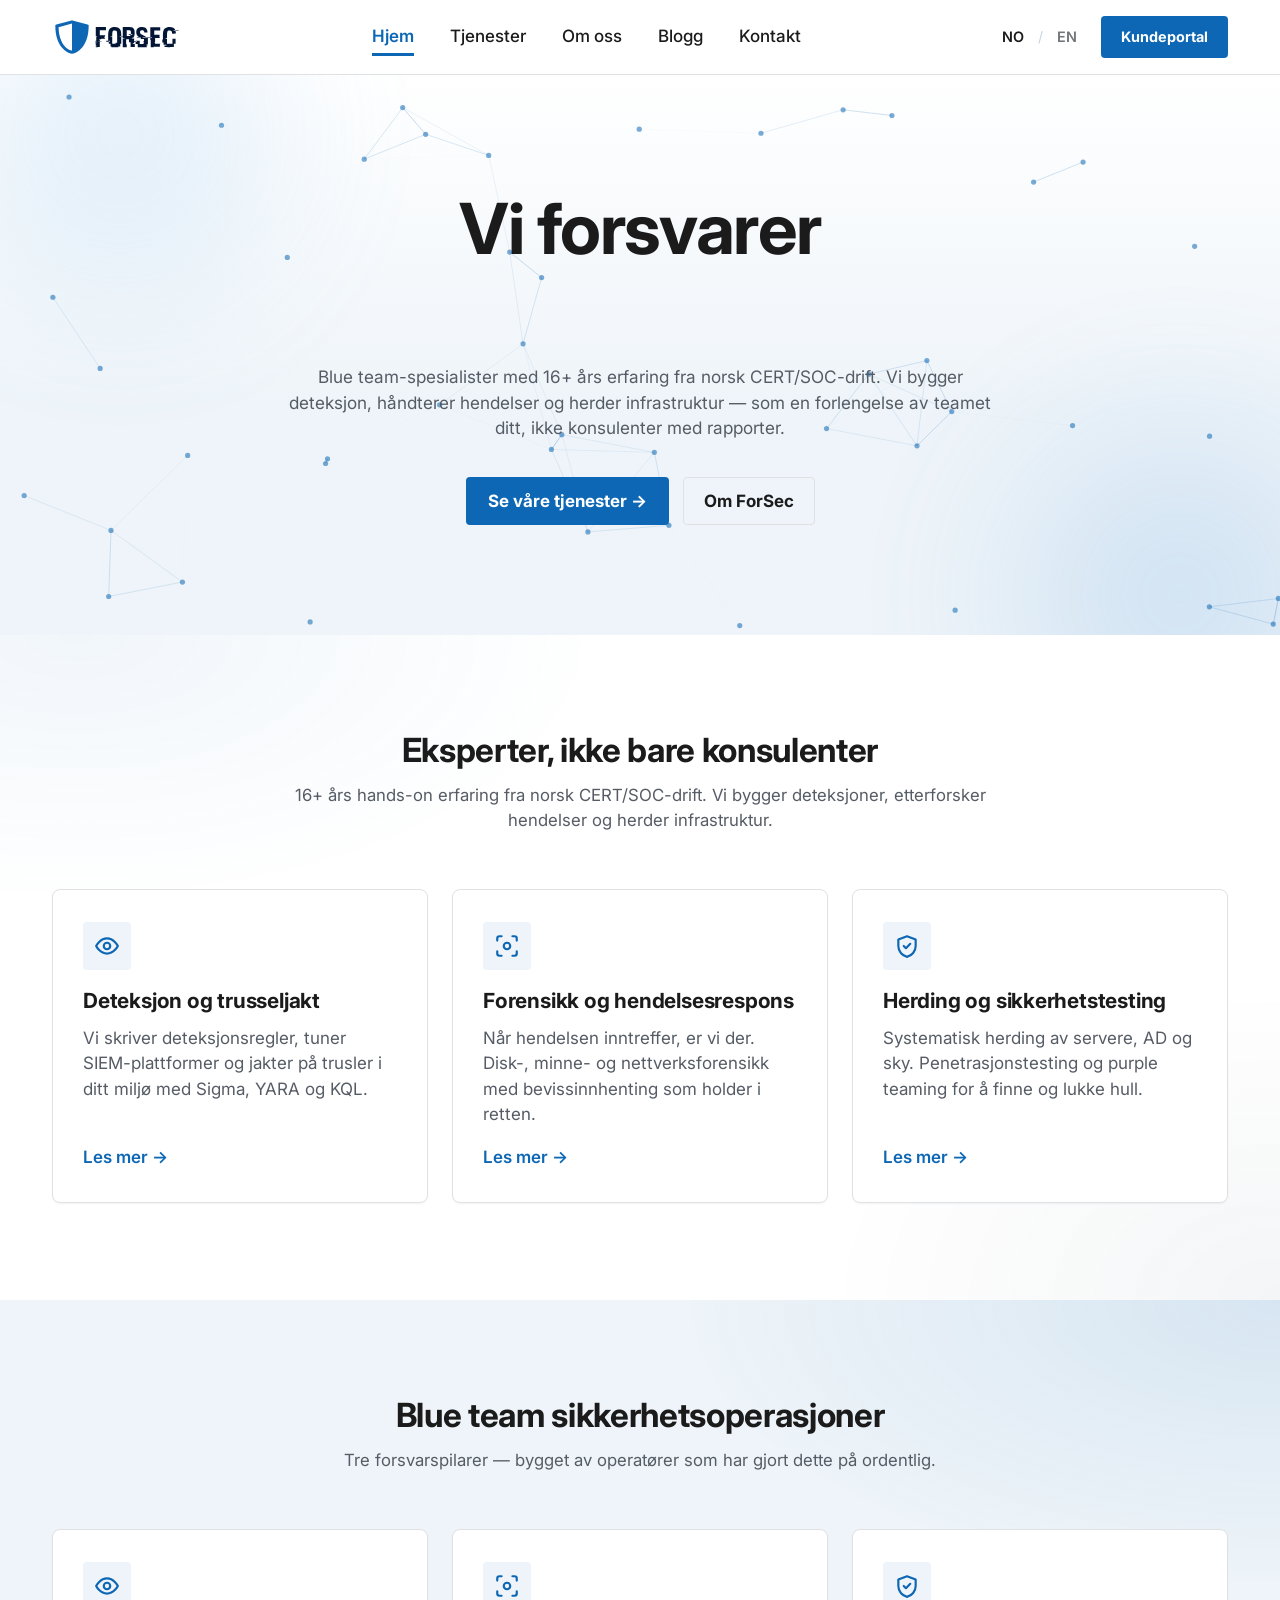
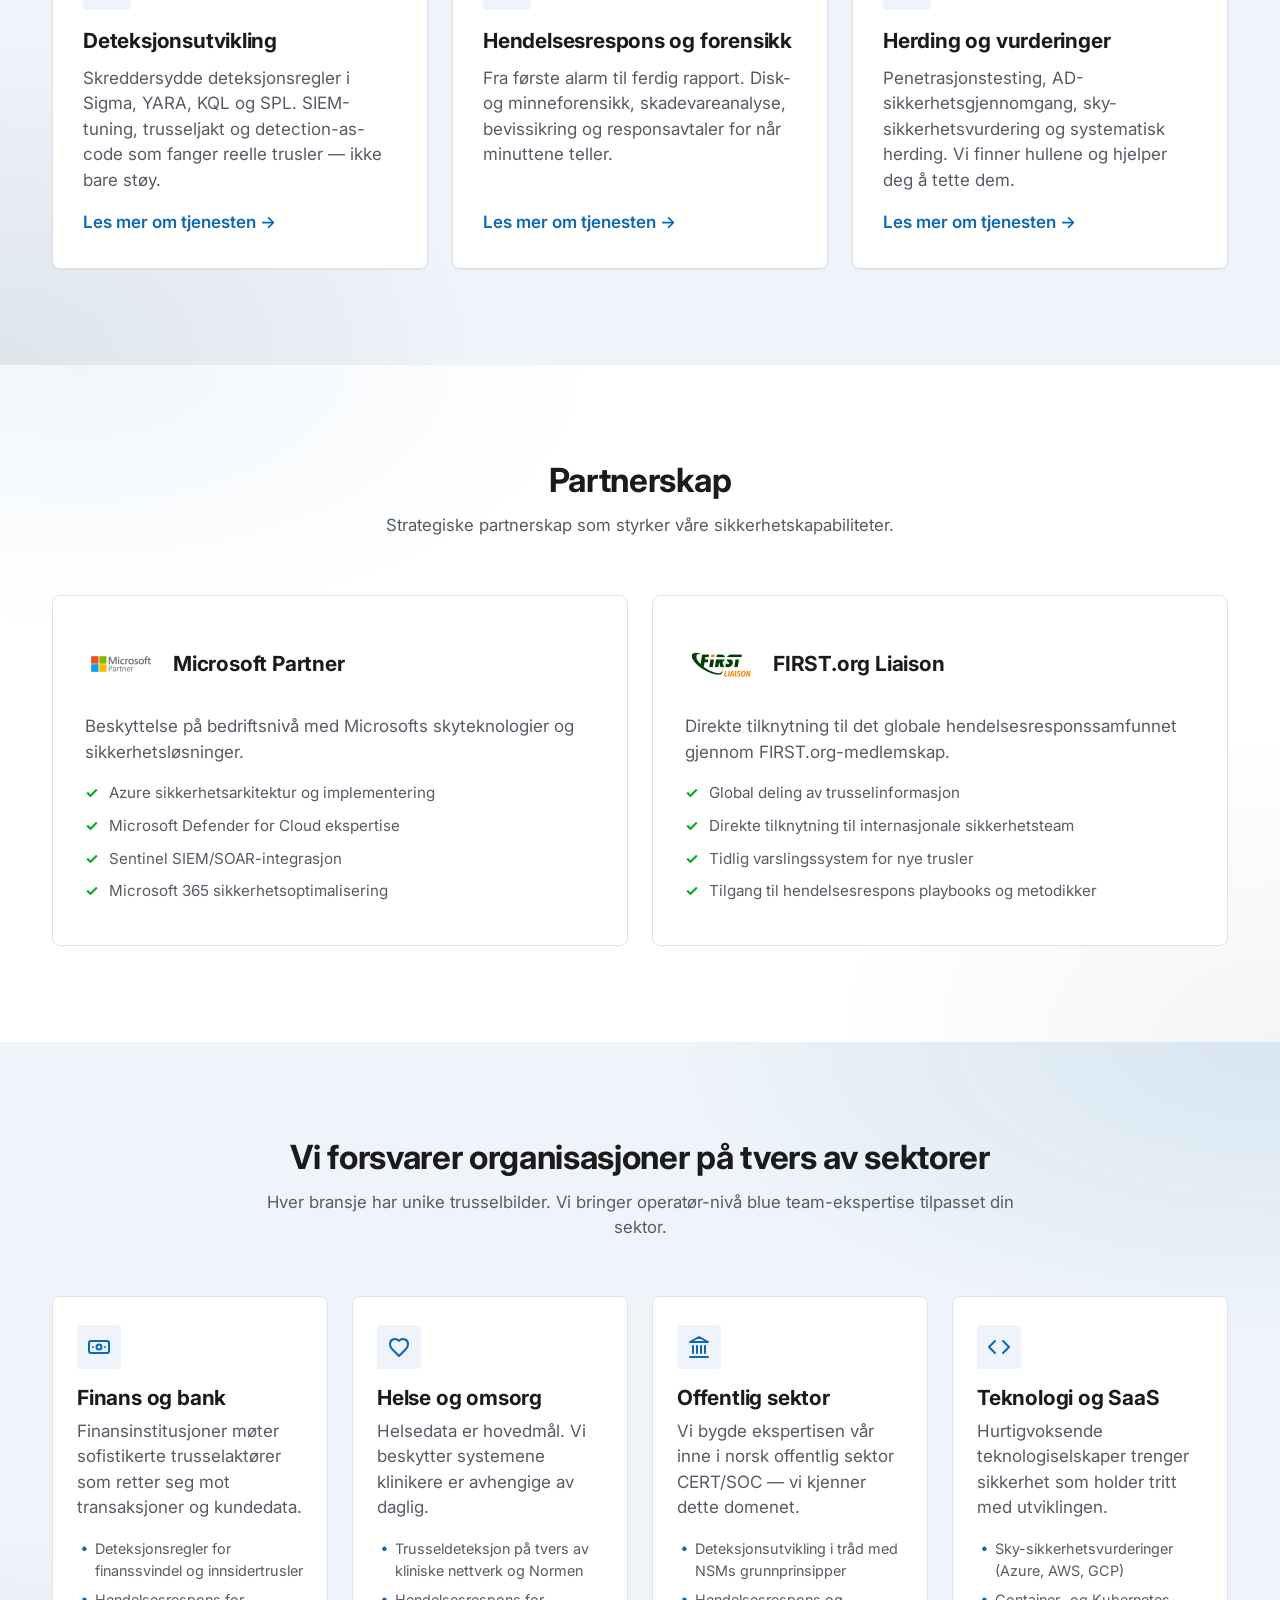
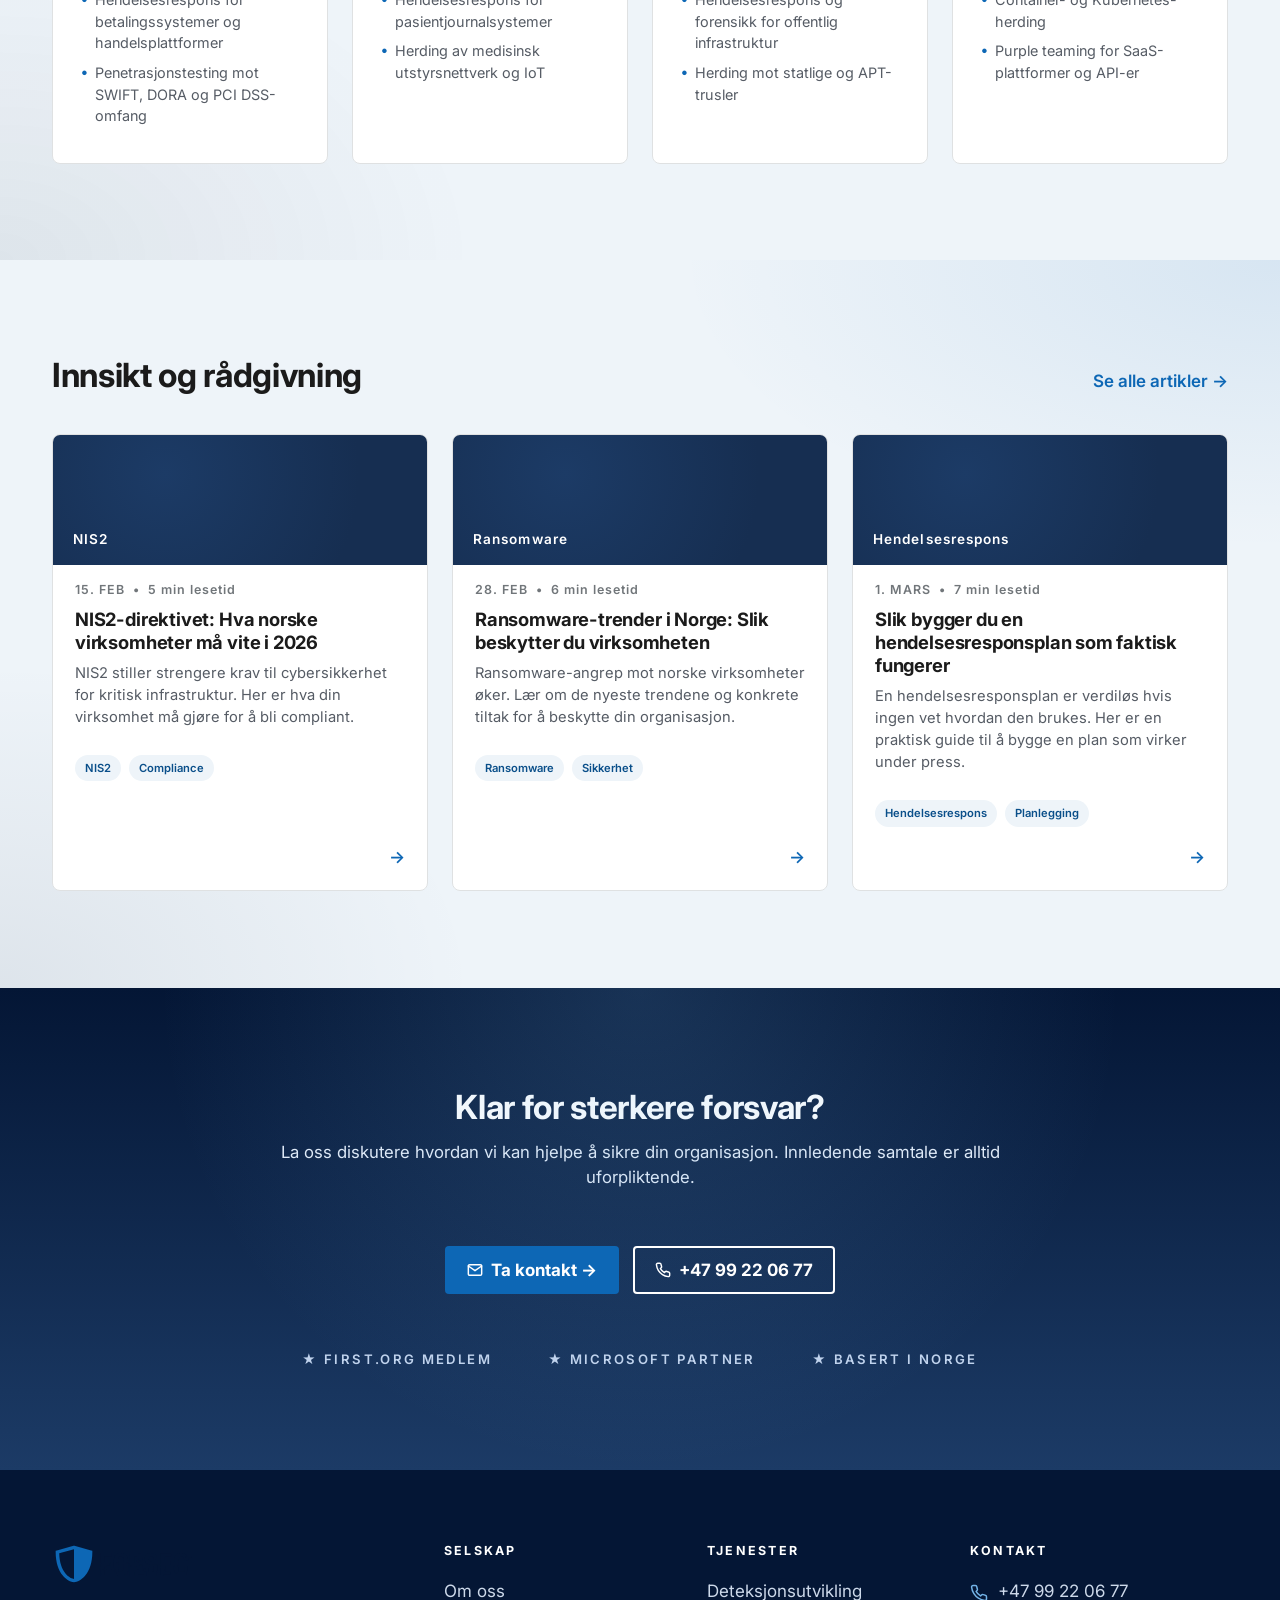
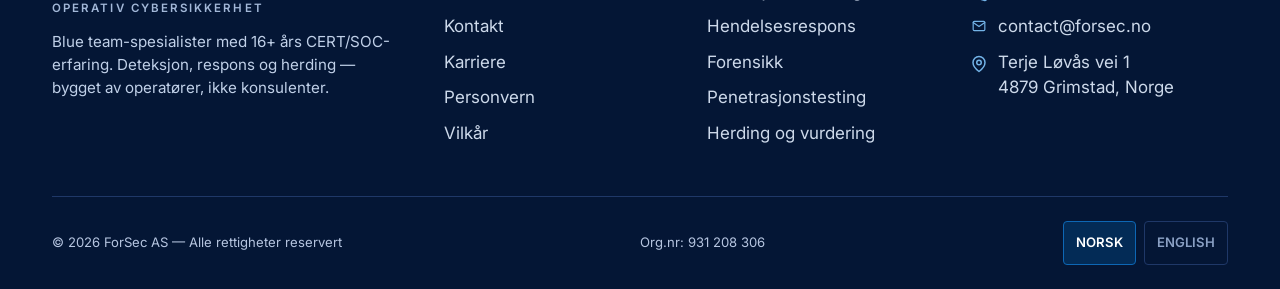
<file: index.html>
<!DOCTYPE html>
<html lang="nb" data-theme="light">
<head>
<meta charset="UTF-8" />
<meta name="viewport" content="width=device-width, initial-scale=1.0" />
<meta name="theme-color" content="#041635" />
<meta name="color-scheme" content="light dark" />
<meta name="robots" content="index, follow, max-image-preview:large" />
<meta name="googlebot" content="index, follow" />
<meta name="author" content="ForSec AS" />
<meta name="keywords" content="cybersikkerhet, blue team, CERT, SOC, deteksjon, hendelsesrespons, forensikk, pentest, herding, Sigma, YARA, KQL, MITRE ATT&CK, Norge, Grimstad" />
<meta name="description" content="Blue team-spesialister i Norge med 16+ års CERT/SOC-erfaring. Deteksjon, hendelsesrespons, forensikk, pentest og herding — bygget av operatører, ikke konsulenter." />

<title>ForSec – Operativ cybersikkerhet | Blue team, CERT/SOC, hendelsesrespons</title>

<link rel="canonical" href="https://forsec.no/" />
<link rel="alternate" hreflang="no" href="https://forsec.no/" />
<link rel="alternate" hreflang="en" href="https://forsec.no/?lang=en" />
<link rel="alternate" hreflang="x-default" href="https://forsec.no/" />

<!-- Open Graph -->
<meta property="og:type" content="website" />
<meta property="og:site_name" content="ForSec" />
<meta property="og:locale" content="nb_NO" />
<meta property="og:locale:alternate" content="en_US" />
<meta property="og:url" content="https://forsec.no/" />
<meta property="og:title" content="ForSec – Vi forsvarer dine systemer" />
<meta property="og:description" content="Blue team-spesialister med 16+ års CERT/SOC-erfaring. Deteksjon, respons og herding — bygget av operatører, ikke konsulenter." />
<meta property="og:image" content="https://forsec.no/forsec-logo.png" />
<meta property="og:image:alt" content="ForSec logo" />

<!-- Twitter -->
<meta name="twitter:card" content="summary_large_image" />
<meta name="twitter:title" content="ForSec – Vi forsvarer dine systemer" />
<meta name="twitter:description" content="Blue team-spesialister med 16+ års CERT/SOC-erfaring." />
<meta name="twitter:image" content="https://forsec.no/forsec-logo.png" />

<link rel="icon" type="image/png" href="favicon.png" />
<link rel="apple-touch-icon" href="favicon.png" />
<link rel="preconnect" href="https://fonts.googleapis.com" />
<link rel="preconnect" href="https://fonts.gstatic.com" crossorigin />
<link href="https://fonts.googleapis.com/css2?family=Inter:wght@300;400;500;600;700;800&display=swap" rel="stylesheet" />
<link rel="stylesheet" href="styles.css?v=1782205200" />

<!-- JSON-LD: Organization + LocalBusiness -->
<script type="application/ld+json">
{
  "@context": "https://schema.org",
  "@graph": [
    {
      "@type": "Organization",
      "@id": "https://forsec.no/#org",
      "name": "ForSec AS",
      "url": "https://forsec.no/",
      "logo": "https://forsec.no/forsec-logo.png",
      "email": "contact@forsec.no",
      "telephone": "+47 99 22 06 77",
      "vatID": "NO931208306",
      "address": {
        "@type": "PostalAddress",
        "streetAddress": "Terje Løvås vei 1",
        "postalCode": "4879",
        "addressLocality": "Grimstad",
        "addressCountry": "NO"
      },
      "sameAs": ["https://www.first.org/"]
    },
    {
      "@type": "WebSite",
      "@id": "https://forsec.no/#website",
      "url": "https://forsec.no/",
      "name": "ForSec",
      "inLanguage": ["nb-NO","en"],
      "publisher": { "@id": "https://forsec.no/#org" }
    },
    {
      "@type": "ProfessionalService",
      "name": "ForSec – Blue team cybersikkerhet",
      "image": "https://forsec.no/forsec-logo.png",
      "description": "Blue team-spesialister med 16+ års CERT/SOC-erfaring. Deteksjon, hendelsesrespons, forensikk, herding og penetrasjonstesting.",
      "areaServed": "NO",
      "priceRange": "$$",
      "telephone": "+47 99 22 06 77",
      "address": {
        "@type": "PostalAddress",
        "streetAddress": "Terje Løvås vei 1",
        "postalCode": "4879",
        "addressLocality": "Grimstad",
        "addressCountry": "NO"
      }
    }
  ]
}
</script>
</head>
<body>

<a class="skip-link" href="#main">Hopp til hovedinnhold</a>

<!-- ============ HEADER ============ -->
<header class="site-header">
  <div class="container header-inner">
    <a class="brand" href="#top" aria-label="ForSec hjem">
      <img class="brand-logo brand-logo--light" src="forsec-logo.svg" alt="ForSec" width="120" height="40" fetchpriority="high" /><img class="brand-logo brand-logo--dark" src="forsec-logo-dark.svg" alt="ForSec" width="120" height="40" fetchpriority="high" />
    </a>

    <nav class="main-nav" aria-label="Hovedmeny" data-i18n-aria-label="aria.nav">
      <a href="#top"        class="nav-link active" data-i18n="nav.home">Hjem</a>
      <a href="tjenester.html" class="nav-link"     data-i18n="nav.services">Tjenester</a>
      <a href="om-oss.html" class="nav-link"        data-i18n="nav.about">Om oss</a>
      <a href="blogg.html"  class="nav-link"        data-i18n="nav.blog">Blogg</a>
      <a href="kontakt.html" class="nav-link"       data-i18n="nav.contact">Kontakt</a>
    </nav>

    <div class="header-utils">
      <button class="theme-toggle" id="themeToggle" aria-label="Bytt tema" data-i18n-aria-label="aria.theme">
        <span class="icon-wrap">
          <svg class="icon icon-sun"  viewBox="0 0 24 24" aria-hidden="true">
            <circle cx="12" cy="12" r="4.2" fill="currentColor"/>
            <g stroke="currentColor" stroke-width="2.2" stroke-linecap="round">
              <path d="M12 2.5v2.7M12 18.8v2.7M2.5 12h2.7M18.8 12h2.7M4.9 4.9l1.9 1.9M17.2 17.2l1.9 1.9M4.9 19.1l1.9-1.9M17.2 6.8l1.9-1.9"/>
            </g>
          </svg>
          <svg class="icon icon-moon" viewBox="0 0 24 24" aria-hidden="true">
            <path d="M20 14.5A8 8 0 0 1 9.5 4a8 8 0 1 0 10.5 10.5Z" fill="currentColor"/>
          </svg>
        </span>
      </button>
      <div class="lang-toggle" role="group" aria-label="Språk" data-i18n-aria-label="aria.lang">
        <button class="lang-btn active" data-lang="no">NO</button>
        <span class="lang-sep">/</span>
        <button class="lang-btn"        data-lang="en">EN</button>
      </div>
      <button class="btn btn-primary btn-sm" type="button" data-action="login" data-i18n="nav.cta">Kundeportal</button>
    </div>
  </div>
</header>

<main id="main">

<!-- ============ HERO ============ -->
<section class="hero" id="top" aria-labelledby="hero-title">
  <canvas class="hero-net" id="heroNet" aria-hidden="true"></canvas>
  <div class="container hero-inner">
    <h1 class="hero-title" id="hero-title">
      <span data-i18n="hero.title.prefix">Vi forsvarer</span><br/>
      <span class="rotator" id="heroRotator" aria-live="polite">din organisasjon</span>
    </h1>
    <p class="hero-lede" data-i18n="hero.lede">
      Blue team-spesialister med 16+ års erfaring fra norsk CERT/SOC-drift. Vi bygger deteksjon,
      håndterer hendelser og herder infrastruktur — som en forlengelse av teamet ditt, ikke
      konsulenter med rapporter.
    </p>
    <div class="hero-actions">
      <a class="btn btn-primary" href="tjenester.html" data-i18n="hero.cta1">Se våre tjenester →</a>
      <a class="btn btn-ghost"   href="om-oss.html" data-i18n="hero.cta2">Om ForSec</a>
    </div>
  </div>
</section>

<!-- ============ WHO WE ARE ============ -->
<section class="section section-light" id="om">
  <div class="container">
    <div class="section-head">
      <h2 data-i18n="who.title">Eksperter, ikke bare konsulenter</h2>
      <p class="lede" data-i18n="who.lede">16+ års hands-on erfaring fra norsk CERT/SOC-drift. Vi bygger deteksjoner, etterforsker hendelser og herder infrastruktur.</p>
    </div>

    <div class="grid grid-3">
      <article class="service-card reveal">
        <div class="svc-icon" aria-hidden="true"><svg viewBox="0 0 24 24"><g fill="none" stroke="currentColor" stroke-width="2" stroke-linecap="round" stroke-linejoin="round"><path d="M2 12s3.5-7 10-7 10 7 10 7-3.5 7-10 7-10-7-10-7Z"/><circle cx="12" cy="12" r="3"/></g></svg></div>
        <h3 data-i18n="who.c1.title">Deteksjon og trusseljakt</h3>
        <p data-i18n="who.c1.body">Vi skriver deteksjonsregler, tuner SIEM-plattformer og jakter på trusler i ditt miljø med Sigma, YARA og KQL.</p>
        <a class="card-link" href="blogg.html" data-i18n="common.readmore">Les mer →</a>
      </article>

      <article class="service-card reveal">
        <div class="svc-icon" aria-hidden="true"><svg viewBox="0 0 24 24"><g fill="none" stroke="currentColor" stroke-width="2" stroke-linecap="round" stroke-linejoin="round"><path d="M3 7V5a2 2 0 0 1 2-2h2M17 3h2a2 2 0 0 1 2 2v2M21 17v2a2 2 0 0 1-2 2h-2M7 21H5a2 2 0 0 1-2-2v-2"/><circle cx="12" cy="12" r="3"/></g></svg></div>
        <h3 data-i18n="who.c2.title">Forensikk og hendelsesrespons</h3>
        <p data-i18n="who.c2.body">Når hendelsen inntreffer, er vi der. Disk-, minne- og nettverksforensikk med bevissinnhenting som holder i retten.</p>
        <a class="card-link" href="blogg.html" data-i18n="common.readmore">Les mer →</a>
      </article>

      <article class="service-card reveal">
        <div class="svc-icon" aria-hidden="true"><svg viewBox="0 0 24 24"><g fill="none" stroke="currentColor" stroke-width="2" stroke-linecap="round" stroke-linejoin="round"><path d="M12 3 4 6v6c0 5 3.5 9 8 10 4.5-1 8-5 8-10V6l-8-3Z"/><path d="m9 12 2 2 4-4"/></g></svg></div>
        <h3 data-i18n="who.c3.title">Herding og sikkerhetstesting</h3>
        <p data-i18n="who.c3.body">Systematisk herding av servere, AD og sky. Penetrasjonstesting og purple teaming for å finne og lukke hull.</p>
        <a class="card-link" href="blogg.html" data-i18n="common.readmore">Les mer →</a>
      </article>
    </div>
  </div>
</section>

<!-- ============ CORE COMPETENCE ============ -->
<section class="section section-tint" id="tjenester">
  <div class="container">
    <div class="section-head">
      <h2 data-i18n="core.title">Blue team sikkerhetsoperasjoner</h2>
      <p class="lede" data-i18n="core.lede">Tre forsvarspilarer — bygget av operatører som har gjort dette på ordentlig.</p>
    </div>

    <div class="grid grid-3">
      <article class="service-card pillar-card reveal">
        <div class="svc-icon" aria-hidden="true"><svg viewBox="0 0 24 24"><g fill="none" stroke="currentColor" stroke-width="2" stroke-linecap="round" stroke-linejoin="round"><path d="M2 12s3.5-7 10-7 10 7 10 7-3.5 7-10 7-10-7-10-7Z"/><circle cx="12" cy="12" r="3"/></g></svg></div>
        <h3 data-i18n="core.c1.title">Deteksjonsutvikling</h3>
        <p data-i18n="core.c1.body">Skreddersydde deteksjonsregler i Sigma, YARA, KQL og SPL. SIEM-tuning, trusseljakt og detection-as-code som fanger reelle trusler — ikke bare støy.</p>
        <a class="card-link" href="tjenester.html" data-i18n="common.readmoreSvc">Les mer om tjenesten →</a>
      </article>

      <article class="service-card pillar-card reveal">
        <div class="svc-icon" aria-hidden="true"><svg viewBox="0 0 24 24"><g fill="none" stroke="currentColor" stroke-width="2" stroke-linecap="round" stroke-linejoin="round"><path d="M3 7V5a2 2 0 0 1 2-2h2M17 3h2a2 2 0 0 1 2 2v2M21 17v2a2 2 0 0 1-2 2h-2M7 21H5a2 2 0 0 1-2-2v-2"/><circle cx="12" cy="12" r="3"/></g></svg></div>
        <h3 data-i18n="core.c2.title">Hendelsesrespons og forensikk</h3>
        <p data-i18n="core.c2.body">Fra første alarm til ferdig rapport. Disk- og minneforensikk, skadevareanalyse, bevissikring og responsavtaler for når minuttene teller.</p>
        <a class="card-link" href="tjenester.html" data-i18n="common.readmoreSvc">Les mer om tjenesten →</a>
      </article>

      <article class="service-card pillar-card reveal">
        <div class="svc-icon" aria-hidden="true"><svg viewBox="0 0 24 24"><g fill="none" stroke="currentColor" stroke-width="2" stroke-linecap="round" stroke-linejoin="round"><path d="M12 3 4 6v6c0 5 3.5 9 8 10 4.5-1 8-5 8-10V6l-8-3Z"/><path d="m9 12 2 2 4-4"/></g></svg></div>
        <h3 data-i18n="core.c3.title">Herding og vurderinger</h3>
        <p data-i18n="core.c3.body">Penetrasjonstesting, AD-sikkerhetsgjennomgang, sky-sikkerhetsvurdering og systematisk herding. Vi finner hullene og hjelper deg å tette dem.</p>
        <a class="card-link" href="tjenester.html" data-i18n="common.readmoreSvc">Les mer om tjenesten →</a>
      </article>
    </div>
  </div>
</section>

<!-- ============ PARTNERS ============ -->
<section class="section section-light">
  <div class="container">
    <div class="section-head">
      <h2 data-i18n="partners.title">Partnerskap</h2>
      <p class="lede" data-i18n="partners.lede">Strategiske partnerskap som styrker våre sikkerhetskapabiliteter.</p>
    </div>

    <div class="grid grid-2">
      <article class="partner-card reveal">
        <header class="partner-head">
          <img class="partner-logo" src="microsoft-partner.webp" alt="Microsoft Partner logo" width="72" height="72" loading="lazy" decoding="async" />
          <h3 data-i18n="partners.p1.title">Microsoft Partner</h3>
        </header>
        <p data-i18n="partners.p1.body">Beskyttelse på bedriftsnivå med Microsofts skyteknologier og sikkerhetsløsninger.</p>
        <ul class="check-list">
          <li data-i18n="partners.p1.l1">Azure sikkerhetsarkitektur og implementering</li>
          <li data-i18n="partners.p1.l2">Microsoft Defender for Cloud ekspertise</li>
          <li data-i18n="partners.p1.l3">Sentinel SIEM/SOAR-integrasjon</li>
          <li data-i18n="partners.p1.l4">Microsoft 365 sikkerhetsoptimalisering</li>
        </ul>
      </article>

      <article class="partner-card reveal">
        <header class="partner-head">
          <img class="partner-logo" src="first-org.webp" alt="FIRST.org Liaison logo" width="72" height="72" loading="lazy" decoding="async" />
          <h3 data-i18n="partners.p2.title">FIRST.org Liaison</h3>
        </header>
        <p data-i18n="partners.p2.body">Direkte tilknytning til det globale hendelsesresponssamfunnet gjennom FIRST.org-medlemskap.</p>
        <ul class="check-list">
          <li data-i18n="partners.p2.l1">Global deling av trusselinformasjon</li>
          <li data-i18n="partners.p2.l2">Direkte tilknytning til internasjonale sikkerhetsteam</li>
          <li data-i18n="partners.p2.l3">Tidlig varslingssystem for nye trusler</li>
          <li data-i18n="partners.p2.l4">Tilgang til hendelsesrespons playbooks og metodikker</li>
        </ul>
      </article>
    </div>
  </div>
</section>

<!-- ============ INDUSTRIES ============ -->
<section class="section section-tint">
  <div class="container">
    <div class="section-head">
      <h2 data-i18n="ind.title">Vi forsvarer organisasjoner på tvers av sektorer</h2>
      <p class="lede" data-i18n="ind.lede">Hver bransje har unike trusselbilder. Vi bringer operatør-nivå blue team-ekspertise tilpasset din sektor.</p>
    </div>

    <div class="grid grid-4">
      <article class="industry-card reveal">
        <div class="industry-icon"><svg viewBox="0 0 24 24"><g fill="none" stroke="currentColor" stroke-width="2" stroke-linecap="round" stroke-linejoin="round"><rect x="2" y="6" width="20" height="12" rx="2"/><circle cx="12" cy="12" r="2.5"/><path d="M6 12h.01M18 12h.01"/></g></svg></div>
        <h3 data-i18n="ind.i1.title">Finans og bank</h3>
        <p data-i18n="ind.i1.body">Finansinstitusjoner møter sofistikerte trusselaktører som retter seg mot transaksjoner og kundedata.</p>
        <ul>
          <li data-i18n="ind.i1.l1">Deteksjonsregler for finanssvindel og innsidertrusler</li>
          <li data-i18n="ind.i1.l2">Hendelsesrespons for betalingssystemer og handelsplattformer</li>
          <li data-i18n="ind.i1.l3">Penetrasjonstesting mot SWIFT, DORA og PCI DSS-omfang</li>
        </ul>
      </article>

      <article class="industry-card reveal">
        <div class="industry-icon"><svg viewBox="0 0 24 24"><g fill="none" stroke="currentColor" stroke-width="2" stroke-linecap="round" stroke-linejoin="round"><path d="M19 14c1.5-1.5 2-3.2 2-5a5 5 0 0 0-9-3 5 5 0 0 0-9 3c0 1.8.5 3.5 2 5l7 7 7-7Z"/></g></svg></div>
        <h3 data-i18n="ind.i2.title">Helse og omsorg</h3>
        <p data-i18n="ind.i2.body">Helsedata er hovedmål. Vi beskytter systemene klinikere er avhengige av daglig.</p>
        <ul>
          <li data-i18n="ind.i2.l1">Trusseldeteksjon på tvers av kliniske nettverk og Normen</li>
          <li data-i18n="ind.i2.l2">Hendelsesrespons for pasientjournalsystemer</li>
          <li data-i18n="ind.i2.l3">Herding av medisinsk utstyrsnettverk og IoT</li>
        </ul>
      </article>

      <article class="industry-card reveal">
        <div class="industry-icon"><svg viewBox="0 0 24 24"><g fill="none" stroke="currentColor" stroke-width="2" stroke-linecap="round" stroke-linejoin="round"><path d="M3 22h18M6 18v-7M10 18v-7M14 18v-7M18 18v-7M12 2 3 7h18l-9-5Z"/></g></svg></div>
        <h3 data-i18n="ind.i3.title">Offentlig sektor</h3>
        <p data-i18n="ind.i3.body">Vi bygde ekspertisen vår inne i norsk offentlig sektor CERT/SOC — vi kjenner dette domenet.</p>
        <ul>
          <li data-i18n="ind.i3.l1">Deteksjonsutvikling i tråd med NSMs grunnprinsipper</li>
          <li data-i18n="ind.i3.l2">Hendelsesrespons og forensikk for offentlig infrastruktur</li>
          <li data-i18n="ind.i3.l3">Herding mot statlige og APT-trusler</li>
        </ul>
      </article>

      <article class="industry-card reveal">
        <div class="industry-icon"><svg viewBox="0 0 24 24"><g fill="none" stroke="currentColor" stroke-width="2" stroke-linecap="round" stroke-linejoin="round"><path d="m16 18 6-6-6-6M8 6l-6 6 6 6"/></g></svg></div>
        <h3 data-i18n="ind.i4.title">Teknologi og SaaS</h3>
        <p data-i18n="ind.i4.body">Hurtigvoksende teknologiselskaper trenger sikkerhet som holder tritt med utviklingen.</p>
        <ul>
          <li data-i18n="ind.i4.l1">Sky-sikkerhetsvurderinger (Azure, AWS, GCP)</li>
          <li data-i18n="ind.i4.l2">Container- og Kubernetes-herding</li>
          <li data-i18n="ind.i4.l3">Purple teaming for SaaS-plattformer og API-er</li>
        </ul>
      </article>
    </div>
  </div>
</section>

<!-- ============ BLOG ============ -->
<section class="section section-tint" id="blogg">
  <div class="container">
    <div class="section-head section-head-row">
      <div>
        <h2 data-i18n="blog.title">Innsikt og rådgivning</h2>
      </div>
      <a class="link" href="blogg.html" data-i18n="blog.all">Se alle artikler →</a>
    </div>

    <div class="grid grid-3">
      <article class="blog-card reveal">
        <div class="blog-cover"><span class="blog-tag">NIS2</span></div>
        <div class="blog-meta"><span data-i18n="blog.b1.date">15. FEB</span><span>•</span><span data-i18n="blog.b1.read">5 min lesetid</span></div>
        <h3 data-i18n="blog.b1.title">NIS2-direktivet: Hva norske virksomheter må vite i 2026</h3>
        <p data-i18n="blog.b1.body">NIS2 stiller strengere krav til cybersikkerhet for kritisk infrastruktur. Her er hva din virksomhet må gjøre for å bli compliant.</p>
        <ul class="chips small"><li>NIS2</li><li>Compliance</li></ul>
        <a class="card-link" href="blogg.html" aria-label="Les hele artikkelen">→</a>
      </article>

      <article class="blog-card reveal">
        <div class="blog-cover"><span class="blog-tag">Ransomware</span></div>
        <div class="blog-meta"><span data-i18n="blog.b2.date">28. FEB</span><span>•</span><span data-i18n="blog.b2.read">6 min lesetid</span></div>
        <h3 data-i18n="blog.b2.title">Ransomware-trender i Norge: Slik beskytter du virksomheten</h3>
        <p data-i18n="blog.b2.body">Ransomware-angrep mot norske virksomheter øker. Lær om de nyeste trendene og konkrete tiltak for å beskytte din organisasjon.</p>
        <ul class="chips small"><li>Ransomware</li><li data-i18n="blog.b2.tag">Sikkerhet</li></ul>
        <a class="card-link" href="blogg.html" aria-label="Les hele artikkelen">→</a>
      </article>

      <article class="blog-card reveal">
        <div class="blog-cover"><span class="blog-tag" data-i18n="blog.b3.tag">Hendelsesrespons</span></div>
        <div class="blog-meta"><span data-i18n="blog.b3.date">1. MARS</span><span>•</span><span data-i18n="blog.b3.read">7 min lesetid</span></div>
        <h3 data-i18n="blog.b3.title">Slik bygger du en hendelsesresponsplan som faktisk fungerer</h3>
        <p data-i18n="blog.b3.body">En hendelsesresponsplan er verdiløs hvis ingen vet hvordan den brukes. Her er en praktisk guide til å bygge en plan som virker under press.</p>
        <ul class="chips small"><li data-i18n="blog.b3.chip1">Hendelsesrespons</li><li data-i18n="blog.b3.chip2">Planlegging</li></ul>
        <a class="card-link" href="blogg.html" aria-label="Les hele artikkelen">→</a>
      </article>
    </div>
  </div>
</section>

<!-- ============ CTA ============ -->
<section class="section cta-section" id="kontakt">
  <div class="container">
    <div class="section-head">
      <h2 class="light" data-i18n="cta.title">Klar for sterkere forsvar?</h2>
      <p class="lede light" data-i18n="cta.lede">La oss diskutere hvordan vi kan hjelpe å sikre din organisasjon. Innledende samtale er alltid uforpliktende.</p>
    </div>
    <div class="cta-actions">
      <a class="btn btn-primary"       href="mailto:contact@forsec.no" data-i18n="cta.btn1"><svg viewBox="0 0 24 24" width="16" height="16" fill="none" stroke="currentColor" stroke-width="2.2" stroke-linecap="round" stroke-linejoin="round" aria-hidden="true" style="vertical-align:-3px"><rect x="2" y="4" width="20" height="16" rx="2"/><path d="m2 6 10 7L22 6"/></svg> Ta kontakt →</a>
      <a class="btn btn-outline-light" href="tel:+4799220677" aria-label="Ring +47 99 22 06 77"><svg viewBox="0 0 24 24" width="16" height="16" fill="none" stroke="currentColor" stroke-width="2.2" stroke-linecap="round" stroke-linejoin="round" aria-hidden="true" style="vertical-align:-3px"><path d="M22 16.92v3a2 2 0 0 1-2.18 2 19.79 19.79 0 0 1-8.63-3.07 19.5 19.5 0 0 1-6-6 19.79 19.79 0 0 1-3.07-8.67A2 2 0 0 1 4.11 2h3a2 2 0 0 1 2 1.72 12.84 12.84 0 0 0 .7 2.81 2 2 0 0 1-.45 2.11L8.09 9.91a16 16 0 0 0 6 6l1.27-1.27a2 2 0 0 1 2.11-.45 12.84 12.84 0 0 0 2.81.7A2 2 0 0 1 22 16.92z"/></svg> +47 99 22 06 77</a>
    </div>
    <ul class="trust-row">
      <li data-i18n="cta.t1"><span aria-hidden="true">★</span> FIRST.ORG MEDLEM</li>
      <li data-i18n="cta.t2"><span aria-hidden="true">★</span> MICROSOFT PARTNER</li>
      <li data-i18n="cta.t3"><span aria-hidden="true">★</span> BASERT I NORGE</li>
    </ul>
  </div>
</section>

</main>

<!-- ============ FOOTER ============ -->
<footer class="site-footer">
  <div class="container">
    <div class="footer-grid">
      <div class="footer-brand">
        <a class="brand" href="#top">
          <img class="brand-logo brand-logo--light" src="forsec-logo.svg" alt="ForSec" width="120" height="40" loading="lazy" decoding="async" /><img class="brand-logo brand-logo--dark" src="forsec-logo-dark.svg" alt="ForSec" width="120" height="40" loading="lazy" decoding="async" />
        </a>
        <span class="footer-tag" data-i18n="footer.tag">OPERATIV CYBERSIKKERHET</span>
        <p data-i18n="footer.body">Blue team-spesialister med 16+ års CERT/SOC-erfaring. Deteksjon, respons og herding — bygget av operatører, ikke konsulenter.</p>
      </div>

      <div class="footer-col">
        <h4 data-i18n="footer.h1">SELSKAP</h4>
        <ul>
          <li><a href="om-oss.html" data-i18n="footer.about">Om oss</a></li>
          <li><a href="kontakt.html" data-i18n="footer.contact">Kontakt</a></li>
          <li><a href="kontakt.html" data-i18n="footer.career">Karriere</a></li>
          <li><a href="#"        data-i18n="footer.privacy">Personvern</a></li>
          <li><a href="#"        data-i18n="footer.terms">Vilkår</a></li>
        </ul>
      </div>

      <div class="footer-col">
        <h4 data-i18n="footer.h2">TJENESTER</h4>
        <ul>
          <li><a href="tjenester.html" data-i18n="footer.s1">Deteksjonsutvikling</a></li>
          <li><a href="tjenester.html" data-i18n="footer.s2">Hendelsesrespons</a></li>
          <li><a href="tjenester.html" data-i18n="footer.s3">Forensikk</a></li>
          <li><a href="tjenester.html" data-i18n="footer.s4">Penetrasjonstesting</a></li>
          <li><a href="tjenester.html" data-i18n="footer.s5">Herding og vurdering</a></li>
        </ul>
      </div>

      <div class="footer-col">
        <h4 data-i18n="footer.h3">KONTAKT</h4>
        <ul class="contact-list">
          <li><span class="ci" aria-hidden="true"><svg viewBox="0 0 24 24" width="18" height="18" fill="none" stroke="currentColor" stroke-width="2" stroke-linecap="round" stroke-linejoin="round"><path d="M22 16.92v3a2 2 0 0 1-2.18 2 19.79 19.79 0 0 1-8.63-3.07 19.5 19.5 0 0 1-6-6 19.79 19.79 0 0 1-3.07-8.67A2 2 0 0 1 4.11 2h3a2 2 0 0 1 2 1.72 12.84 12.84 0 0 0 .7 2.81 2 2 0 0 1-.45 2.11L8.09 9.91a16 16 0 0 0 6 6l1.27-1.27a2 2 0 0 1 2.11-.45 12.84 12.84 0 0 0 2.81.7A2 2 0 0 1 22 16.92z"/></svg></span><a href="tel:+4799220677">+47 99 22 06 77</a></li>
          <li><span class="ci" aria-hidden="true"><svg viewBox="0 0 24 24" width="18" height="14" fill="none" stroke="currentColor" stroke-width="2" stroke-linecap="round" stroke-linejoin="round"><rect x="2" y="4" width="20" height="16" rx="2"/><path d="m2 6 10 7L22 6"/></svg></span><a href="mailto:contact@forsec.no">contact@forsec.no</a></li>
          <li><span class="ci" aria-hidden="true"><svg viewBox="0 0 24 24" width="18" height="18" fill="none" stroke="currentColor" stroke-width="2" stroke-linecap="round" stroke-linejoin="round"><path d="M20 10c0 6-8 12-8 12s-8-6-8-12a8 8 0 0 1 16 0z"/><circle cx="12" cy="10" r="3"/></svg></span><span data-i18n="footer.addr">Terje Løvås vei 1<br/>4879 Grimstad, Norge</span></li>
        </ul>
      </div>
    </div>

    <div class="footer-bottom">
      <span data-i18n="footer.copy">© 2026 ForSec AS — Alle rettigheter reservert</span>
      <span data-i18n="footer.orgnr">Org.nr: 931 208 306</span>
      <div class="footer-lang">
        <button class="lang-btn active" data-lang="no" data-i18n="footer.lang.no">NORSK</button>
        <button class="lang-btn"        data-lang="en" data-i18n="footer.lang.en">ENGLISH</button>
      </div>
    </div>
  </div>
</footer>

<script src="script.js?v=1782201700"></script>
</body>
</html>
</file>
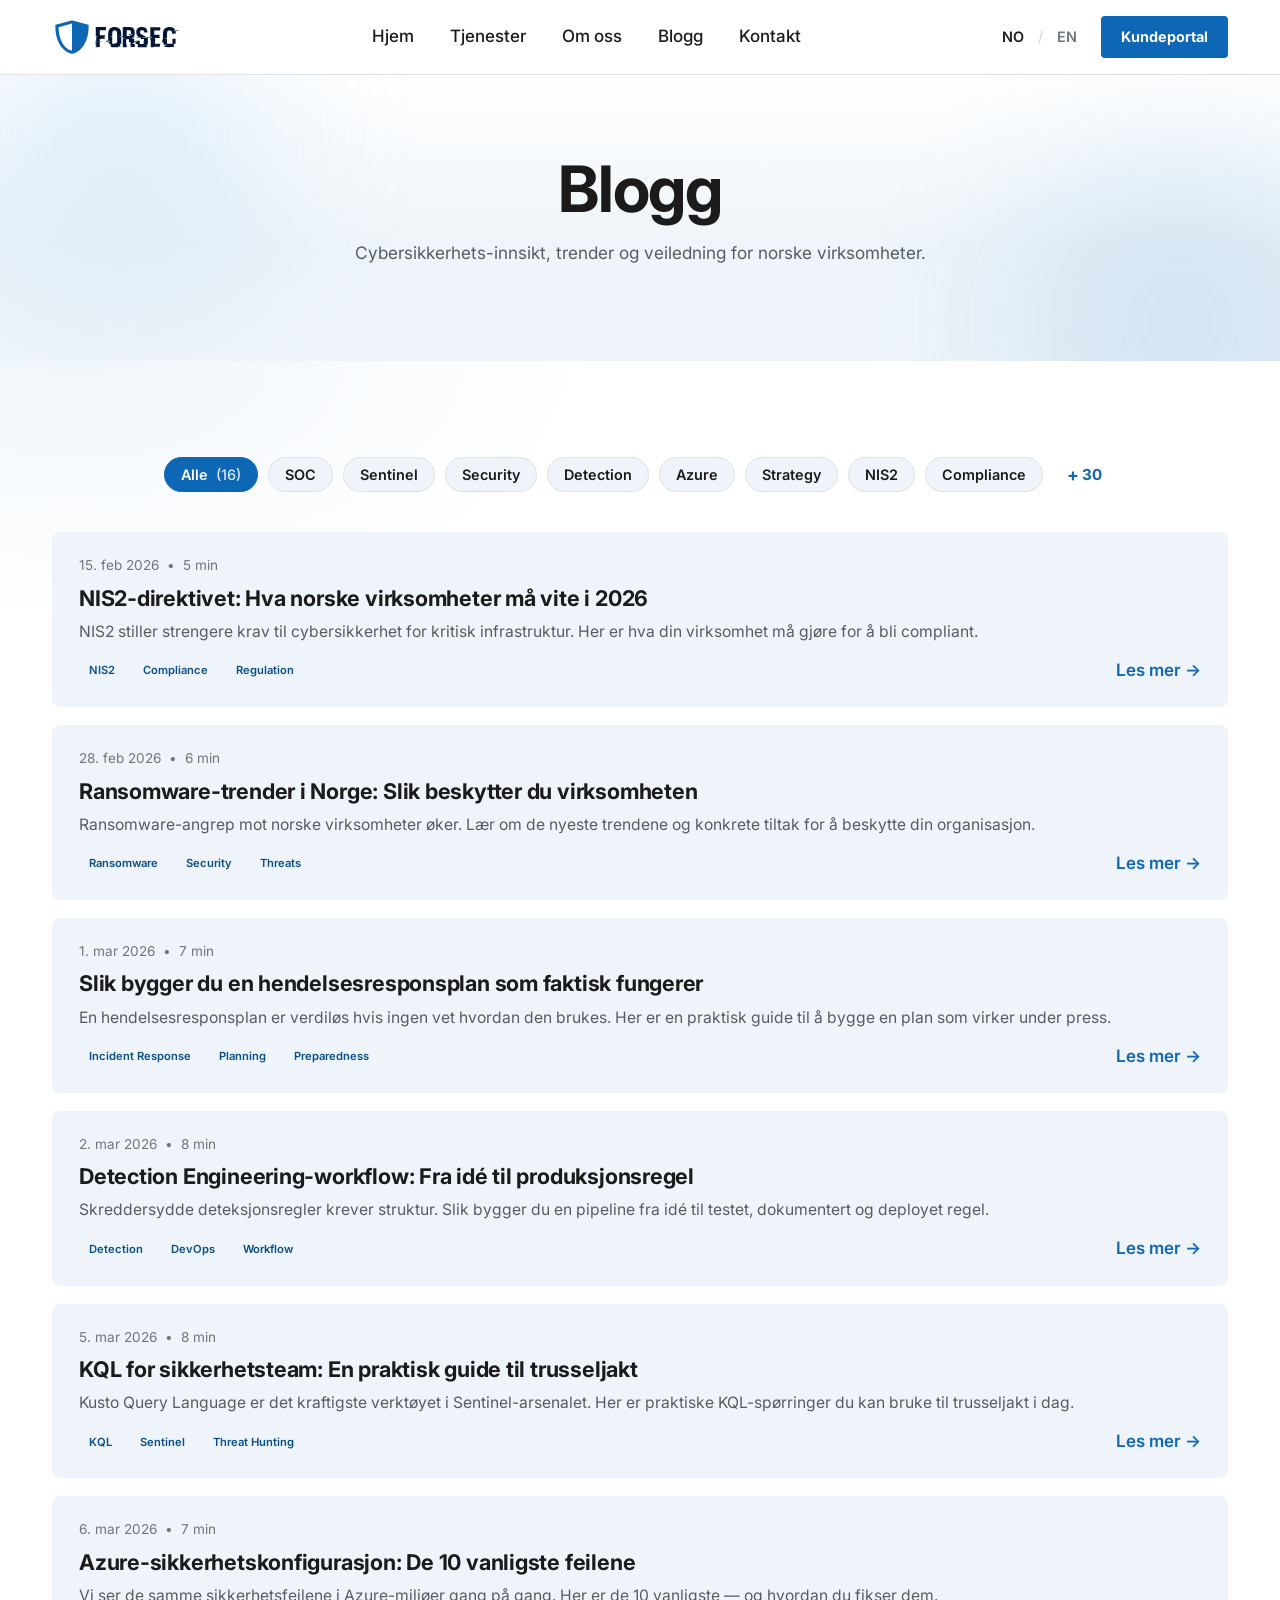
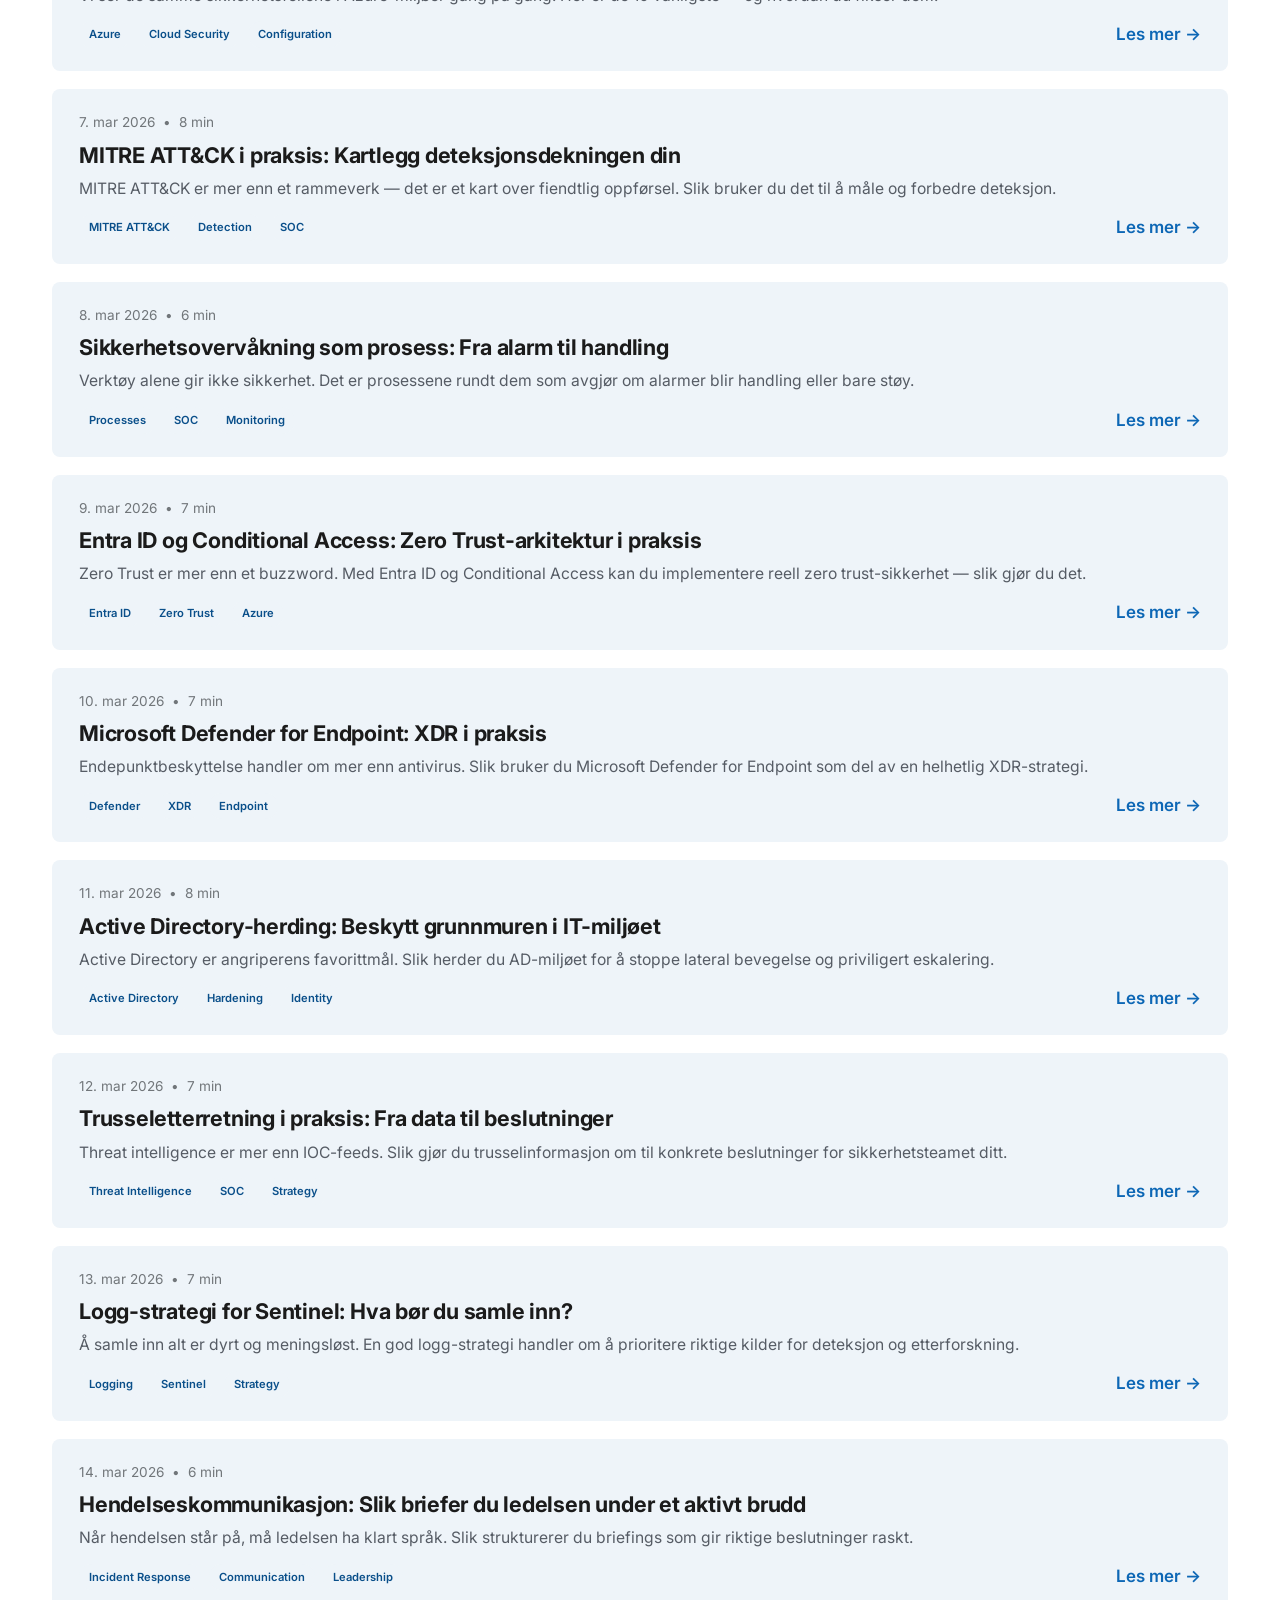
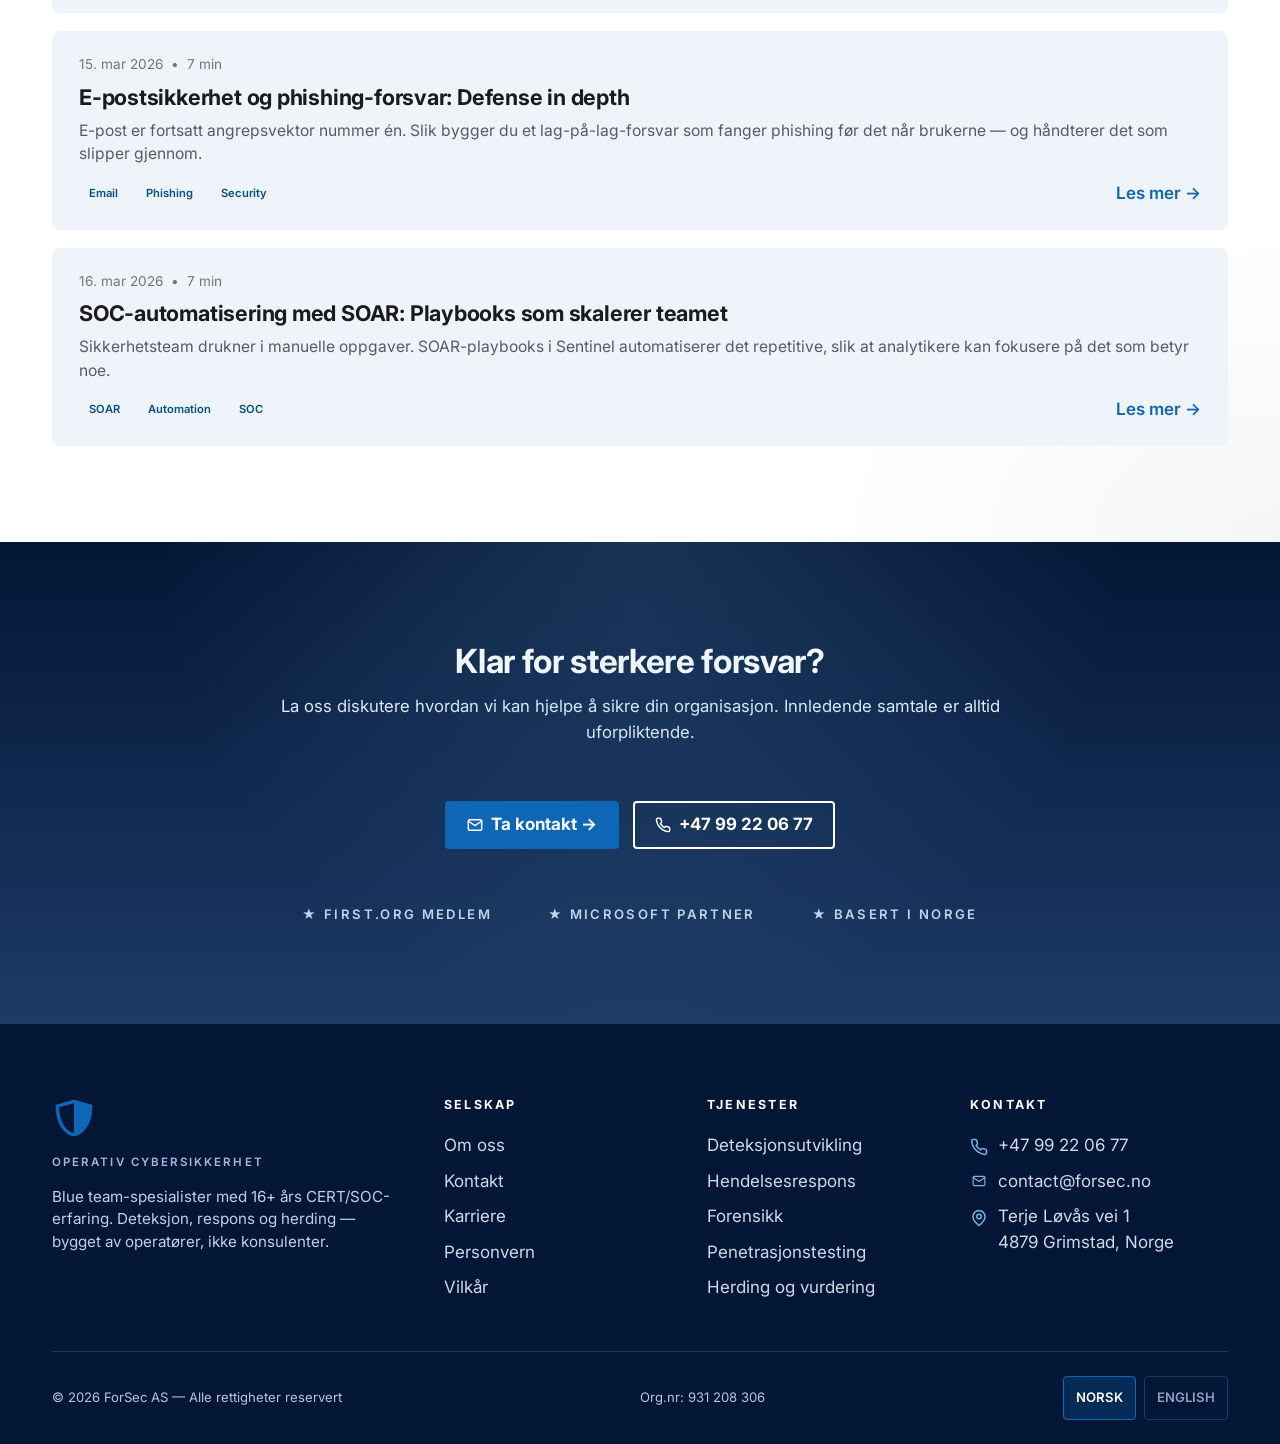
<file: blogg.html>
<!DOCTYPE html>
<html lang="nb" data-theme="light">
<head>
<meta charset="UTF-8" />
<meta name="viewport" content="width=device-width, initial-scale=1.0" />
<meta name="theme-color" content="#041635" />
<meta name="color-scheme" content="light dark" />
<meta name="robots" content="index, follow, max-image-preview:large" />
<meta name="author" content="ForSec AS" />
<meta name="keywords" content="cybersikkerhet blogg, NIS2, ransomware, hendelsesrespons, KQL, Azure, MITRE ATT&CK, Sentinel, deteksjon, SOC, Norge" />
<meta name="description" content="ForSec blogg – innsikt, trender og praktisk veiledning innen cybersikkerhet for norske virksomheter." />

<title>Blogg – ForSec | Innsikt og rådgivning innen cybersikkerhet</title>

<link rel="canonical" href="https://forsec.no/blogg.html" />
<link rel="alternate" hreflang="no" href="https://forsec.no/blogg.html" />
<link rel="alternate" hreflang="en" href="https://forsec.no/blogg.html?lang=en" />

<meta property="og:type" content="website" />
<meta property="og:site_name" content="ForSec" />
<meta property="og:locale" content="nb_NO" />
<meta property="og:url" content="https://forsec.no/blogg.html" />
<meta property="og:title" content="ForSec Blogg" />
<meta property="og:description" content="Cybersikkerhets-innsikt, trender og veiledning for norske virksomheter." />
<meta property="og:image" content="https://forsec.no/favicon.png" />
<meta name="twitter:card" content="summary_large_image" />

<link rel="icon" type="image/png" href="favicon.png" />
<link rel="apple-touch-icon" href="favicon.png" />
<link rel="preconnect" href="https://fonts.googleapis.com" />
<link rel="preconnect" href="https://fonts.gstatic.com" crossorigin />
<link href="https://fonts.googleapis.com/css2?family=Inter:wght@300;400;500;600;700;800&display=swap" rel="stylesheet" />
<link rel="stylesheet" href="styles.css?v=1782205200" />

<script type="application/ld+json">
{
  "@context":"https://schema.org",
  "@type":"Blog",
  "name":"ForSec Blogg",
  "url":"https://forsec.no/blogg.html",
  "publisher":{"@type":"Organization","name":"ForSec AS","url":"https://forsec.no/"},
  "inLanguage":["nb-NO","en"]
}
</script>
</head>
<body class="page-blog">

<a class="skip-link" href="#main">Hopp til hovedinnhold</a>

<!-- ============ HEADER ============ -->
<header class="site-header">
  <div class="container header-inner">
    <a class="brand" href="index.html" aria-label="ForSec hjem">
      <img class="brand-logo brand-logo--light" src="forsec-logo.svg" alt="ForSec" width="120" height="40" fetchpriority="high" /><img class="brand-logo brand-logo--dark" src="forsec-logo-dark.svg" alt="ForSec" width="120" height="40" fetchpriority="high" />
    </a>
    <nav class="main-nav" aria-label="Hovedmeny" data-i18n-aria-label="aria.nav">
      <a href="index.html"         class="nav-link"        data-i18n="nav.home">Hjem</a>
      <a href="tjenester.html"     class="nav-link"        data-i18n="nav.services">Tjenester</a>
      <a href="om-oss.html"        class="nav-link"        data-i18n="nav.about">Om oss</a>
      <a href="blogg.html"         class="nav-link active" data-i18n="nav.blog">Blogg</a>
      <a href="kontakt.html"       class="nav-link"        data-i18n="nav.contact">Kontakt</a>
    </nav>
    <div class="header-utils">
      <button class="theme-toggle" id="themeToggle" aria-label="Bytt tema" data-i18n-aria-label="aria.theme">
        <span class="icon-wrap">
          <svg class="icon icon-sun" viewBox="0 0 24 24" aria-hidden="true">
            <circle cx="12" cy="12" r="4.2" fill="currentColor"/>
            <g stroke="currentColor" stroke-width="2.2" stroke-linecap="round">
              <path d="M12 2.5v2.7M12 18.8v2.7M2.5 12h2.7M18.8 12h2.7M4.9 4.9l1.9 1.9M17.2 17.2l1.9 1.9M4.9 19.1l1.9-1.9M17.2 6.8l1.9-1.9"/>
            </g>
          </svg>
          <svg class="icon icon-moon" viewBox="0 0 24 24" aria-hidden="true">
            <path d="M20 14.5A8 8 0 0 1 9.5 4a8 8 0 1 0 10.5 10.5Z" fill="currentColor"/>
          </svg>
        </span>
      </button>
      <div class="lang-toggle" role="group" aria-label="Språk" data-i18n-aria-label="aria.lang">
        <button class="lang-btn active" data-lang="no">NO</button>
        <span class="lang-sep">/</span>
        <button class="lang-btn"        data-lang="en">EN</button>
      </div>
      <button class="btn btn-primary btn-sm" type="button" data-action="login" data-i18n="nav.cta">Kundeportal</button>
    </div>
  </div>
</header>

<main id="main">

<!-- ============ HERO ============ -->
<section class="hero hero-sub" aria-labelledby="blogg-hero">
  <div class="container hero-inner">
    <h1 class="hero-title" id="blogg-hero" data-i18n="bl.title">Blogg</h1>
    <p class="hero-lede" data-i18n="bl.lede">Cybersikkerhets-innsikt, trender og veiledning for norske virksomheter.</p>
  </div>
</section>

<!-- ============ FILTER + LIST ============ -->
<section class="section section-light">
  <div class="container">
    <div class="blog-filter is-collapsed" id="blogFilter" role="tablist" aria-label="Filtrer artikler etter tema">
      <button class="filter-chip active" data-filter="all"><span data-i18n="bl.all">Alle</span> <span class="count" id="filter-count">(16)</span></button>
      <button class="filter-chip" data-filter="SOC">SOC</button>
      <button class="filter-chip" data-filter="Sentinel">Sentinel</button>
      <button class="filter-chip" data-filter="Security">Security</button>
      <button class="filter-chip" data-filter="Detection">Detection</button>
      <button class="filter-chip" data-filter="Azure">Azure</button>
      <button class="filter-chip" data-filter="Strategy">Strategy</button>
      <button class="filter-chip" data-filter="NIS2">NIS2</button>
      <button class="filter-chip" data-filter="Compliance">Compliance</button>

      <button class="filter-chip extra" data-filter="Regulation">Regulation</button>
      <button class="filter-chip extra" data-filter="Ransomware">Ransomware</button>
      <button class="filter-chip extra" data-filter="Threats">Threats</button>
      <button class="filter-chip extra" data-filter="Incident-Response">Incident Response</button>
      <button class="filter-chip extra" data-filter="Planning">Planning</button>
      <button class="filter-chip extra" data-filter="Preparedness">Preparedness</button>
      <button class="filter-chip extra" data-filter="Sigma">Sigma</button>
      <button class="filter-chip extra" data-filter="Blue-Team">Blue Team</button>
      <button class="filter-chip extra" data-filter="SIEM">SIEM</button>
      <button class="filter-chip extra" data-filter="KQL">KQL</button>
      <button class="filter-chip extra" data-filter="Threat-Hunting">Threat Hunting</button>
      <button class="filter-chip extra" data-filter="Cloud-Security">Cloud Security</button>
      <button class="filter-chip extra" data-filter="Configuration">Configuration</button>
      <button class="filter-chip extra" data-filter="MITRE">MITRE ATT&CK</button>
      <button class="filter-chip extra" data-filter="Processes">Processes</button>
      <button class="filter-chip extra" data-filter="Monitoring">Monitoring</button>
      <button class="filter-chip extra" data-filter="Entra-ID">Entra ID</button>
      <button class="filter-chip extra" data-filter="Zero-Trust">Zero Trust</button>
      <button class="filter-chip extra" data-filter="Defender">Defender</button>
      <button class="filter-chip extra" data-filter="XDR">XDR</button>
      <button class="filter-chip extra" data-filter="Endpoint">Endpoint</button>
      <button class="filter-chip extra" data-filter="Active-Directory">Active Directory</button>
      <button class="filter-chip extra" data-filter="Hardening">Hardening</button>
      <button class="filter-chip extra" data-filter="Identity">Identity</button>
      <button class="filter-chip extra" data-filter="Threat-Intelligence">Threat Intelligence</button>
      <button class="filter-chip extra" data-filter="Logging">Logging</button>
      <button class="filter-chip extra" data-filter="Email">Email</button>
      <button class="filter-chip extra" data-filter="Phishing">Phishing</button>
      <button class="filter-chip extra" data-filter="SOAR">SOAR</button>
      <button class="filter-chip extra" data-filter="Automation">Automation</button>
      <button class="filter-chip extra" data-filter="DevOps">DevOps</button>
      <button class="filter-chip extra" data-filter="Workflow">Workflow</button>
      <button class="filter-chip extra" data-filter="Leadership">Leadership</button>
      <button class="filter-chip extra" data-filter="Communication">Communication</button>

      <button class="filter-more" id="filterMore" aria-expanded="false" aria-controls="blogFilter">
        <span class="more-plus" aria-hidden="true">+</span><span class="more-count">30</span>
      </button>
    </div>

    <div class="blog-list" id="blogList">

      <article class="post-card reveal" data-tags="NIS2 Compliance Regulation">
        <div class="post-meta"><time datetime="2026-02-15">15. feb 2026</time><span>•</span><span>5 min</span></div>
        <h2><a href="#" data-i18n="bl.a1.title">NIS2-direktivet: Hva norske virksomheter må vite i 2026</a></h2>
        <p data-i18n="bl.a1.body">NIS2 stiller strengere krav til cybersikkerhet for kritisk infrastruktur. Her er hva din virksomhet må gjøre for å bli compliant.</p>
        <div class="post-foot">
          <ul class="chips small"><li>NIS2</li><li>Compliance</li><li data-i18n="bl.tag.regulation">Regulation</li></ul>
          <a class="link" href="#" data-i18n="bl.read">Les mer →</a>
        </div>
      </article>

      <article class="post-card reveal" data-tags="Ransomware Security Threats">
        <div class="post-meta"><time datetime="2026-02-28">28. feb 2026</time><span>•</span><span>6 min</span></div>
        <h2><a href="#" data-i18n="bl.a2.title">Ransomware-trender i Norge: Slik beskytter du virksomheten</a></h2>
        <p data-i18n="bl.a2.body">Ransomware-angrep mot norske virksomheter øker. Lær om de nyeste trendene og konkrete tiltak for å beskytte din organisasjon.</p>
        <div class="post-foot">
          <ul class="chips small"><li>Ransomware</li><li>Security</li><li>Threats</li></ul>
          <a class="link" href="#" data-i18n="bl.read">Les mer →</a>
        </div>
      </article>

      <article class="post-card reveal" data-tags="Incident-Response Planning Preparedness">
        <div class="post-meta"><time datetime="2026-03-01">1. mar 2026</time><span>•</span><span>7 min</span></div>
        <h2><a href="#" data-i18n="bl.a3.title">Slik bygger du en hendelsesresponsplan som faktisk fungerer</a></h2>
        <p data-i18n="bl.a3.body">En hendelsesresponsplan er verdiløs hvis ingen vet hvordan den brukes. Her er en praktisk guide til å bygge en plan som virker under press.</p>
        <div class="post-foot">
          <ul class="chips small"><li>Incident Response</li><li>Planning</li><li>Preparedness</li></ul>
          <a class="link" href="#" data-i18n="bl.read">Les mer →</a>
        </div>
      </article>

      <article class="post-card reveal" data-tags="Detection DevOps Workflow">
        <div class="post-meta"><time datetime="2026-03-02">2. mar 2026</time><span>•</span><span>8 min</span></div>
        <h2><a href="#" data-i18n="bl.a4.title">Detection Engineering-workflow: Fra idé til produksjonsregel</a></h2>
        <p data-i18n="bl.a4.body">Skreddersydde deteksjonsregler krever struktur. Slik bygger du en pipeline fra idé til testet, dokumentert og deployet regel.</p>
        <div class="post-foot">
          <ul class="chips small"><li>Detection</li><li>DevOps</li><li>Workflow</li></ul>
          <a class="link" href="#" data-i18n="bl.read">Les mer →</a>
        </div>
      </article>

      <article class="post-card reveal" data-tags="KQL Sentinel Threat-Hunting">
        <div class="post-meta"><time datetime="2026-03-05">5. mar 2026</time><span>•</span><span>8 min</span></div>
        <h2><a href="#" data-i18n="bl.a5.title">KQL for sikkerhetsteam: En praktisk guide til trusseljakt</a></h2>
        <p data-i18n="bl.a5.body">Kusto Query Language er det kraftigste verktøyet i Sentinel-arsenalet. Her er praktiske KQL-spørringer du kan bruke til trusseljakt i dag.</p>
        <div class="post-foot">
          <ul class="chips small"><li>KQL</li><li>Sentinel</li><li>Threat Hunting</li></ul>
          <a class="link" href="#" data-i18n="bl.read">Les mer →</a>
        </div>
      </article>

      <article class="post-card reveal" data-tags="Azure Cloud-Security Configuration">
        <div class="post-meta"><time datetime="2026-03-06">6. mar 2026</time><span>•</span><span>7 min</span></div>
        <h2><a href="#" data-i18n="bl.a6.title">Azure-sikkerhetskonfigurasjon: De 10 vanligste feilene</a></h2>
        <p data-i18n="bl.a6.body">Vi ser de samme sikkerhetsfeilene i Azure-miljøer gang på gang. Her er de 10 vanligste — og hvordan du fikser dem.</p>
        <div class="post-foot">
          <ul class="chips small"><li>Azure</li><li>Cloud Security</li><li>Configuration</li></ul>
          <a class="link" href="#" data-i18n="bl.read">Les mer →</a>
        </div>
      </article>

      <article class="post-card reveal" data-tags="MITRE Detection SOC">
        <div class="post-meta"><time datetime="2026-03-07">7. mar 2026</time><span>•</span><span>8 min</span></div>
        <h2><a href="#" data-i18n="bl.a7.title">MITRE ATT&CK i praksis: Kartlegg deteksjonsdekningen din</a></h2>
        <p data-i18n="bl.a7.body">MITRE ATT&CK er mer enn et rammeverk — det er et kart over fiendtlig oppførsel. Slik bruker du det til å måle og forbedre deteksjon.</p>
        <div class="post-foot">
          <ul class="chips small"><li>MITRE ATT&CK</li><li>Detection</li><li>SOC</li></ul>
          <a class="link" href="#" data-i18n="bl.read">Les mer →</a>
        </div>
      </article>

      <article class="post-card reveal" data-tags="Processes SOC Monitoring">
        <div class="post-meta"><time datetime="2026-03-08">8. mar 2026</time><span>•</span><span>6 min</span></div>
        <h2><a href="#" data-i18n="bl.a8.title">Sikkerhetsovervåkning som prosess: Fra alarm til handling</a></h2>
        <p data-i18n="bl.a8.body">Verktøy alene gir ikke sikkerhet. Det er prosessene rundt dem som avgjør om alarmer blir handling eller bare støy.</p>
        <div class="post-foot">
          <ul class="chips small"><li>Processes</li><li>SOC</li><li>Monitoring</li></ul>
          <a class="link" href="#" data-i18n="bl.read">Les mer →</a>
        </div>
      </article>

      <article class="post-card reveal" data-tags="Entra-ID Zero-Trust Azure">
        <div class="post-meta"><time datetime="2026-03-09">9. mar 2026</time><span>•</span><span>7 min</span></div>
        <h2><a href="#" data-i18n="bl.a9.title">Entra ID og Conditional Access: Zero Trust-arkitektur i praksis</a></h2>
        <p data-i18n="bl.a9.body">Zero Trust er mer enn et buzzword. Med Entra ID og Conditional Access kan du implementere reell zero trust-sikkerhet — slik gjør du det.</p>
        <div class="post-foot">
          <ul class="chips small"><li>Entra ID</li><li>Zero Trust</li><li>Azure</li></ul>
          <a class="link" href="#" data-i18n="bl.read">Les mer →</a>
        </div>
      </article>

      <article class="post-card reveal" data-tags="Defender XDR Endpoint Security">
        <div class="post-meta"><time datetime="2026-03-10">10. mar 2026</time><span>•</span><span>7 min</span></div>
        <h2><a href="#" data-i18n="bl.a10.title">Microsoft Defender for Endpoint: XDR i praksis</a></h2>
        <p data-i18n="bl.a10.body">Endepunktbeskyttelse handler om mer enn antivirus. Slik bruker du Microsoft Defender for Endpoint som del av en helhetlig XDR-strategi.</p>
        <div class="post-foot">
          <ul class="chips small"><li>Defender</li><li>XDR</li><li>Endpoint</li></ul>
          <a class="link" href="#" data-i18n="bl.read">Les mer →</a>
        </div>
      </article>

      <article class="post-card reveal" data-tags="Active-Directory Hardening Identity">
        <div class="post-meta"><time datetime="2026-03-11">11. mar 2026</time><span>•</span><span>8 min</span></div>
        <h2><a href="#" data-i18n="bl.a11.title">Active Directory-herding: Beskytt grunnmuren i IT-miljøet</a></h2>
        <p data-i18n="bl.a11.body">Active Directory er angriperens favorittmål. Slik herder du AD-miljøet for å stoppe lateral bevegelse og priviligert eskalering.</p>
        <div class="post-foot">
          <ul class="chips small"><li>Active Directory</li><li>Hardening</li><li>Identity</li></ul>
          <a class="link" href="#" data-i18n="bl.read">Les mer →</a>
        </div>
      </article>

      <article class="post-card reveal" data-tags="Threat-Intelligence SOC Strategy">
        <div class="post-meta"><time datetime="2026-03-12">12. mar 2026</time><span>•</span><span>7 min</span></div>
        <h2><a href="#" data-i18n="bl.a12.title">Trusseletterretning i praksis: Fra data til beslutninger</a></h2>
        <p data-i18n="bl.a12.body">Threat intelligence er mer enn IOC-feeds. Slik gjør du trusselinformasjon om til konkrete beslutninger for sikkerhetsteamet ditt.</p>
        <div class="post-foot">
          <ul class="chips small"><li>Threat Intelligence</li><li>SOC</li><li>Strategy</li></ul>
          <a class="link" href="#" data-i18n="bl.read">Les mer →</a>
        </div>
      </article>

      <article class="post-card reveal" data-tags="Logging Sentinel Strategy">
        <div class="post-meta"><time datetime="2026-03-13">13. mar 2026</time><span>•</span><span>7 min</span></div>
        <h2><a href="#" data-i18n="bl.a13.title">Logg-strategi for Sentinel: Hva bør du samle inn?</a></h2>
        <p data-i18n="bl.a13.body">Å samle inn alt er dyrt og meningsløst. En god logg-strategi handler om å prioritere riktige kilder for deteksjon og etterforskning.</p>
        <div class="post-foot">
          <ul class="chips small"><li>Logging</li><li>Sentinel</li><li>Strategy</li></ul>
          <a class="link" href="#" data-i18n="bl.read">Les mer →</a>
        </div>
      </article>

      <article class="post-card reveal" data-tags="Incident-Response Communication Leadership">
        <div class="post-meta"><time datetime="2026-03-14">14. mar 2026</time><span>•</span><span>6 min</span></div>
        <h2><a href="#" data-i18n="bl.a14.title">Hendelseskommunikasjon: Slik briefer du ledelsen under et aktivt brudd</a></h2>
        <p data-i18n="bl.a14.body">Når hendelsen står på, må ledelsen ha klart språk. Slik strukturerer du briefings som gir riktige beslutninger raskt.</p>
        <div class="post-foot">
          <ul class="chips small"><li>Incident Response</li><li>Communication</li><li>Leadership</li></ul>
          <a class="link" href="#" data-i18n="bl.read">Les mer →</a>
        </div>
      </article>

      <article class="post-card reveal" data-tags="Email Phishing Security">
        <div class="post-meta"><time datetime="2026-03-15">15. mar 2026</time><span>•</span><span>7 min</span></div>
        <h2><a href="#" data-i18n="bl.a15.title">E-postsikkerhet og phishing-forsvar: Defense in depth</a></h2>
        <p data-i18n="bl.a15.body">E-post er fortsatt angrepsvektor nummer én. Slik bygger du et lag-på-lag-forsvar som fanger phishing før det når brukerne — og håndterer det som slipper gjennom.</p>
        <div class="post-foot">
          <ul class="chips small"><li>Email</li><li>Phishing</li><li>Security</li></ul>
          <a class="link" href="#" data-i18n="bl.read">Les mer →</a>
        </div>
      </article>

      <article class="post-card reveal" data-tags="SOAR Automation SOC">
        <div class="post-meta"><time datetime="2026-03-16">16. mar 2026</time><span>•</span><span>7 min</span></div>
        <h2><a href="#" data-i18n="bl.a16.title">SOC-automatisering med SOAR: Playbooks som skalerer teamet</a></h2>
        <p data-i18n="bl.a16.body">Sikkerhetsteam drukner i manuelle oppgaver. SOAR-playbooks i Sentinel automatiserer det repetitive, slik at analytikere kan fokusere på det som betyr noe.</p>
        <div class="post-foot">
          <ul class="chips small"><li>SOAR</li><li>Automation</li><li>SOC</li></ul>
          <a class="link" href="#" data-i18n="bl.read">Les mer →</a>
        </div>
      </article>

    </div>
  </div>
</section>

<!-- ============ CTA ============ -->
<section class="section cta-section" id="kontakt">
  <div class="container">
    <div class="section-head">
      <h2 class="light" data-i18n="cta.title">Klar for sterkere forsvar?</h2>
      <p class="lede light" data-i18n="cta.lede">La oss diskutere hvordan vi kan hjelpe å sikre din organisasjon. Innledende samtale er alltid uforpliktende.</p>
    </div>
    <div class="cta-actions">
      <a class="btn btn-primary"       href="mailto:contact@forsec.no" data-i18n="cta.btn1"><svg viewBox="0 0 24 24" width="16" height="16" fill="none" stroke="currentColor" stroke-width="2.2" stroke-linecap="round" stroke-linejoin="round" aria-hidden="true" style="vertical-align:-3px"><rect x="2" y="4" width="20" height="16" rx="2"/><path d="m2 6 10 7L22 6"/></svg> Ta kontakt →</a>
      <a class="btn btn-outline-light" href="tel:+4799220677" aria-label="Ring +47 99 22 06 77"><svg viewBox="0 0 24 24" width="16" height="16" fill="none" stroke="currentColor" stroke-width="2.2" stroke-linecap="round" stroke-linejoin="round" aria-hidden="true" style="vertical-align:-3px"><path d="M22 16.92v3a2 2 0 0 1-2.18 2 19.79 19.79 0 0 1-8.63-3.07 19.5 19.5 0 0 1-6-6 19.79 19.79 0 0 1-3.07-8.67A2 2 0 0 1 4.11 2h3a2 2 0 0 1 2 1.72 12.84 12.84 0 0 0 .7 2.81 2 2 0 0 1-.45 2.11L8.09 9.91a16 16 0 0 0 6 6l1.27-1.27a2 2 0 0 1 2.11-.45 12.84 12.84 0 0 0 2.81.7A2 2 0 0 1 22 16.92z"/></svg> +47 99 22 06 77</a>
    </div>
    <ul class="trust-row">
      <li data-i18n="cta.t1"><span aria-hidden="true">★</span> FIRST.ORG MEDLEM</li>
      <li data-i18n="cta.t2"><span aria-hidden="true">★</span> MICROSOFT PARTNER</li>
      <li data-i18n="cta.t3"><span aria-hidden="true">★</span> BASERT I NORGE</li>
    </ul>
  </div>
</section>

</main>

<!-- ============ FOOTER ============ -->
<footer class="site-footer">
  <div class="container">
    <div class="footer-grid">
      <div class="footer-brand">
        <a class="brand" href="index.html">
          <img class="brand-logo brand-logo--light" src="forsec-logo.svg" alt="ForSec" width="120" height="40" loading="lazy" decoding="async" /><img class="brand-logo brand-logo--dark" src="forsec-logo-dark.svg" alt="ForSec" width="120" height="40" loading="lazy" decoding="async" />
        </a>
        <span class="footer-tag" data-i18n="footer.tag">OPERATIV CYBERSIKKERHET</span>
        <p data-i18n="footer.body">Blue team-spesialister med 16+ års CERT/SOC-erfaring. Deteksjon, respons og herding — bygget av operatører, ikke konsulenter.</p>
      </div>
      <div class="footer-col">
        <h4 data-i18n="footer.h1">SELSKAP</h4>
        <ul>
          <li><a href="om-oss.html"        data-i18n="footer.about">Om oss</a></li>
          <li><a href="kontakt.html" data-i18n="footer.contact">Kontakt</a></li>
          <li><a href="kontakt.html"          data-i18n="footer.career">Karriere</a></li>
          <li><a href="#"                  data-i18n="footer.privacy">Personvern</a></li>
          <li><a href="#"                  data-i18n="footer.terms">Vilkår</a></li>
        </ul>
      </div>
      <div class="footer-col">
        <h4 data-i18n="footer.h2">TJENESTER</h4>
        <ul>
          <li><a href="tjenester.html" data-i18n="footer.s1">Deteksjonsutvikling</a></li>
          <li><a href="tjenester.html" data-i18n="footer.s2">Hendelsesrespons</a></li>
          <li><a href="tjenester.html" data-i18n="footer.s3">Forensikk</a></li>
          <li><a href="tjenester.html" data-i18n="footer.s4">Penetrasjonstesting</a></li>
          <li><a href="tjenester.html" data-i18n="footer.s5">Herding og vurdering</a></li>
        </ul>
      </div>
      <div class="footer-col">
        <h4 data-i18n="footer.h3">KONTAKT</h4>
        <ul class="contact-list">
          <li><span class="ci" aria-hidden="true"><svg viewBox="0 0 24 24" width="18" height="18" fill="none" stroke="currentColor" stroke-width="2" stroke-linecap="round" stroke-linejoin="round"><path d="M22 16.92v3a2 2 0 0 1-2.18 2 19.79 19.79 0 0 1-8.63-3.07 19.5 19.5 0 0 1-6-6 19.79 19.79 0 0 1-3.07-8.67A2 2 0 0 1 4.11 2h3a2 2 0 0 1 2 1.72 12.84 12.84 0 0 0 .7 2.81 2 2 0 0 1-.45 2.11L8.09 9.91a16 16 0 0 0 6 6l1.27-1.27a2 2 0 0 1 2.11-.45 12.84 12.84 0 0 0 2.81.7A2 2 0 0 1 22 16.92z"/></svg></span><a href="tel:+4799220677">+47 99 22 06 77</a></li>
          <li><span class="ci" aria-hidden="true"><svg viewBox="0 0 24 24" width="18" height="14" fill="none" stroke="currentColor" stroke-width="2" stroke-linecap="round" stroke-linejoin="round"><rect x="2" y="4" width="20" height="16" rx="2"/><path d="m2 6 10 7L22 6"/></svg></span><a href="mailto:contact@forsec.no">contact@forsec.no</a></li>
          <li><span class="ci" aria-hidden="true"><svg viewBox="0 0 24 24" width="18" height="18" fill="none" stroke="currentColor" stroke-width="2" stroke-linecap="round" stroke-linejoin="round"><path d="M20 10c0 6-8 12-8 12s-8-6-8-12a8 8 0 0 1 16 0z"/><circle cx="12" cy="10" r="3"/></svg></span><span data-i18n="footer.addr">Terje Løvås vei 1<br/>4879 Grimstad, Norge</span></li>
        </ul>
      </div>
    </div>
    <div class="footer-bottom">
      <span data-i18n="footer.copy">© 2026 ForSec AS — Alle rettigheter reservert</span>
      <span data-i18n="footer.orgnr">Org.nr: 931 208 306</span>
      <div class="footer-lang">
        <button class="lang-btn active" data-lang="no" data-i18n="footer.lang.no">NORSK</button>
        <button class="lang-btn"        data-lang="en" data-i18n="footer.lang.en">ENGLISH</button>
      </div>
    </div>
  </div>
</footer>

<script src="script.js?v=1782201700"></script>
</body>
</html>
</file>
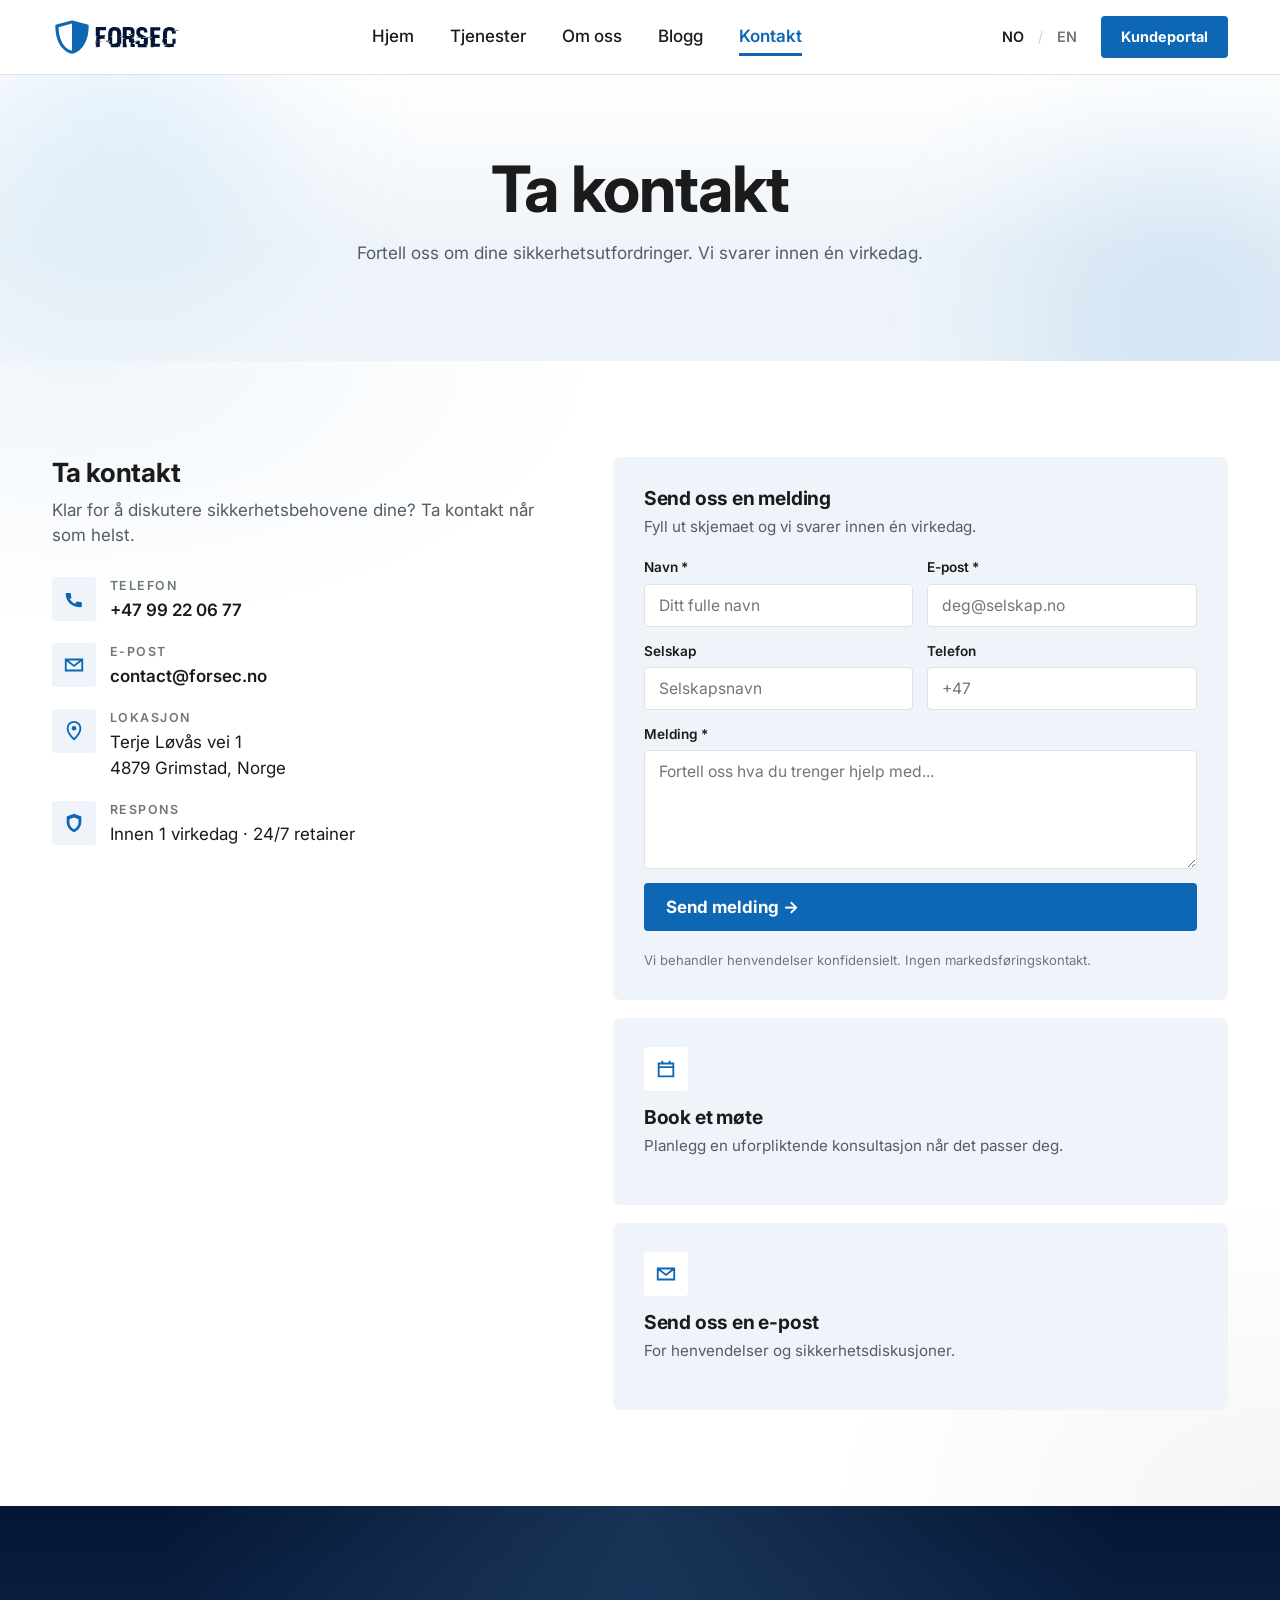
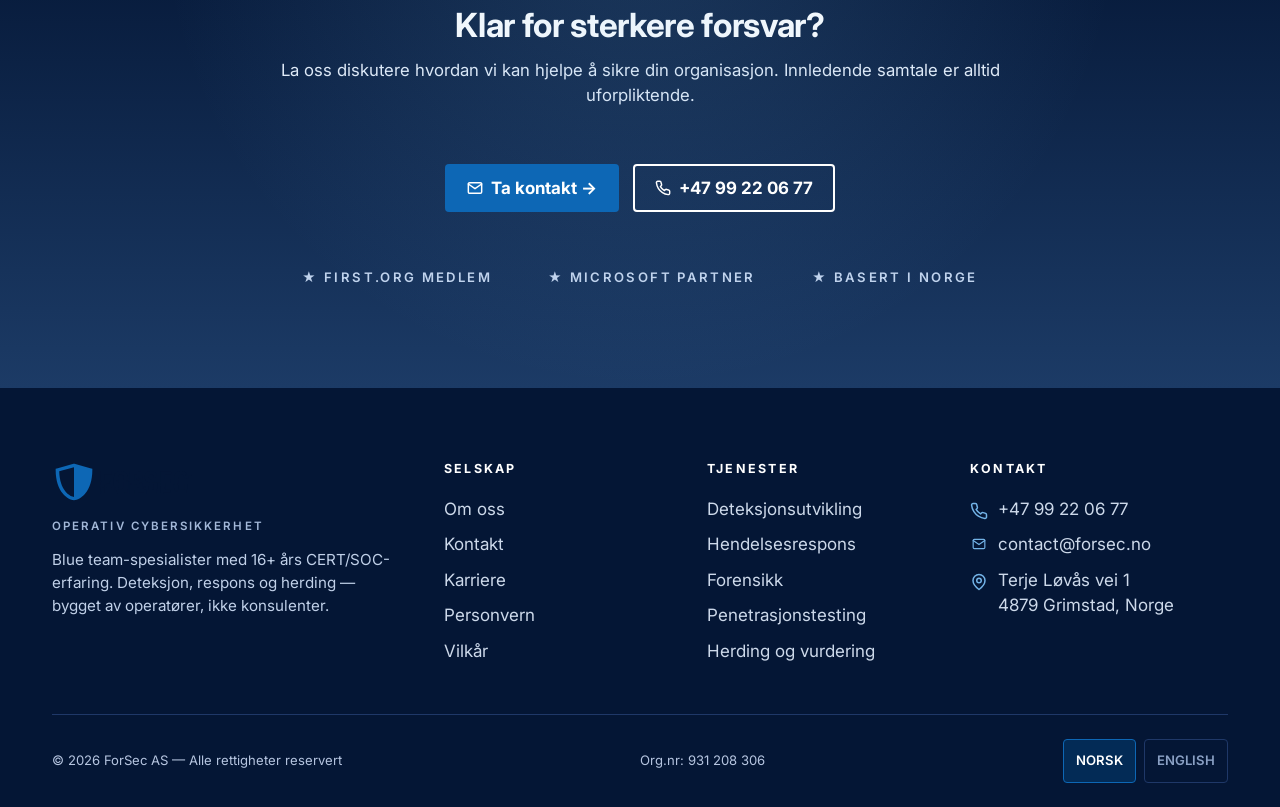
<file: kontakt.html>
<!DOCTYPE html>
<html lang="nb" data-theme="light">
<head>
<meta charset="UTF-8" />
<meta name="viewport" content="width=device-width, initial-scale=1.0" />
<meta name="theme-color" content="#041635" />
<meta name="color-scheme" content="light dark" />
<meta name="robots" content="index, follow, max-image-preview:large" />
<meta name="author" content="ForSec AS" />
<meta name="keywords" content="kontakt ForSec, cybersikkerhet kontakt, hendelsesrespons telefon, Grimstad, Norge, sikkerhetsteam" />
<meta name="description" content="Kontakt ForSec – fortell oss om dine sikkerhetsutfordringer. Vi svarer innen én virkedag. Telefon +47 99 22 06 77, contact@forsec.no, Grimstad." />

<title>Kontakt – ForSec | Vi svarer innen én virkedag</title>

<link rel="canonical" href="https://forsec.no/kontakt.html" />
<link rel="alternate" hreflang="no" href="https://forsec.no/kontakt.html" />
<link rel="alternate" hreflang="en" href="https://forsec.no/kontakt.html?lang=en" />

<meta property="og:type" content="website" />
<meta property="og:site_name" content="ForSec" />
<meta property="og:locale" content="nb_NO" />
<meta property="og:url" content="https://forsec.no/kontakt.html" />
<meta property="og:title" content="Kontakt – ForSec" />
<meta property="og:description" content="Fortell oss om dine sikkerhetsutfordringer. Vi svarer innen én virkedag." />
<meta property="og:image" content="https://forsec.no/favicon.png" />
<meta name="twitter:card" content="summary_large_image" />

<link rel="icon" type="image/png" href="favicon.png" />
<link rel="apple-touch-icon" href="favicon.png" />
<link rel="preconnect" href="https://fonts.googleapis.com" />
<link rel="preconnect" href="https://fonts.gstatic.com" crossorigin />
<link href="https://fonts.googleapis.com/css2?family=Inter:wght@300;400;500;600;700;800&display=swap" rel="stylesheet" />
<link rel="stylesheet" href="styles.css?v=1782205200" />

<script type="application/ld+json">
{
  "@context":"https://schema.org",
  "@graph":[
    {"@type":"BreadcrumbList","itemListElement":[
      {"@type":"ListItem","position":1,"name":"Hjem","item":"https://forsec.no/"},
      {"@type":"ListItem","position":2,"name":"Kontakt","item":"https://forsec.no/kontakt.html"}
    ]},
    {"@type":"ContactPage","name":"Kontakt ForSec","url":"https://forsec.no/kontakt.html",
     "mainEntity":{"@type":"Organization","name":"ForSec AS",
      "telephone":"+47 99 22 06 77","email":"contact@forsec.no",
      "address":{"@type":"PostalAddress","streetAddress":"Terje Løvås vei 1","postalCode":"4879","addressLocality":"Grimstad","addressCountry":"NO"}}}
  ]
}
</script>
</head>
<body class="page-contact">

<a class="skip-link" href="#main">Hopp til hovedinnhold</a>

<!-- ============ HEADER ============ -->
<header class="site-header">
  <div class="container header-inner">
    <a class="brand" href="index.html" aria-label="ForSec hjem">
      <img class="brand-logo brand-logo--light" src="forsec-logo.svg" alt="ForSec" width="120" height="40" fetchpriority="high" /><img class="brand-logo brand-logo--dark" src="forsec-logo-dark.svg" alt="ForSec" width="120" height="40" fetchpriority="high" />
    </a>
    <nav class="main-nav" aria-label="Hovedmeny" data-i18n-aria-label="aria.nav">
      <a href="index.html"     class="nav-link"        data-i18n="nav.home">Hjem</a>
      <a href="tjenester.html" class="nav-link"        data-i18n="nav.services">Tjenester</a>
      <a href="om-oss.html"    class="nav-link"        data-i18n="nav.about">Om oss</a>
      <a href="blogg.html"     class="nav-link"        data-i18n="nav.blog">Blogg</a>
      <a href="kontakt.html"   class="nav-link active" data-i18n="nav.contact">Kontakt</a>
    </nav>
    <div class="header-utils">
      <button class="theme-toggle" id="themeToggle" aria-label="Bytt tema" data-i18n-aria-label="aria.theme">
        <span class="icon-wrap">
          <svg class="icon icon-sun" viewBox="0 0 24 24" aria-hidden="true">
            <circle cx="12" cy="12" r="4.2" fill="currentColor"/>
            <g stroke="currentColor" stroke-width="2.2" stroke-linecap="round">
              <path d="M12 2.5v2.7M12 18.8v2.7M2.5 12h2.7M18.8 12h2.7M4.9 4.9l1.9 1.9M17.2 17.2l1.9 1.9M4.9 19.1l1.9-1.9M17.2 6.8l1.9-1.9"/>
            </g>
          </svg>
          <svg class="icon icon-moon" viewBox="0 0 24 24" aria-hidden="true">
            <path d="M20 14.5A8 8 0 0 1 9.5 4a8 8 0 1 0 10.5 10.5Z" fill="currentColor"/>
          </svg>
        </span>
      </button>
      <div class="lang-toggle" role="group" aria-label="Språk" data-i18n-aria-label="aria.lang">
        <button class="lang-btn active" data-lang="no">NO</button>
        <span class="lang-sep">/</span>
        <button class="lang-btn"        data-lang="en">EN</button>
      </div>
      <button class="btn btn-primary btn-sm" type="button" data-action="login" data-i18n="nav.cta">Kundeportal</button>
    </div>
  </div>
</header>

<main id="main">

<!-- ============ HERO ============ -->
<section class="hero hero-sub" aria-labelledby="kt-hero">
  <div class="container hero-inner">
    <h1 class="hero-title" id="kt-hero" data-i18n="kt.title">Ta kontakt</h1>
    <p class="hero-lede" data-i18n="kt.lede">Fortell oss om dine sikkerhetsutfordringer. Vi svarer innen én virkedag.</p>
  </div>
</section>

<!-- ============ CONTACT GRID ============ -->
<section class="section section-light">
  <div class="container">
    <div class="contact-grid">

      <!-- LEFT: info -->
      <div class="contact-info reveal">
        <h2 data-i18n="kt.info.title">Ta kontakt</h2>
        <p data-i18n="kt.info.lede">Klar for å diskutere sikkerhetsbehovene dine? Ta kontakt når som helst.</p>

        <ul class="info-list">
          <li>
            <span class="info-icon" aria-hidden="true">
              <svg viewBox="0 0 24 24"><path fill="currentColor" d="M6.6 10.8c1.4 2.7 3.6 4.9 6.3 6.3l2.1-2.1c.3-.3.7-.4 1-.2 1.1.4 2.3.6 3.5.6.5 0 1 .5 1 1V20c0 .5-.5 1-1 1C9.4 21 3 14.6 3 6.5 3 6 3.5 5.5 4 5.5h3.6c.5 0 1 .5 1 1 0 1.2.2 2.4.6 3.5.1.3.1.7-.2 1l-2.4 1.8Z"/></svg>
            </span>
            <div>
              <span class="info-label" data-i18n="kt.phone">Telefon</span>
              <a href="tel:+4799220677">+47 99 22 06 77</a>
            </div>
          </li>
          <li>
            <span class="info-icon" aria-hidden="true">
              <svg viewBox="0 0 24 24"><path fill="none" stroke="currentColor" stroke-width="2" d="M3 6h18v12H3zM3 6l9 7 9-7"/></svg>
            </span>
            <div>
              <span class="info-label" data-i18n="kt.email">E-post</span>
              <a href="mailto:contact@forsec.no">contact@forsec.no</a>
            </div>
          </li>
          <li>
            <span class="info-icon" aria-hidden="true">
              <svg viewBox="0 0 24 24"><path fill="none" stroke="currentColor" stroke-width="2" d="M12 21s-7-6.5-7-12a7 7 0 1 1 14 0c0 5.5-7 12-7 12Z"/><circle cx="12" cy="9" r="2.5" fill="currentColor"/></svg>
            </span>
            <div>
              <span class="info-label" data-i18n="kt.loc">Lokasjon</span>
              <span data-i18n="kt.addr">Terje Løvås vei 1<br/>4879 Grimstad, Norge</span>
            </div>
          </li>
          <li>
            <span class="info-icon" aria-hidden="true">
              <svg viewBox="0 0 24 24"><path fill="currentColor" d="M12 2 4 5v6c0 5 3.5 9.5 8 11 4.5-1.5 8-6 8-11V5l-8-3Zm0 4 5 1.8V11c0 3.6-2.3 6.8-5 7.9-2.7-1.1-5-4.3-5-7.9V7.8L12 6Z"/></svg>
            </span>
            <div>
              <span class="info-label" data-i18n="kt.hours">Respons</span>
              <span data-i18n="kt.hours.val">Innen 1 virkedag · 24/7 retainer</span>
            </div>
          </li>
        </ul>
      </div>

      <!-- RIGHT: stacked cards -->
      <div class="contact-cards">

        <!-- form card -->
        <article class="contact-card reveal" id="kontakt-form">
          <h3 data-i18n="kt.form.title">Send oss en melding</h3>
          <p data-i18n="kt.form.lede">Fyll ut skjemaet og vi svarer innen én virkedag.</p>

          <form class="contact-form" action="mailto:contact@forsec.no" method="post" enctype="text/plain" novalidate>
            <div class="form-row">
              <div class="field">
                <label for="f-name" data-i18n="kt.f.name">Navn *</label>
                <input id="f-name" name="name" type="text" required autocomplete="name" placeholder="Ditt fulle navn" data-i18n-placeholder="kt.ph.name" />
              </div>
              <div class="field">
                <label for="f-email" data-i18n="kt.f.email">E-post *</label>
                <input id="f-email" name="email" type="email" required autocomplete="email" placeholder="deg@selskap.no" data-i18n-placeholder="kt.ph.email" />
              </div>
            </div>

            <div class="form-row">
              <div class="field">
                <label for="f-company" data-i18n="kt.f.company">Selskap</label>
                <input id="f-company" name="company" type="text" autocomplete="organization" placeholder="Selskapsnavn" data-i18n-placeholder="kt.ph.company" />
              </div>
              <div class="field">
                <label for="f-phone" data-i18n="kt.f.phone">Telefon</label>
                <input id="f-phone" name="phone" type="tel" autocomplete="tel" placeholder="+47" data-i18n-placeholder="kt.ph.phone" />
              </div>
            </div>

            <div class="field">
              <label for="f-msg" data-i18n="kt.f.msg">Melding *</label>
              <textarea id="f-msg" name="message" rows="5" required placeholder="Fortell oss hva du trenger hjelp med..." data-i18n-placeholder="kt.ph.msg"></textarea>
            </div>

            <button class="btn btn-primary" type="submit" data-i18n="kt.f.send">Send melding →</button>
            <p class="form-note" data-i18n="kt.f.note">Vi behandler henvendelser konfidensielt. Ingen markedsføringskontakt.</p>
          </form>
        </article>

        <!-- meeting card -->
        <a class="contact-card link-card reveal" href="mailto:contact@forsec.no?subject=Book%20a%20meeting">
          <div class="cc-icon" aria-hidden="true">
            <svg viewBox="0 0 24 24"><path fill="none" stroke="currentColor" stroke-width="2" d="M4 6h16v14H4zM4 10h16M8 3v4M16 3v4"/></svg>
          </div>
          <h3 data-i18n="kt.meet.title">Book et møte</h3>
          <p data-i18n="kt.meet.body">Planlegg en uforpliktende konsultasjon når det passer deg.</p>
        </a>

        <!-- email card -->
        <a class="contact-card link-card reveal" href="mailto:contact@forsec.no">
          <div class="cc-icon" aria-hidden="true">
            <svg viewBox="0 0 24 24"><path fill="none" stroke="currentColor" stroke-width="2" d="M3 6h18v12H3zM3 6l9 7 9-7"/></svg>
          </div>
          <h3 data-i18n="kt.mail.title">Send oss en e-post</h3>
          <p data-i18n="kt.mail.body">For henvendelser og sikkerhetsdiskusjoner.</p>
        </a>

      </div>
    </div>
  </div>
</section>

<!-- ============ CTA ============ -->
<section class="section cta-section">
  <div class="container">
    <div class="section-head">
      <h2 class="light" data-i18n="cta.title">Klar for sterkere forsvar?</h2>
      <p class="lede light" data-i18n="cta.lede">La oss diskutere hvordan vi kan hjelpe å sikre din organisasjon. Innledende samtale er alltid uforpliktende.</p>
    </div>
    <div class="cta-actions">
      <a class="btn btn-primary"       href="mailto:contact@forsec.no" data-i18n="cta.btn1"><svg viewBox="0 0 24 24" width="16" height="16" fill="none" stroke="currentColor" stroke-width="2.2" stroke-linecap="round" stroke-linejoin="round" aria-hidden="true" style="vertical-align:-3px"><rect x="2" y="4" width="20" height="16" rx="2"/><path d="m2 6 10 7L22 6"/></svg> Ta kontakt →</a>
      <a class="btn btn-outline-light" href="tel:+4799220677" aria-label="Ring +47 99 22 06 77"><svg viewBox="0 0 24 24" width="16" height="16" fill="none" stroke="currentColor" stroke-width="2.2" stroke-linecap="round" stroke-linejoin="round" aria-hidden="true" style="vertical-align:-3px"><path d="M22 16.92v3a2 2 0 0 1-2.18 2 19.79 19.79 0 0 1-8.63-3.07 19.5 19.5 0 0 1-6-6 19.79 19.79 0 0 1-3.07-8.67A2 2 0 0 1 4.11 2h3a2 2 0 0 1 2 1.72 12.84 12.84 0 0 0 .7 2.81 2 2 0 0 1-.45 2.11L8.09 9.91a16 16 0 0 0 6 6l1.27-1.27a2 2 0 0 1 2.11-.45 12.84 12.84 0 0 0 2.81.7A2 2 0 0 1 22 16.92z"/></svg> +47 99 22 06 77</a>
    </div>
    <ul class="trust-row">
      <li data-i18n="cta.t1"><span aria-hidden="true">★</span> FIRST.ORG MEDLEM</li>
      <li data-i18n="cta.t2"><span aria-hidden="true">★</span> MICROSOFT PARTNER</li>
      <li data-i18n="cta.t3"><span aria-hidden="true">★</span> BASERT I NORGE</li>
    </ul>
  </div>
</section>

</main>

<!-- ============ FOOTER ============ -->
<footer class="site-footer">
  <div class="container">
    <div class="footer-grid">
      <div class="footer-brand">
        <a class="brand" href="index.html">
          <img class="brand-logo brand-logo--light" src="forsec-logo.svg" alt="ForSec" width="120" height="40" loading="lazy" decoding="async" /><img class="brand-logo brand-logo--dark" src="forsec-logo-dark.svg" alt="ForSec" width="120" height="40" loading="lazy" decoding="async" />
        </a>
        <span class="footer-tag" data-i18n="footer.tag">OPERATIV CYBERSIKKERHET</span>
        <p data-i18n="footer.body">Blue team-spesialister med 16+ års CERT/SOC-erfaring. Deteksjon, respons og herding — bygget av operatører, ikke konsulenter.</p>
      </div>
      <div class="footer-col">
        <h4 data-i18n="footer.h1">SELSKAP</h4>
        <ul>
          <li><a href="om-oss.html"   data-i18n="footer.about">Om oss</a></li>
          <li><a href="kontakt.html"  data-i18n="footer.contact">Kontakt</a></li>
          <li><a href="kontakt.html"          data-i18n="footer.career">Karriere</a></li>
          <li><a href="#"             data-i18n="footer.privacy">Personvern</a></li>
          <li><a href="#"             data-i18n="footer.terms">Vilkår</a></li>
        </ul>
      </div>
      <div class="footer-col">
        <h4 data-i18n="footer.h2">TJENESTER</h4>
        <ul>
          <li><a href="tjenester.html" data-i18n="footer.s1">Deteksjonsutvikling</a></li>
          <li><a href="tjenester.html" data-i18n="footer.s2">Hendelsesrespons</a></li>
          <li><a href="tjenester.html" data-i18n="footer.s3">Forensikk</a></li>
          <li><a href="tjenester.html" data-i18n="footer.s4">Penetrasjonstesting</a></li>
          <li><a href="tjenester.html" data-i18n="footer.s5">Herding og vurdering</a></li>
        </ul>
      </div>
      <div class="footer-col">
        <h4 data-i18n="footer.h3">KONTAKT</h4>
        <ul class="contact-list">
          <li><span class="ci" aria-hidden="true"><svg viewBox="0 0 24 24" width="18" height="18" fill="none" stroke="currentColor" stroke-width="2" stroke-linecap="round" stroke-linejoin="round"><path d="M22 16.92v3a2 2 0 0 1-2.18 2 19.79 19.79 0 0 1-8.63-3.07 19.5 19.5 0 0 1-6-6 19.79 19.79 0 0 1-3.07-8.67A2 2 0 0 1 4.11 2h3a2 2 0 0 1 2 1.72 12.84 12.84 0 0 0 .7 2.81 2 2 0 0 1-.45 2.11L8.09 9.91a16 16 0 0 0 6 6l1.27-1.27a2 2 0 0 1 2.11-.45 12.84 12.84 0 0 0 2.81.7A2 2 0 0 1 22 16.92z"/></svg></span><a href="tel:+4799220677">+47 99 22 06 77</a></li>
          <li><span class="ci" aria-hidden="true"><svg viewBox="0 0 24 24" width="18" height="14" fill="none" stroke="currentColor" stroke-width="2" stroke-linecap="round" stroke-linejoin="round"><rect x="2" y="4" width="20" height="16" rx="2"/><path d="m2 6 10 7L22 6"/></svg></span><a href="mailto:contact@forsec.no">contact@forsec.no</a></li>
          <li><span class="ci" aria-hidden="true"><svg viewBox="0 0 24 24" width="18" height="18" fill="none" stroke="currentColor" stroke-width="2" stroke-linecap="round" stroke-linejoin="round"><path d="M20 10c0 6-8 12-8 12s-8-6-8-12a8 8 0 0 1 16 0z"/><circle cx="12" cy="10" r="3"/></svg></span><span data-i18n="footer.addr">Terje Løvås vei 1<br/>4879 Grimstad, Norge</span></li>
        </ul>
      </div>
    </div>
    <div class="footer-bottom">
      <span data-i18n="footer.copy">© 2026 ForSec AS — Alle rettigheter reservert</span>
      <span data-i18n="footer.orgnr">Org.nr: 931 208 306</span>
      <div class="footer-lang">
        <button class="lang-btn active" data-lang="no" data-i18n="footer.lang.no">NORSK</button>
        <button class="lang-btn"        data-lang="en" data-i18n="footer.lang.en">ENGLISH</button>
      </div>
    </div>
  </div>
</footer>

<script src="script.js?v=1782201700"></script>
</body>
</html>
</file>
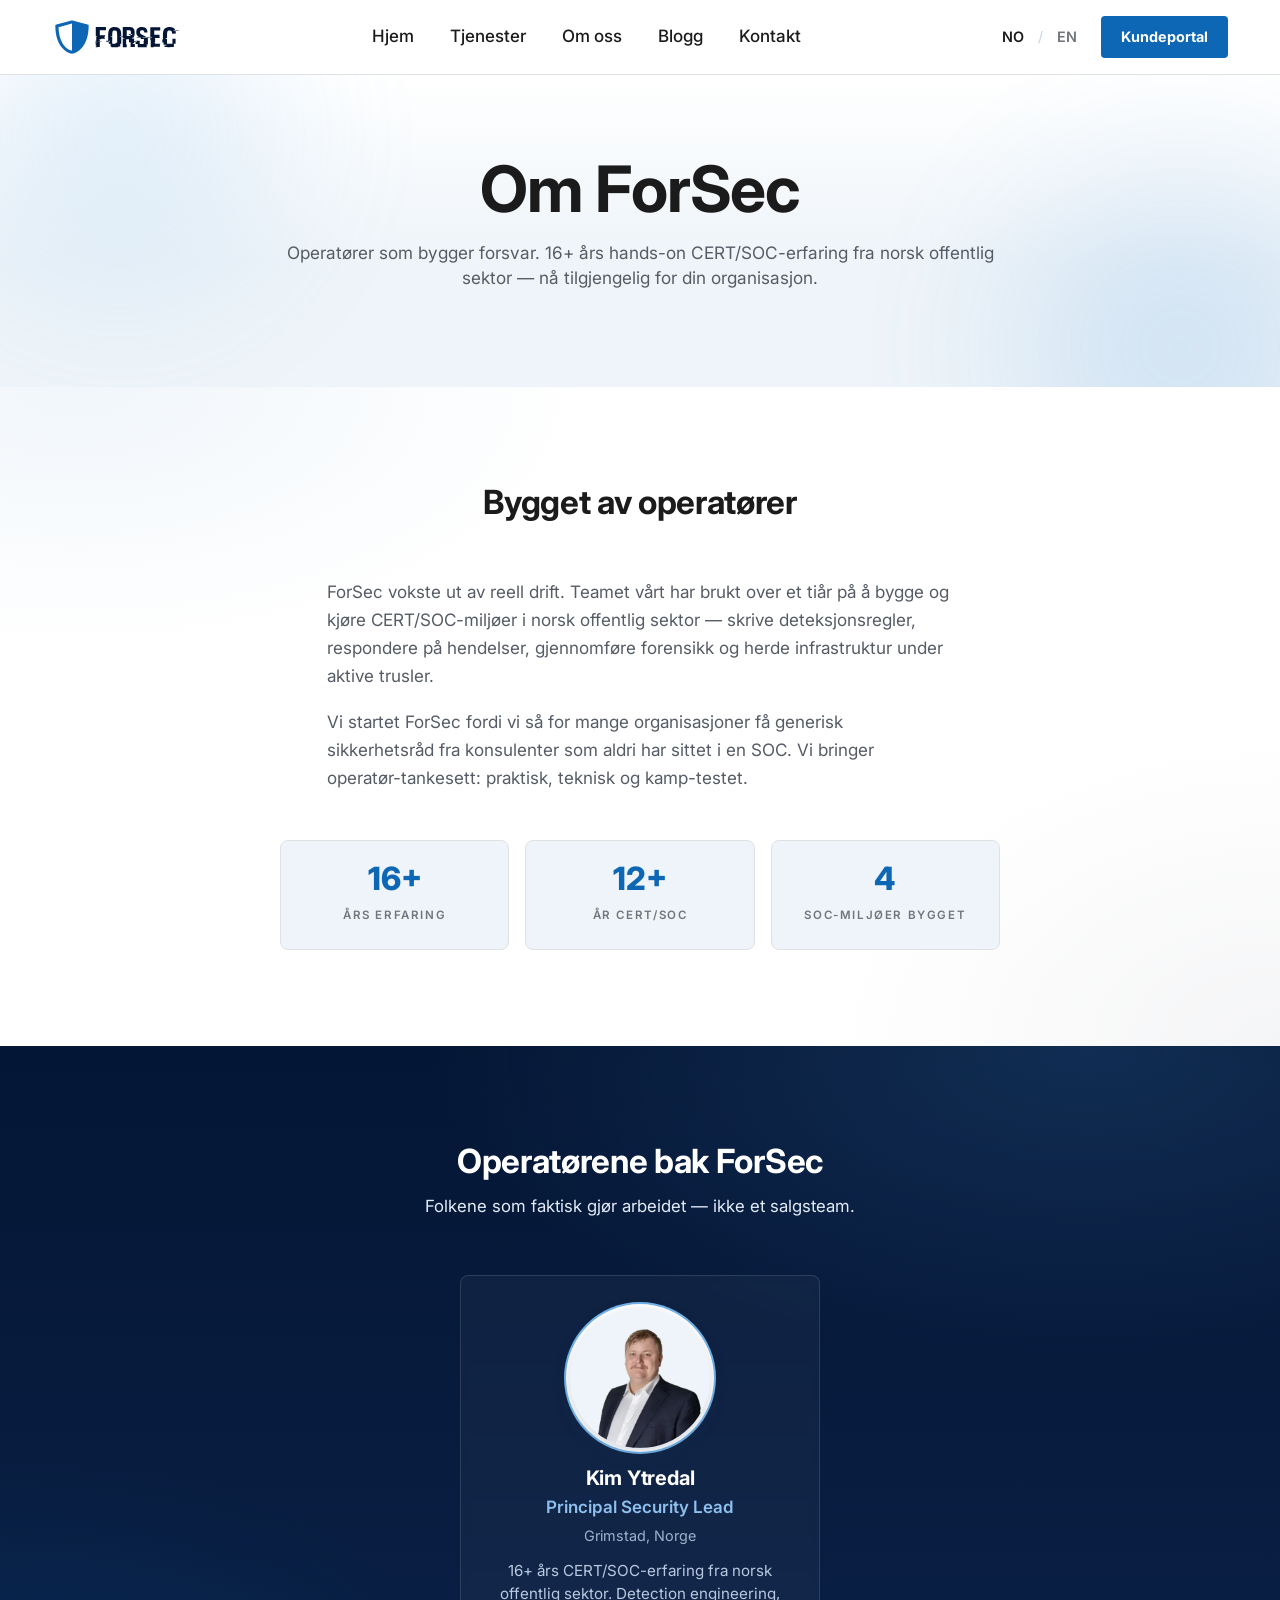
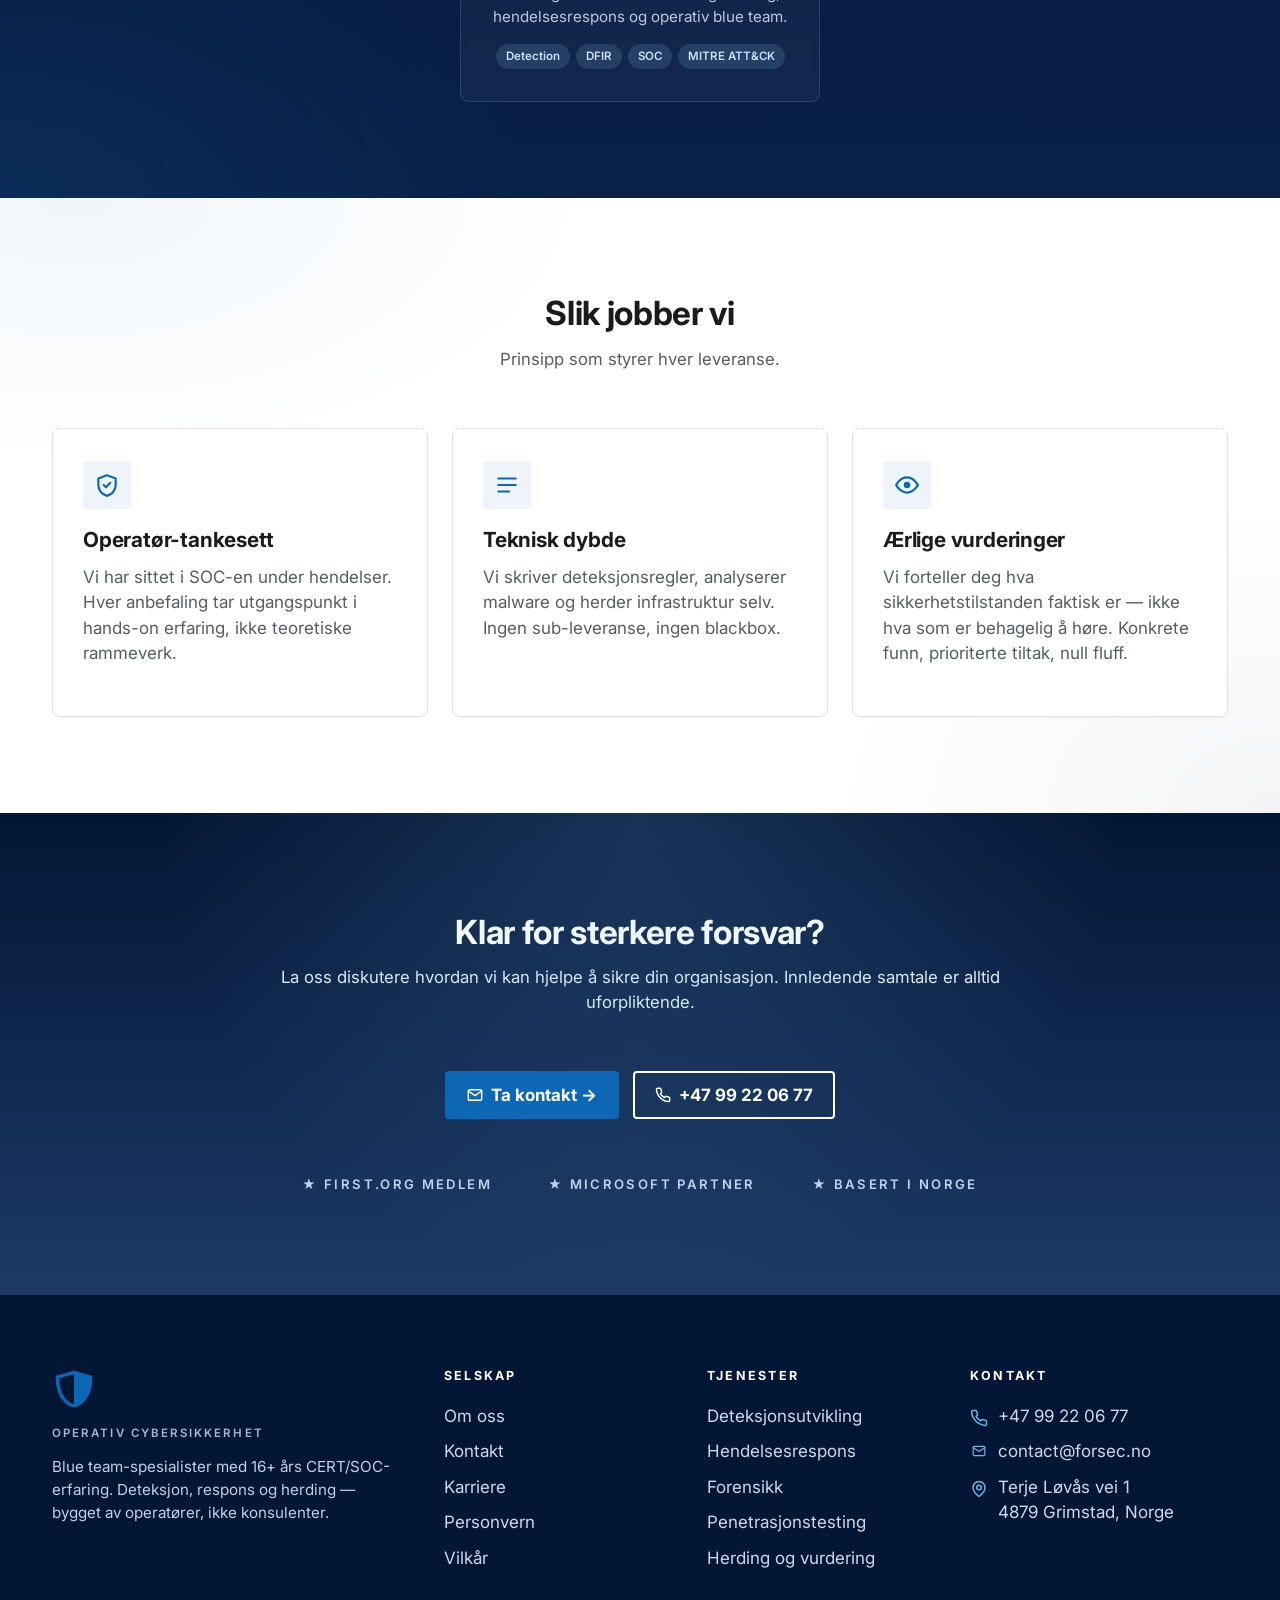
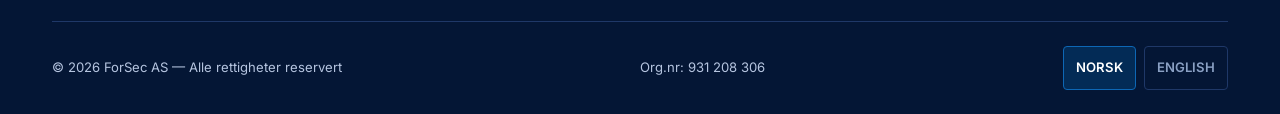
<file: om-oss.html>
<!DOCTYPE html>
<html lang="nb" data-theme="light">
<head>
<meta charset="UTF-8" />
<meta name="viewport" content="width=device-width, initial-scale=1.0" />
<meta name="theme-color" content="#041635" />
<meta name="color-scheme" content="light dark" />
<meta name="robots" content="index, follow, max-image-preview:large" />
<meta name="author" content="ForSec AS" />
<meta name="keywords" content="ForSec, om oss, team, Kim Ytredal, Principal Security Lead, CERT, SOC, Norge, Grimstad, blue team" />
<meta name="description" content="Om ForSec – operatører som bygger forsvar. 16+ års hands-on CERT/SOC-erfaring fra norsk offentlig sektor, tilgjengelig for din organisasjon." />

<title>Om oss – ForSec | Operatører som bygger forsvar</title>

<link rel="canonical" href="https://forsec.no/om-oss.html" />
<link rel="alternate" hreflang="no" href="https://forsec.no/om-oss.html" />
<link rel="alternate" hreflang="en" href="https://forsec.no/om-oss.html?lang=en" />

<meta property="og:type" content="website" />
<meta property="og:site_name" content="ForSec" />
<meta property="og:locale" content="nb_NO" />
<meta property="og:url" content="https://forsec.no/om-oss.html" />
<meta property="og:title" content="Om oss – ForSec" />
<meta property="og:description" content="Operatører som bygger forsvar. 16+ års hands-on CERT/SOC-erfaring." />
<meta property="og:image" content="https://forsec.no/forsec-logo.png" />
<meta name="twitter:card" content="summary_large_image" />

<link rel="icon" type="image/png" href="favicon.png" />
<link rel="apple-touch-icon" href="favicon.png" />
<link rel="preconnect" href="https://fonts.googleapis.com" />
<link rel="preconnect" href="https://fonts.gstatic.com" crossorigin />
<link href="https://fonts.googleapis.com/css2?family=Inter:wght@300;400;500;600;700;800&display=swap" rel="stylesheet" />
<link rel="stylesheet" href="styles.css?v=1782205200" />

<script type="application/ld+json">
{
  "@context":"https://schema.org",
  "@graph":[
    {"@type":"BreadcrumbList","itemListElement":[
      {"@type":"ListItem","position":1,"name":"Hjem","item":"https://forsec.no/"},
      {"@type":"ListItem","position":2,"name":"Om oss","item":"https://forsec.no/om-oss.html"}
    ]},
    {"@type":"AboutPage","name":"Om ForSec","url":"https://forsec.no/om-oss.html",
     "about":{"@type":"Organization","name":"ForSec AS","url":"https://forsec.no/"}},
    {"@type":"Person","name":"Kim Ytredal","jobTitle":"Principal Security Lead",
     "worksFor":{"@type":"Organization","name":"ForSec AS"},
     "address":{"@type":"PostalAddress","addressLocality":"Grimstad","addressCountry":"NO"},
     "image":"https://forsec.no/kim.webp"}
  ]
}
</script>
</head>
<body class="page-about">

<a class="skip-link" href="#main">Hopp til hovedinnhold</a>

<!-- ============ HEADER ============ -->
<header class="site-header">
  <div class="container header-inner">
    <a class="brand" href="index.html" aria-label="ForSec hjem">
      <img class="brand-logo brand-logo--light" src="forsec-logo.svg" alt="ForSec" width="120" height="40" fetchpriority="high" /><img class="brand-logo brand-logo--dark" src="forsec-logo-dark.svg" alt="ForSec" width="120" height="40" fetchpriority="high" />
    </a>
    <nav class="main-nav" aria-label="Hovedmeny" data-i18n-aria-label="aria.nav">
      <a href="index.html"         class="nav-link"        data-i18n="nav.home">Hjem</a>
      <a href="tjenester.html"     class="nav-link"        data-i18n="nav.services">Tjenester</a>
      <a href="om-oss.html"        class="nav-link active" data-i18n="nav.about">Om oss</a>
      <a href="blogg.html"         class="nav-link"        data-i18n="nav.blog">Blogg</a>
      <a href="kontakt.html"       class="nav-link"        data-i18n="nav.contact">Kontakt</a>
    </nav>
    <div class="header-utils">
      <button class="theme-toggle" id="themeToggle" aria-label="Bytt tema" data-i18n-aria-label="aria.theme">
        <span class="icon-wrap">
          <svg class="icon icon-sun" viewBox="0 0 24 24" aria-hidden="true">
            <circle cx="12" cy="12" r="4.2" fill="currentColor"/>
            <g stroke="currentColor" stroke-width="2.2" stroke-linecap="round">
              <path d="M12 2.5v2.7M12 18.8v2.7M2.5 12h2.7M18.8 12h2.7M4.9 4.9l1.9 1.9M17.2 17.2l1.9 1.9M4.9 19.1l1.9-1.9M17.2 6.8l1.9-1.9"/>
            </g>
          </svg>
          <svg class="icon icon-moon" viewBox="0 0 24 24" aria-hidden="true">
            <path d="M20 14.5A8 8 0 0 1 9.5 4a8 8 0 1 0 10.5 10.5Z" fill="currentColor"/>
          </svg>
        </span>
      </button>
      <div class="lang-toggle" role="group" aria-label="Språk" data-i18n-aria-label="aria.lang">
        <button class="lang-btn active" data-lang="no">NO</button>
        <span class="lang-sep">/</span>
        <button class="lang-btn"        data-lang="en">EN</button>
      </div>
      <button class="btn btn-primary btn-sm" type="button" data-action="login" data-i18n="nav.cta">Kundeportal</button>
    </div>
  </div>
</header>

<main id="main">

<!-- ============ HERO ============ -->
<section class="hero hero-sub" aria-labelledby="om-hero">
  <div class="container hero-inner">
    <h1 class="hero-title" id="om-hero" data-i18n="om.title">Om ForSec</h1>
    <p class="hero-lede" data-i18n="om.lede">Operatører som bygger forsvar. 16+ års hands-on CERT/SOC-erfaring fra norsk offentlig sektor — nå tilgjengelig for din organisasjon.</p>
  </div>
</section>

<!-- ============ BACKGROUND ============ -->
<section class="section section-light">
  <div class="container container-narrow">
    <div class="section-head">
      <h2 data-i18n="om.bg.title">Bygget av operatører</h2>
    </div>
    <div class="prose reveal">
      <p data-i18n="om.bg.p1">ForSec vokste ut av reell drift. Teamet vårt har brukt over et tiår på å bygge og kjøre CERT/SOC-miljøer i norsk offentlig sektor — skrive deteksjonsregler, respondere på hendelser, gjennomføre forensikk og herde infrastruktur under aktive trusler.</p>
      <p data-i18n="om.bg.p2">Vi startet ForSec fordi vi så for mange organisasjoner få generisk sikkerhetsråd fra konsulenter som aldri har sittet i en SOC. Vi bringer operatør-tankesett: praktisk, teknisk og kamp-testet.</p>
    </div>

    <div class="om-stats">
      <div class="stat-pill"><strong>16+</strong><span data-i18n="om.stat1">ÅRS ERFARING</span></div>
      <div class="stat-pill"><strong>12+</strong><span data-i18n="om.stat2">ÅR CERT/SOC</span></div>
      <div class="stat-pill"><strong>4</strong><span data-i18n="om.stat3">SOC-MILJØER BYGGET</span></div>
    </div>
  </div>
</section>

<!-- ============ TEAM ============ -->
<section class="section section-dark">
  <div class="container">
    <div class="section-head">
      <h2 class="light" data-i18n="om.team.title">Operatørene bak ForSec</h2>
      <p class="lede light" data-i18n="om.team.lede">Folkene som faktisk gjør arbeidet — ikke et salgsteam.</p>
    </div>

    <div class="team-grid">
      <article class="team-card reveal">
        <div class="team-photo">
          <img src="kim.webp" alt="Portrett av Kim Ytredal" width="160" height="160" loading="lazy" decoding="async" />
        </div>
        <h3>Kim Ytredal</h3>
        <p class="team-role" data-i18n="om.team.kim.role">Principal Security Lead</p>
        <p class="team-loc">Grimstad, Norge</p>
        <p class="team-bio" data-i18n="om.team.kim.bio">16+ års CERT/SOC-erfaring fra norsk offentlig sektor. Detection engineering, hendelsesrespons og operativ blue team.</p>
        <ul class="team-tags">
          <li>Detection</li><li>DFIR</li><li>SOC</li><li>MITRE ATT&CK</li>
        </ul>
      </article>
    </div>
  </div>
</section>

<!-- ============ VALUES ============ -->
<section class="section section-light">
  <div class="container">
    <div class="section-head">
      <h2 data-i18n="om.val.title">Slik jobber vi</h2>
      <p class="lede" data-i18n="om.val.lede">Prinsipp som styrer hver leveranse.</p>
    </div>

    <div class="grid grid-3">
      <article class="service-card reveal">
        <div class="svc-icon" aria-hidden="true">
          <svg viewBox="0 0 24 24"><path fill="none" stroke="currentColor" stroke-width="2" stroke-linecap="round" stroke-linejoin="round" d="m9 12 2 2 4-4M12 3 4 6v6c0 5 3.5 9 8 10 4.5-1 8-5 8-10V6l-8-3Z"/></svg>
        </div>
        <h3 data-i18n="om.val.v1.title">Operatør-tankesett</h3>
        <p data-i18n="om.val.v1.body">Vi har sittet i SOC-en under hendelser. Hver anbefaling tar utgangspunkt i hands-on erfaring, ikke teoretiske rammeverk.</p>
      </article>

      <article class="service-card reveal">
        <div class="svc-icon" aria-hidden="true">
          <svg viewBox="0 0 24 24"><path fill="none" stroke="currentColor" stroke-width="2" stroke-linecap="round" d="M4 6h16M4 12h16M4 18h10"/></svg>
        </div>
        <h3 data-i18n="om.val.v2.title">Teknisk dybde</h3>
        <p data-i18n="om.val.v2.body">Vi skriver deteksjonsregler, analyserer malware og herder infrastruktur selv. Ingen sub-leveranse, ingen blackbox.</p>
      </article>

      <article class="service-card reveal">
        <div class="svc-icon" aria-hidden="true">
          <svg viewBox="0 0 24 24"><circle cx="12" cy="12" r="3" fill="currentColor"/><path fill="none" stroke="currentColor" stroke-width="2" d="M2 12s3.5-7 10-7 10 7 10 7-3.5 7-10 7S2 12 2 12Z"/></svg>
        </div>
        <h3 data-i18n="om.val.v3.title">Ærlige vurderinger</h3>
        <p data-i18n="om.val.v3.body">Vi forteller deg hva sikkerhetstilstanden faktisk er — ikke hva som er behagelig å høre. Konkrete funn, prioriterte tiltak, null fluff.</p>
      </article>
    </div>
  </div>
</section>

<!-- ============ CTA ============ -->
<section class="section cta-section" id="kontakt">
  <div class="container">
    <div class="section-head">
      <h2 class="light" data-i18n="cta.title">Klar for sterkere forsvar?</h2>
      <p class="lede light" data-i18n="cta.lede">La oss diskutere hvordan vi kan hjelpe å sikre din organisasjon. Innledende samtale er alltid uforpliktende.</p>
    </div>
    <div class="cta-actions">
      <a class="btn btn-primary"       href="mailto:contact@forsec.no" data-i18n="cta.btn1"><svg viewBox="0 0 24 24" width="16" height="16" fill="none" stroke="currentColor" stroke-width="2.2" stroke-linecap="round" stroke-linejoin="round" aria-hidden="true" style="vertical-align:-3px"><rect x="2" y="4" width="20" height="16" rx="2"/><path d="m2 6 10 7L22 6"/></svg> Ta kontakt →</a>
      <a class="btn btn-outline-light" href="tel:+4799220677" aria-label="Ring +47 99 22 06 77"><svg viewBox="0 0 24 24" width="16" height="16" fill="none" stroke="currentColor" stroke-width="2.2" stroke-linecap="round" stroke-linejoin="round" aria-hidden="true" style="vertical-align:-3px"><path d="M22 16.92v3a2 2 0 0 1-2.18 2 19.79 19.79 0 0 1-8.63-3.07 19.5 19.5 0 0 1-6-6 19.79 19.79 0 0 1-3.07-8.67A2 2 0 0 1 4.11 2h3a2 2 0 0 1 2 1.72 12.84 12.84 0 0 0 .7 2.81 2 2 0 0 1-.45 2.11L8.09 9.91a16 16 0 0 0 6 6l1.27-1.27a2 2 0 0 1 2.11-.45 12.84 12.84 0 0 0 2.81.7A2 2 0 0 1 22 16.92z"/></svg> +47 99 22 06 77</a>
    </div>
    <ul class="trust-row">
      <li data-i18n="cta.t1"><span aria-hidden="true">★</span> FIRST.ORG MEDLEM</li>
      <li data-i18n="cta.t2"><span aria-hidden="true">★</span> MICROSOFT PARTNER</li>
      <li data-i18n="cta.t3"><span aria-hidden="true">★</span> BASERT I NORGE</li>
    </ul>
  </div>
</section>

</main>

<!-- ============ FOOTER ============ -->
<footer class="site-footer">
  <div class="container">
    <div class="footer-grid">
      <div class="footer-brand">
        <a class="brand" href="index.html">
          <img class="brand-logo brand-logo--light" src="forsec-logo.svg" alt="ForSec" width="120" height="40" loading="lazy" decoding="async" /><img class="brand-logo brand-logo--dark" src="forsec-logo-dark.svg" alt="ForSec" width="120" height="40" loading="lazy" decoding="async" />
        </a>
        <span class="footer-tag" data-i18n="footer.tag">OPERATIV CYBERSIKKERHET</span>
        <p data-i18n="footer.body">Blue team-spesialister med 16+ års CERT/SOC-erfaring. Deteksjon, respons og herding — bygget av operatører, ikke konsulenter.</p>
      </div>
      <div class="footer-col">
        <h4 data-i18n="footer.h1">SELSKAP</h4>
        <ul>
          <li><a href="om-oss.html"        data-i18n="footer.about">Om oss</a></li>
          <li><a href="kontakt.html" data-i18n="footer.contact">Kontakt</a></li>
          <li><a href="kontakt.html"          data-i18n="footer.career">Karriere</a></li>
          <li><a href="#"                  data-i18n="footer.privacy">Personvern</a></li>
          <li><a href="#"                  data-i18n="footer.terms">Vilkår</a></li>
        </ul>
      </div>
      <div class="footer-col">
        <h4 data-i18n="footer.h2">TJENESTER</h4>
        <ul>
          <li><a href="tjenester.html" data-i18n="footer.s1">Deteksjonsutvikling</a></li>
          <li><a href="tjenester.html" data-i18n="footer.s2">Hendelsesrespons</a></li>
          <li><a href="tjenester.html" data-i18n="footer.s3">Forensikk</a></li>
          <li><a href="tjenester.html" data-i18n="footer.s4">Penetrasjonstesting</a></li>
          <li><a href="tjenester.html" data-i18n="footer.s5">Herding og vurdering</a></li>
        </ul>
      </div>
      <div class="footer-col">
        <h4 data-i18n="footer.h3">KONTAKT</h4>
        <ul class="contact-list">
          <li><span class="ci" aria-hidden="true"><svg viewBox="0 0 24 24" width="18" height="18" fill="none" stroke="currentColor" stroke-width="2" stroke-linecap="round" stroke-linejoin="round"><path d="M22 16.92v3a2 2 0 0 1-2.18 2 19.79 19.79 0 0 1-8.63-3.07 19.5 19.5 0 0 1-6-6 19.79 19.79 0 0 1-3.07-8.67A2 2 0 0 1 4.11 2h3a2 2 0 0 1 2 1.72 12.84 12.84 0 0 0 .7 2.81 2 2 0 0 1-.45 2.11L8.09 9.91a16 16 0 0 0 6 6l1.27-1.27a2 2 0 0 1 2.11-.45 12.84 12.84 0 0 0 2.81.7A2 2 0 0 1 22 16.92z"/></svg></span><a href="tel:+4799220677">+47 99 22 06 77</a></li>
          <li><span class="ci" aria-hidden="true"><svg viewBox="0 0 24 24" width="18" height="14" fill="none" stroke="currentColor" stroke-width="2" stroke-linecap="round" stroke-linejoin="round"><rect x="2" y="4" width="20" height="16" rx="2"/><path d="m2 6 10 7L22 6"/></svg></span><a href="mailto:contact@forsec.no">contact@forsec.no</a></li>
          <li><span class="ci" aria-hidden="true"><svg viewBox="0 0 24 24" width="18" height="18" fill="none" stroke="currentColor" stroke-width="2" stroke-linecap="round" stroke-linejoin="round"><path d="M20 10c0 6-8 12-8 12s-8-6-8-12a8 8 0 0 1 16 0z"/><circle cx="12" cy="10" r="3"/></svg></span><span data-i18n="footer.addr">Terje Løvås vei 1<br/>4879 Grimstad, Norge</span></li>
        </ul>
      </div>
    </div>
    <div class="footer-bottom">
      <span data-i18n="footer.copy">© 2026 ForSec AS — Alle rettigheter reservert</span>
      <span data-i18n="footer.orgnr">Org.nr: 931 208 306</span>
      <div class="footer-lang">
        <button class="lang-btn active" data-lang="no" data-i18n="footer.lang.no">NORSK</button>
        <button class="lang-btn"        data-lang="en" data-i18n="footer.lang.en">ENGLISH</button>
      </div>
    </div>
  </div>
</footer>

<script src="script.js?v=1782201700"></script>
</body>
</html>
</file>
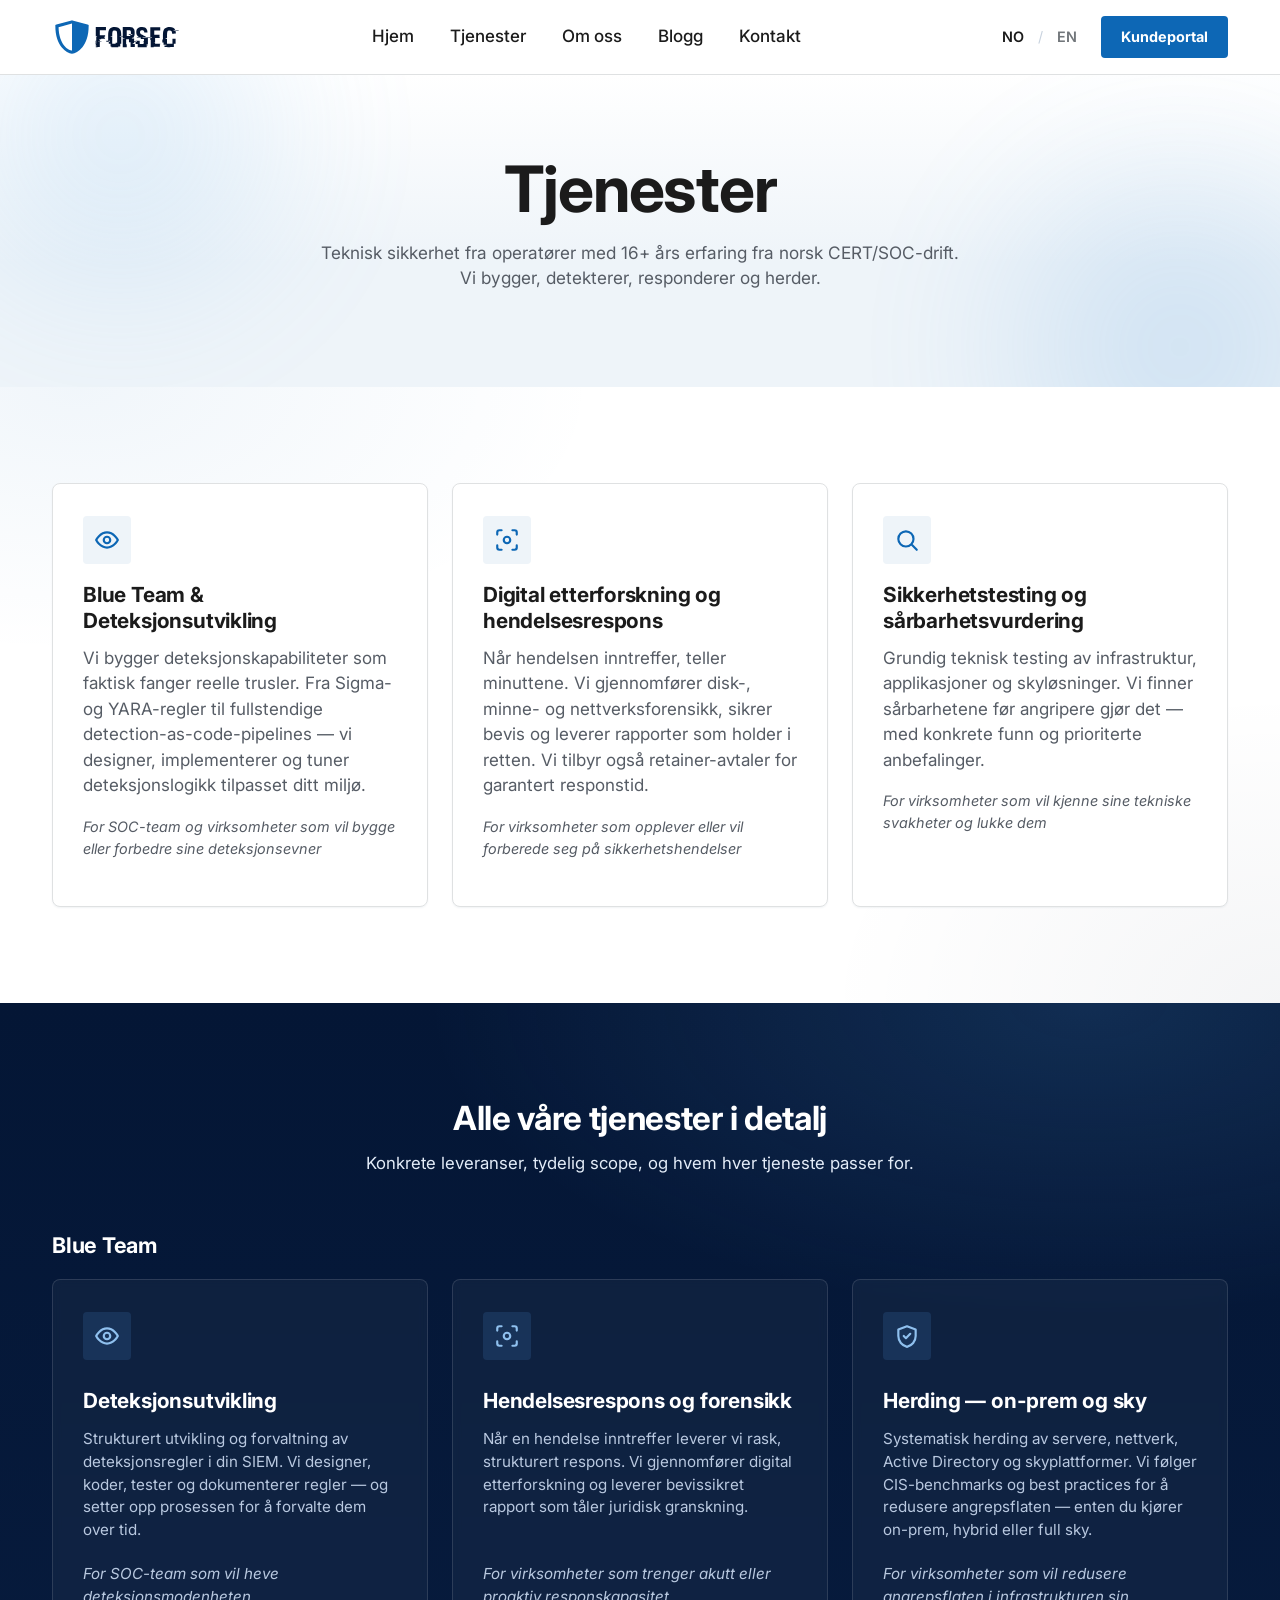
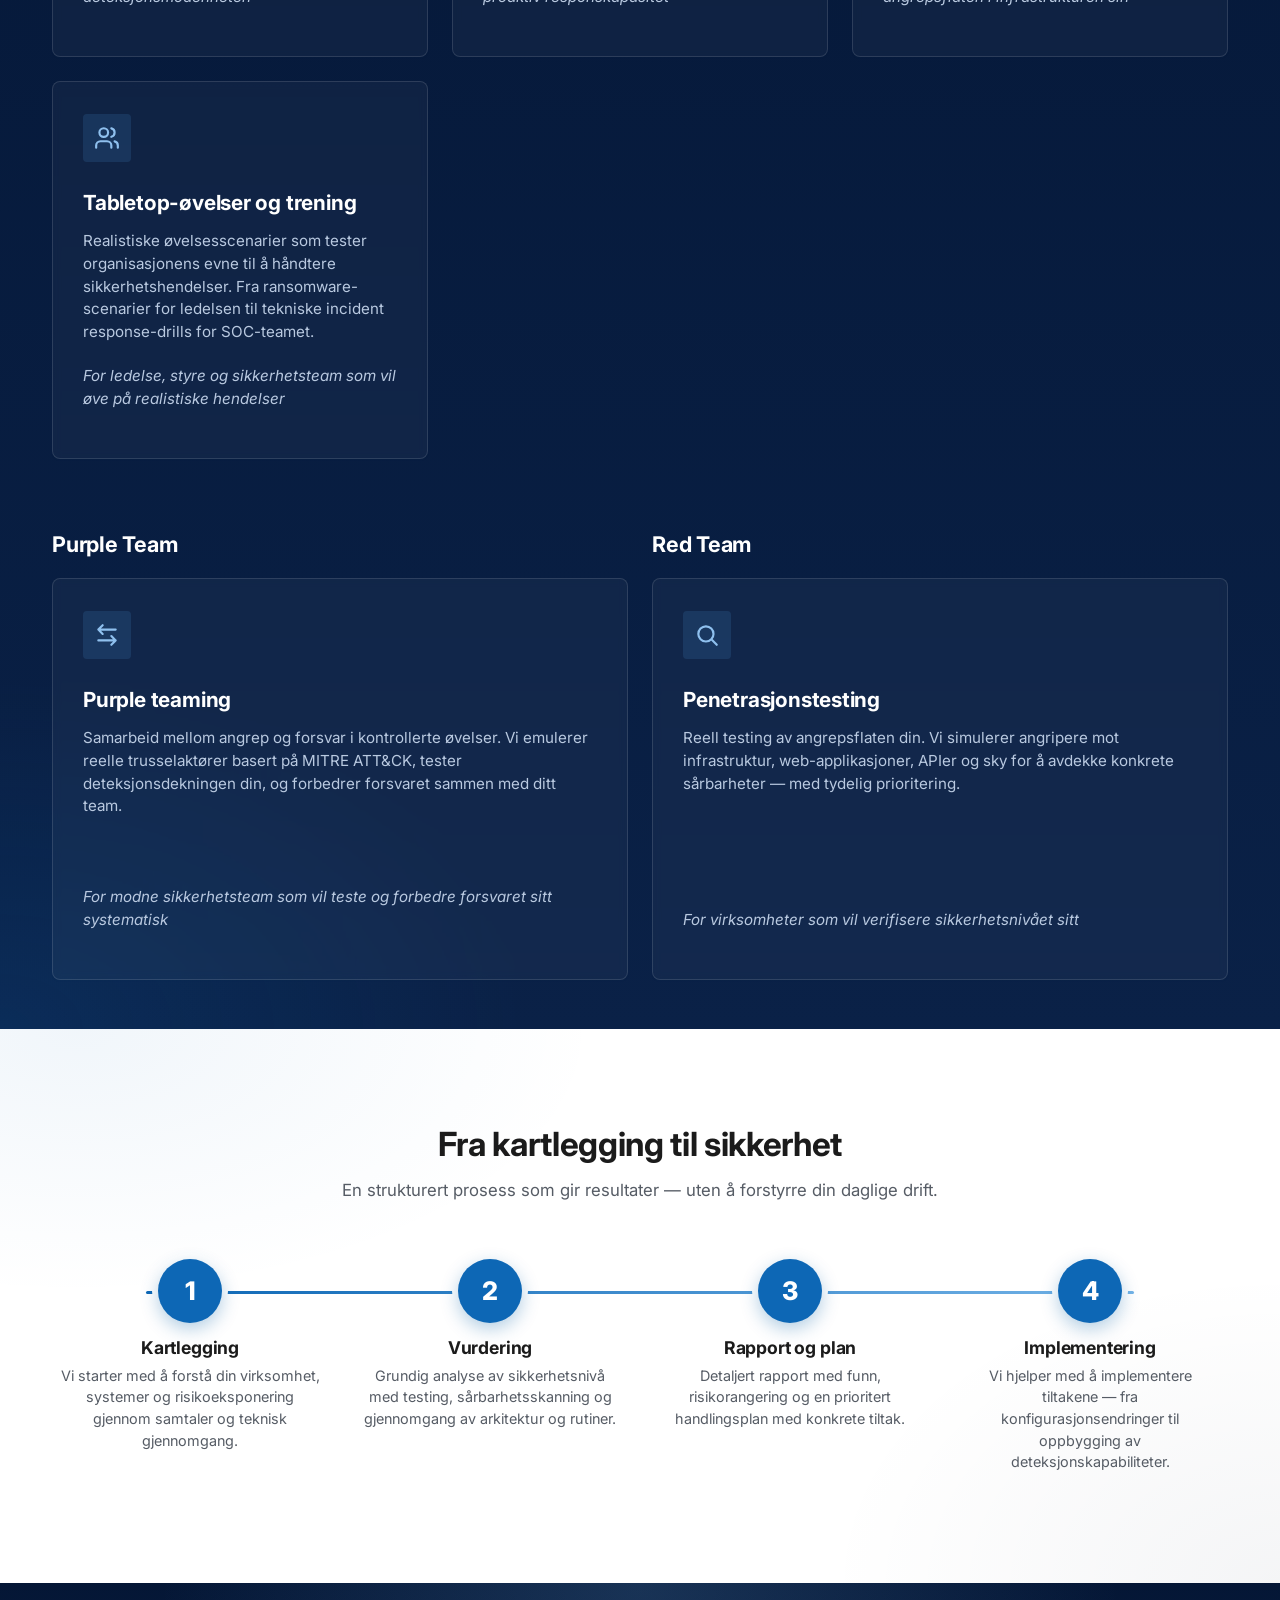
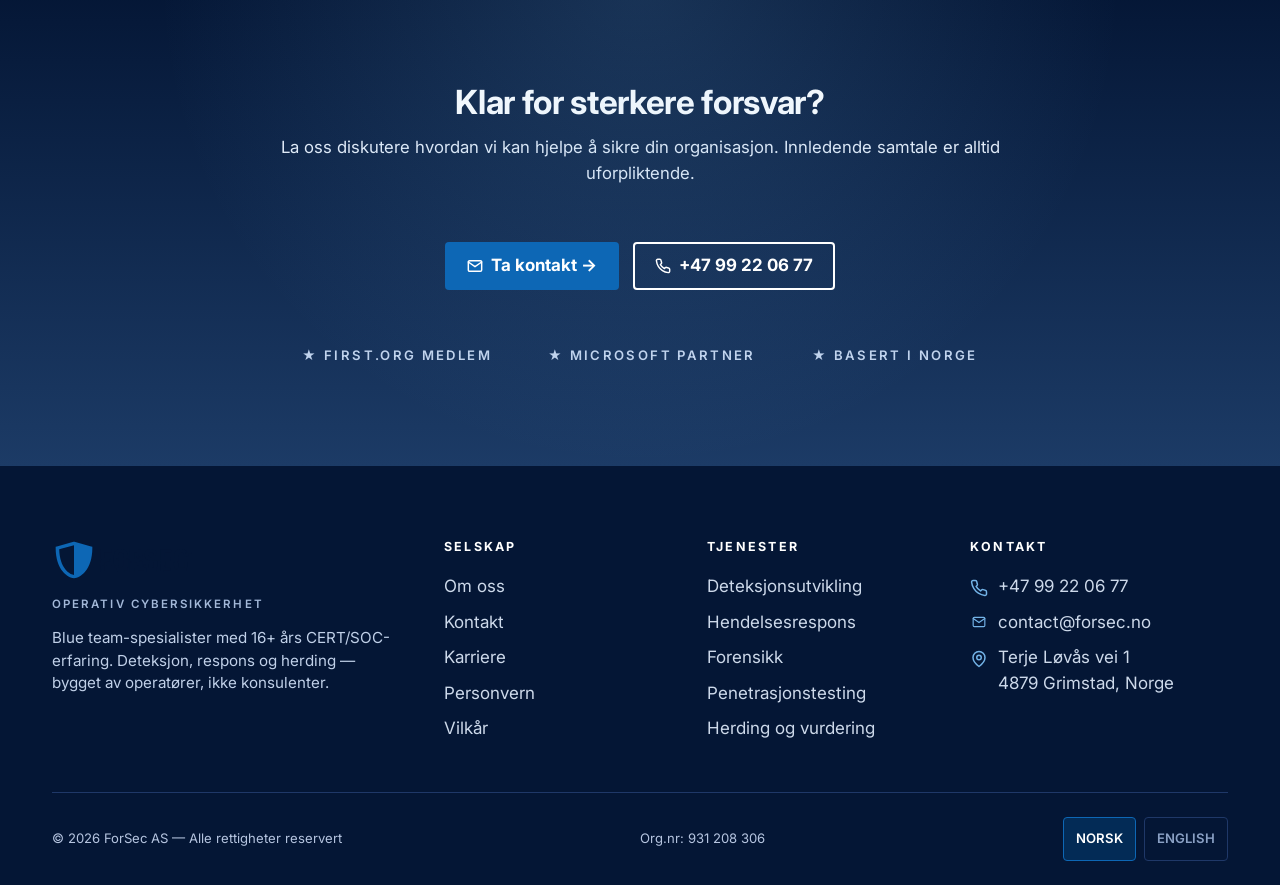
<file: tjenester.html>
<!DOCTYPE html>
<html lang="nb" data-theme="light">
<head>
<meta charset="UTF-8" />
<meta name="viewport" content="width=device-width, initial-scale=1.0" />
<meta name="theme-color" content="#041635" />
<meta name="color-scheme" content="light dark" />
<meta name="robots" content="index, follow, max-image-preview:large" />
<meta name="author" content="ForSec AS" />
<meta name="keywords" content="cybersikkerhet tjenester, deteksjonsutvikling, hendelsesrespons, forensikk, penetrasjonstesting, purple teaming, herding, tabletop, CIS-benchmarks, MITRE ATT&CK, Sigma, YARA, KQL, Norge" />
<meta name="description" content="Deteksjonsutvikling, hendelsesrespons, forensikk, pentest, purple teaming, herding og tabletop — operativ blue team-leveranse i Norge fra ForSec." />

<title>Tjenester – ForSec | Deteksjon, hendelsesrespons, forensikk, pentest</title>

<link rel="canonical" href="https://forsec.no/tjenester.html" />
<link rel="alternate" hreflang="no" href="https://forsec.no/tjenester.html" />
<link rel="alternate" hreflang="en" href="https://forsec.no/tjenester.html?lang=en" />

<meta property="og:type" content="website" />
<meta property="og:site_name" content="ForSec" />
<meta property="og:locale" content="nb_NO" />
<meta property="og:url" content="https://forsec.no/tjenester.html" />
<meta property="og:title" content="Tjenester – ForSec" />
<meta property="og:description" content="Deteksjon, respons, forensikk, pentest, purple team, herding og tabletop. Bygget av operatører." />
<meta property="og:image" content="https://forsec.no/forsec-logo.png" />
<meta name="twitter:card" content="summary_large_image" />

<link rel="icon" type="image/png" href="favicon.png" />
<link rel="apple-touch-icon" href="favicon.png" />
<link rel="preconnect" href="https://fonts.googleapis.com" />
<link rel="preconnect" href="https://fonts.gstatic.com" crossorigin />
<link href="https://fonts.googleapis.com/css2?family=Inter:wght@300;400;500;600;700;800&display=swap" rel="stylesheet" />
<link rel="stylesheet" href="styles.css?v=1782205200" />

<script type="application/ld+json">
{
  "@context": "https://schema.org",
  "@graph": [
    {
      "@type": "BreadcrumbList",
      "itemListElement": [
        {"@type":"ListItem","position":1,"name":"Hjem","item":"https://forsec.no/"},
        {"@type":"ListItem","position":2,"name":"Tjenester","item":"https://forsec.no/tjenester.html"}
      ]
    },
    {
      "@type": "Service",
      "serviceType": "Deteksjonsutvikling",
      "provider": {"@type":"Organization","name":"ForSec AS","url":"https://forsec.no/"},
      "areaServed": "NO",
      "description": "Strukturert utvikling og forvaltning av deteksjonsregler i SIEM (Sigma/YARA/KQL). MITRE ATT&CK-mapping og detection-as-code."
    },
    {
      "@type": "Service",
      "serviceType": "Hendelsesrespons og forensikk",
      "provider": {"@type":"Organization","name":"ForSec AS","url":"https://forsec.no/"},
      "areaServed": "NO",
      "description": "Disk-, minne- og nettverksforensikk. Bevissinnhenting og rapporter for ledelse, forsikring og politi."
    },
    {
      "@type": "Service",
      "serviceType": "Penetrasjonstesting",
      "provider": {"@type":"Organization","name":"ForSec AS","url":"https://forsec.no/"},
      "areaServed": "NO",
      "description": "Sårbarhetsskanning, pentest av webapp/API, AD-vurdering og sky-gjennomgang (Azure/AWS/GCP)."
    }
  ]
}
</script>
</head>
<body class="page-services">

<a class="skip-link" href="#main">Hopp til hovedinnhold</a>

<!-- ============ HEADER ============ -->
<header class="site-header">
  <div class="container header-inner">
    <a class="brand" href="index.html" aria-label="ForSec hjem">
      <img class="brand-logo brand-logo--light" src="forsec-logo.svg" alt="ForSec" width="120" height="40" fetchpriority="high" /><img class="brand-logo brand-logo--dark" src="forsec-logo-dark.svg" alt="ForSec" width="120" height="40" fetchpriority="high" />
    </a>
    <nav class="main-nav" aria-label="Hovedmeny" data-i18n-aria-label="aria.nav">
      <a href="index.html"       class="nav-link"        data-i18n="nav.home">Hjem</a>
      <a href="tjenester.html"   class="nav-link active" data-i18n="nav.services">Tjenester</a>
      <a href="om-oss.html"      class="nav-link"        data-i18n="nav.about">Om oss</a>
      <a href="blogg.html"       class="nav-link"        data-i18n="nav.blog">Blogg</a>
      <a href="kontakt.html"       class="nav-link"      data-i18n="nav.contact">Kontakt</a>
    </nav>
    <div class="header-utils">
      <button class="theme-toggle" id="themeToggle" aria-label="Bytt tema" data-i18n-aria-label="aria.theme">
        <span class="icon-wrap">
          <svg class="icon icon-sun" viewBox="0 0 24 24" aria-hidden="true">
            <circle cx="12" cy="12" r="4.2" fill="currentColor"/>
            <g stroke="currentColor" stroke-width="2.2" stroke-linecap="round">
              <path d="M12 2.5v2.7M12 18.8v2.7M2.5 12h2.7M18.8 12h2.7M4.9 4.9l1.9 1.9M17.2 17.2l1.9 1.9M4.9 19.1l1.9-1.9M17.2 6.8l1.9-1.9"/>
            </g>
          </svg>
          <svg class="icon icon-moon" viewBox="0 0 24 24" aria-hidden="true">
            <path d="M20 14.5A8 8 0 0 1 9.5 4a8 8 0 1 0 10.5 10.5Z" fill="currentColor"/>
          </svg>
        </span>
      </button>
      <div class="lang-toggle" role="group" aria-label="Språk" data-i18n-aria-label="aria.lang">
        <button class="lang-btn active" data-lang="no">NO</button>
        <span class="lang-sep">/</span>
        <button class="lang-btn"        data-lang="en">EN</button>
      </div>
      <button class="btn btn-primary btn-sm" type="button" data-action="login" data-i18n="nav.cta">Kundeportal</button>
    </div>
  </div>
</header>

<main id="main">

<!-- ============ HERO ============ -->
<section class="hero hero-sub" aria-labelledby="svc-hero">
  <div class="container hero-inner">
    <h1 class="hero-title" id="svc-hero" data-i18n="svc.title">Tjenester</h1>
    <p class="hero-lede" data-i18n="svc.lede">
      Teknisk sikkerhet fra operatører med 16+ års erfaring fra norsk CERT/SOC-drift.<br/>
      Vi bygger, detekterer, responderer og herder.
    </p>
  </div>
</section>

<!-- ============ TOP 3 PILLARS ============ -->
<section class="section section-light">
  <div class="container">
    <div class="grid grid-3">
      <article class="service-card reveal">
        <div class="svc-icon" aria-hidden="true"><svg viewBox="0 0 24 24"><g fill="none" stroke="currentColor" stroke-width="2" stroke-linecap="round" stroke-linejoin="round"><path d="M2 12s3.5-7 10-7 10 7 10 7-3.5 7-10 7-10-7-10-7Z"/><circle cx="12" cy="12" r="3"/></g></svg></div>
        <h3 data-i18n="svc.p1.title">Blue Team & Deteksjonsutvikling</h3>
        <p data-i18n="svc.p1.body">Vi bygger deteksjonskapabiliteter som faktisk fanger reelle trusler. Fra Sigma- og YARA-regler til fullstendige detection-as-code-pipelines — vi designer, implementerer og tuner deteksjonslogikk tilpasset ditt miljø.</p>
        <p class="svc-target"><em data-i18n="svc.p1.target">For SOC-team og virksomheter som vil bygge eller forbedre sine deteksjonsevner</em></p>
      </article>

      <article class="service-card reveal">
        <div class="svc-icon" aria-hidden="true"><svg viewBox="0 0 24 24"><g fill="none" stroke="currentColor" stroke-width="2" stroke-linecap="round" stroke-linejoin="round"><path d="M3 7V5a2 2 0 0 1 2-2h2M17 3h2a2 2 0 0 1 2 2v2M21 17v2a2 2 0 0 1-2 2h-2M7 21H5a2 2 0 0 1-2-2v-2"/><circle cx="12" cy="12" r="3"/></g></svg></div>
        <h3 data-i18n="svc.p2.title">Digital etterforskning og hendelsesrespons</h3>
        <p data-i18n="svc.p2.body">Når hendelsen inntreffer, teller minuttene. Vi gjennomfører disk-, minne- og nettverksforensikk, sikrer bevis og leverer rapporter som holder i retten. Vi tilbyr også retainer-avtaler for garantert responstid.</p>
        <p class="svc-target"><em data-i18n="svc.p2.target">For virksomheter som opplever eller vil forberede seg på sikkerhetshendelser</em></p>
      </article>

      <article class="service-card reveal">
        <div class="svc-icon" aria-hidden="true"><svg viewBox="0 0 24 24"><g fill="none" stroke="currentColor" stroke-width="2" stroke-linecap="round" stroke-linejoin="round"><circle cx="11" cy="11" r="7"/><path d="m21 21-4.3-4.3"/></g></svg></div>
        <h3 data-i18n="svc.p3.title">Sikkerhetstesting og sårbarhetsvurdering</h3>
        <p data-i18n="svc.p3.body">Grundig teknisk testing av infrastruktur, applikasjoner og skyløsninger. Vi finner sårbarhetene før angripere gjør det — med konkrete funn og prioriterte anbefalinger.</p>
        <p class="svc-target"><em data-i18n="svc.p3.target">For virksomheter som vil kjenne sine tekniske svakheter og lukke dem</em></p>
      </article>
    </div>
  </div>
</section>

<!-- ============ FULL CATALOG ============ -->
<section class="section section-dark">
  <div class="container">
    <div class="section-head">
      <h2 class="light" data-i18n="cat.title">Alle våre tjenester i detalj</h2>
      <p class="lede light" data-i18n="cat.lede">Konkrete leveranser, tydelig scope, og hvem hver tjeneste passer for.</p>
    </div>

    <h3 class="team-heading light">Blue Team</h3>
    <div class="grid grid-3">
      <!-- 1 Deteksjonsutvikling -->
      <article class="catalog-card reveal">
        <div class="svc-icon" aria-hidden="true"><svg viewBox="0 0 24 24"><g fill="none" stroke="currentColor" stroke-width="2" stroke-linecap="round" stroke-linejoin="round"><path d="M2 12s3.5-7 10-7 10 7 10 7-3.5 7-10 7-10-7-10-7Z"/><circle cx="12" cy="12" r="3"/></g></svg></div>
        <h3 data-i18n="cat.s1.title">Deteksjonsutvikling</h3>
        <p data-i18n="cat.s1.body">Strukturert utvikling og forvaltning av deteksjonsregler i din SIEM. Vi designer, koder, tester og dokumenterer regler — og setter opp prosessen for å forvalte dem over tid.</p>
        <p class="svc-target"><em data-i18n="cat.s1.target">For SOC-team som vil heve deteksjonsmodenheten</em></p>
      </article>
      <!-- 2 IR -->
      <article class="catalog-card reveal">
        <div class="svc-icon" aria-hidden="true"><svg viewBox="0 0 24 24"><g fill="none" stroke="currentColor" stroke-width="2" stroke-linecap="round" stroke-linejoin="round"><path d="M3 7V5a2 2 0 0 1 2-2h2M17 3h2a2 2 0 0 1 2 2v2M21 17v2a2 2 0 0 1-2 2h-2M7 21H5a2 2 0 0 1-2-2v-2"/><circle cx="12" cy="12" r="3"/></g></svg></div>
        <h3 data-i18n="cat.s2.title">Hendelsesrespons og forensikk</h3>
        <p data-i18n="cat.s2.body">Når en hendelse inntreffer leverer vi rask, strukturert respons. Vi gjennomfører digital etterforskning og leverer bevissikret rapport som tåler juridisk granskning.</p>
        <p class="svc-target"><em data-i18n="cat.s2.target">For virksomheter som trenger akutt eller proaktiv responskapasitet</em></p>
      </article>
      <!-- 5 Herding -->
      <article class="catalog-card reveal">
        <div class="svc-icon" aria-hidden="true"><svg viewBox="0 0 24 24"><g fill="none" stroke="currentColor" stroke-width="2" stroke-linecap="round" stroke-linejoin="round"><path d="M12 3 4 6v6c0 5 3.5 9 8 10 4.5-1 8-5 8-10V6l-8-3Z"/><path d="m9 12 2 2 4-4"/></g></svg></div>
        <h3 data-i18n="cat.s5.title">Herding — on-prem og sky</h3>
        <p data-i18n="cat.s5.body">Systematisk herding av servere, nettverk, Active Directory og skyplattformer. Vi følger CIS-benchmarks og best practices for å redusere angrepsflaten — enten du kjører on-prem, hybrid eller full sky.</p>
        <p class="svc-target"><em data-i18n="cat.s5.target">For virksomheter som vil redusere angrepsflaten i infrastrukturen sin</em></p>
      </article>
      <!-- 6 Tabletop -->
      <article class="catalog-card reveal">
        <div class="svc-icon" aria-hidden="true"><svg viewBox="0 0 24 24"><g fill="none" stroke="currentColor" stroke-width="2" stroke-linecap="round" stroke-linejoin="round"><path d="M16 21v-2a4 4 0 0 0-4-4H6a4 4 0 0 0-4 4v2"/><circle cx="9" cy="7" r="4"/><path d="M22 21v-2a4 4 0 0 0-3-3.87M16 3.13a4 4 0 0 1 0 7.75"/></g></svg></div>
        <h3 data-i18n="cat.s6.title">Tabletop-øvelser og trening</h3>
        <p data-i18n="cat.s6.body">Realistiske øvelsesscenarier som tester organisasjonens evne til å håndtere sikkerhetshendelser. Fra ransomware-scenarier for ledelsen til tekniske incident response-drills for SOC-teamet.</p>
        <p class="svc-target"><em data-i18n="cat.s6.target">For ledelse, styre og sikkerhetsteam som vil øve på realistiske hendelser</em></p>
      </article>
    </div>

    <div class="team-duo">
      <div>
        <h3 class="team-heading light">Purple Team</h3>
      <!-- 4 Purple teaming -->
      <article class="catalog-card reveal">
        <div class="svc-icon" aria-hidden="true"><svg viewBox="0 0 24 24"><g fill="none" stroke="currentColor" stroke-width="2" stroke-linecap="round" stroke-linejoin="round"><path d="M8 3 4 7l4 4M4 7h16M16 21l4-4-4-4M20 17H4"/></g></svg></div>
        <h3 data-i18n="cat.s4.title">Purple teaming</h3>
        <p data-i18n="cat.s4.body">Samarbeid mellom angrep og forsvar i kontrollerte øvelser. Vi emulerer reelle trusselaktører basert på MITRE ATT&CK, tester deteksjonsdekningen din, og forbedrer forsvaret sammen med ditt team.</p>
        <p class="svc-target"><em data-i18n="cat.s4.target">For modne sikkerhetsteam som vil teste og forbedre forsvaret sitt systematisk</em></p>
      </article>
      </div>
      <div>
        <h3 class="team-heading light">Red Team</h3>
      <!-- 3 Pentest -->
      <article class="catalog-card reveal">
        <div class="svc-icon" aria-hidden="true"><svg viewBox="0 0 24 24"><g fill="none" stroke="currentColor" stroke-width="2" stroke-linecap="round" stroke-linejoin="round"><circle cx="11" cy="11" r="7"/><path d="m21 21-4.3-4.3"/></g></svg></div>
        <h3 data-i18n="cat.s3.title">Penetrasjonstesting</h3>
        <p data-i18n="cat.s3.body">Reell testing av angrepsflaten din. Vi simulerer angripere mot infrastruktur, web-applikasjoner, APIer og sky for å avdekke konkrete sårbarheter — med tydelig prioritering.</p>
        <p class="svc-target"><em data-i18n="cat.s3.target">For virksomheter som vil verifisere sikkerhetsnivået sitt</em></p>
      </article>
      </div>
    </div>
  </div>
</section>

<!-- ============ PROCESS ============ -->
<section class="section section-light">
  <div class="container">
    <div class="section-head">
      <h2 data-i18n="proc.title">Fra kartlegging til sikkerhet</h2>
      <p class="lede" data-i18n="proc.lede">En strukturert prosess som gir resultater — uten å forstyrre din daglige drift.</p>
    </div>

    <ol class="process">
      <li class="process-step reveal">
        <span class="step-num">1</span>
        <h3 data-i18n="proc.s1.title">Kartlegging</h3>
        <p data-i18n="proc.s1.body">Vi starter med å forstå din virksomhet, systemer og risikoeksponering gjennom samtaler og teknisk gjennomgang.</p>
      </li>
      <li class="process-step reveal">
        <span class="step-num">2</span>
        <h3 data-i18n="proc.s2.title">Vurdering</h3>
        <p data-i18n="proc.s2.body">Grundig analyse av sikkerhetsnivå med testing, sårbarhetsskanning og gjennomgang av arkitektur og rutiner.</p>
      </li>
      <li class="process-step reveal">
        <span class="step-num">3</span>
        <h3 data-i18n="proc.s3.title">Rapport og plan</h3>
        <p data-i18n="proc.s3.body">Detaljert rapport med funn, risikorangering og en prioritert handlingsplan med konkrete tiltak.</p>
      </li>
      <li class="process-step reveal">
        <span class="step-num">4</span>
        <h3 data-i18n="proc.s4.title">Implementering</h3>
        <p data-i18n="proc.s4.body">Vi hjelper med å implementere tiltakene — fra konfigurasjonsendringer til oppbygging av deteksjonskapabiliteter.</p>
      </li>
    </ol>
  </div>
</section>

<!-- ============ CTA ============ -->
<section class="section cta-section" id="kontakt">
  <div class="container">
    <div class="section-head">
      <h2 class="light" data-i18n="cta.title">Klar for sterkere forsvar?</h2>
      <p class="lede light" data-i18n="cta.lede">La oss diskutere hvordan vi kan hjelpe å sikre din organisasjon. Innledende samtale er alltid uforpliktende.</p>
    </div>
    <div class="cta-actions">
      <a class="btn btn-primary" href="mailto:contact@forsec.no" data-i18n="cta.btn1"><svg viewBox="0 0 24 24" width="16" height="16" fill="none" stroke="currentColor" stroke-width="2.2" stroke-linecap="round" stroke-linejoin="round" aria-hidden="true" style="vertical-align:-3px"><rect x="2" y="4" width="20" height="16" rx="2"/><path d="m2 6 10 7L22 6"/></svg> Ta kontakt →</a>
      <a class="btn btn-outline-light" href="tel:+4799220677" aria-label="Ring +47 99 22 06 77"><svg viewBox="0 0 24 24" width="16" height="16" fill="none" stroke="currentColor" stroke-width="2.2" stroke-linecap="round" stroke-linejoin="round" aria-hidden="true" style="vertical-align:-3px"><path d="M22 16.92v3a2 2 0 0 1-2.18 2 19.79 19.79 0 0 1-8.63-3.07 19.5 19.5 0 0 1-6-6 19.79 19.79 0 0 1-3.07-8.67A2 2 0 0 1 4.11 2h3a2 2 0 0 1 2 1.72 12.84 12.84 0 0 0 .7 2.81 2 2 0 0 1-.45 2.11L8.09 9.91a16 16 0 0 0 6 6l1.27-1.27a2 2 0 0 1 2.11-.45 12.84 12.84 0 0 0 2.81.7A2 2 0 0 1 22 16.92z"/></svg> +47 99 22 06 77</a>
    </div>
    <ul class="trust-row">
      <li data-i18n="cta.t1"><span aria-hidden="true">★</span> FIRST.ORG MEDLEM</li>
      <li data-i18n="cta.t2"><span aria-hidden="true">★</span> MICROSOFT PARTNER</li>
      <li data-i18n="cta.t3"><span aria-hidden="true">★</span> BASERT I NORGE</li>
    </ul>
  </div>
</section>

</main>

<!-- ============ FOOTER ============ -->
<footer class="site-footer">
  <div class="container">
    <div class="footer-grid">
      <div class="footer-brand">
        <a class="brand" href="index.html">
          <img class="brand-logo brand-logo--light" src="forsec-logo.svg" alt="ForSec" width="120" height="40" loading="lazy" decoding="async" /><img class="brand-logo brand-logo--dark" src="forsec-logo-dark.svg" alt="ForSec" width="120" height="40" loading="lazy" decoding="async" />
        </a>
        <span class="footer-tag" data-i18n="footer.tag">OPERATIV CYBERSIKKERHET</span>
        <p data-i18n="footer.body">Blue team-spesialister med 16+ års CERT/SOC-erfaring. Deteksjon, respons og herding — bygget av operatører, ikke konsulenter.</p>
      </div>
      <div class="footer-col">
        <h4 data-i18n="footer.h1">SELSKAP</h4>
        <ul>
          <li><a href="om-oss.html"        data-i18n="footer.about">Om oss</a></li>
          <li><a href="kontakt.html" data-i18n="footer.contact">Kontakt</a></li>
          <li><a href="kontakt.html"          data-i18n="footer.career">Karriere</a></li>
          <li><a href="#"                  data-i18n="footer.privacy">Personvern</a></li>
          <li><a href="#"                  data-i18n="footer.terms">Vilkår</a></li>
        </ul>
      </div>
      <div class="footer-col">
        <h4 data-i18n="footer.h2">TJENESTER</h4>
        <ul>
          <li><a href="tjenester.html" data-i18n="footer.s1">Deteksjonsutvikling</a></li>
          <li><a href="tjenester.html" data-i18n="footer.s2">Hendelsesrespons</a></li>
          <li><a href="tjenester.html" data-i18n="footer.s3">Forensikk</a></li>
          <li><a href="tjenester.html" data-i18n="footer.s4">Penetrasjonstesting</a></li>
          <li><a href="tjenester.html" data-i18n="footer.s5">Herding og vurdering</a></li>
        </ul>
      </div>
      <div class="footer-col">
        <h4 data-i18n="footer.h3">KONTAKT</h4>
        <ul class="contact-list">
          <li><span class="ci" aria-hidden="true"><svg viewBox="0 0 24 24" width="18" height="18" fill="none" stroke="currentColor" stroke-width="2" stroke-linecap="round" stroke-linejoin="round"><path d="M22 16.92v3a2 2 0 0 1-2.18 2 19.79 19.79 0 0 1-8.63-3.07 19.5 19.5 0 0 1-6-6 19.79 19.79 0 0 1-3.07-8.67A2 2 0 0 1 4.11 2h3a2 2 0 0 1 2 1.72 12.84 12.84 0 0 0 .7 2.81 2 2 0 0 1-.45 2.11L8.09 9.91a16 16 0 0 0 6 6l1.27-1.27a2 2 0 0 1 2.11-.45 12.84 12.84 0 0 0 2.81.7A2 2 0 0 1 22 16.92z"/></svg></span><a href="tel:+4799220677">+47 99 22 06 77</a></li>
          <li><span class="ci" aria-hidden="true"><svg viewBox="0 0 24 24" width="18" height="14" fill="none" stroke="currentColor" stroke-width="2" stroke-linecap="round" stroke-linejoin="round"><rect x="2" y="4" width="20" height="16" rx="2"/><path d="m2 6 10 7L22 6"/></svg></span><a href="mailto:contact@forsec.no">contact@forsec.no</a></li>
          <li><span class="ci" aria-hidden="true"><svg viewBox="0 0 24 24" width="18" height="18" fill="none" stroke="currentColor" stroke-width="2" stroke-linecap="round" stroke-linejoin="round"><path d="M20 10c0 6-8 12-8 12s-8-6-8-12a8 8 0 0 1 16 0z"/><circle cx="12" cy="10" r="3"/></svg></span><span data-i18n="footer.addr">Terje Løvås vei 1<br/>4879 Grimstad, Norge</span></li>
        </ul>
      </div>
    </div>
    <div class="footer-bottom">
      <span data-i18n="footer.copy">© 2026 ForSec AS — Alle rettigheter reservert</span>
      <span data-i18n="footer.orgnr">Org.nr: 931 208 306</span>
      <div class="footer-lang">
        <button class="lang-btn active" data-lang="no" data-i18n="footer.lang.no">NORSK</button>
        <button class="lang-btn"        data-lang="en" data-i18n="footer.lang.en">ENGLISH</button>
      </div>
    </div>
  </div>
</footer>

<script src="script.js?v=1782201700"></script>
</body>
</html>
</file>
<file: styles.css>
/* ============================================================
   ForSec — USWDS Redesign  (light/dark, animated)
   ============================================================ */
/* USWDS system color tokens — https://designsystem.digital.gov/design-tokens/color/system-tokens/
   blue-60v=#005ea2 (primary), blue-warm-70v=#1a4480, blue-warm-80v=#162e51, ink=#1b1b1b,
   gray-5=#f0f0f0, gray-30=#adadad, gray-cool-3=#eef4f9, mint-cool-40v=#00a398, gold-20v=#ffbe2e
*/
:root,
[data-theme="light"] {
  /* USWDS theme tokens */
  --color-primary:        #0d67b5; /* ForSec logo blue */
  --color-primary-light:  #73b3e7; /* blue-30 */
  --color-primary-lighter:#dfe1e2; /* gray-cool-10 */
  --color-primary-dark:   #0a4f8a; /* darker logo blue */
  --color-primary-darker: #041635; /* ForSec logo navy */
  --color-base:           #1b1b1b; /* ink */
  --color-base-dark:      #565c65; /* gray-60 */
  --color-base-light:     #71767a; /* gray-50 */
  --color-base-lighter:   #dfe1e2; /* gray-cool-10 */
  --color-base-lightest:  #f0f0f0; /* gray-5 */
  --color-white:          #ffffff;
  --color-success:        #00a91c; /* green-cool-50v */
  --color-warning:        #ffbe2e; /* gold-20v */
  --color-error:          #d54309; /* red-warm-50v */
  --color-accent-cool:    #00bde3; /* cyan-30v */

  --color-bg-primary:     #ffffff;
  --color-bg-secondary:   #eef4f9; /* gray-cool-3 */
  --color-bg-tint:        #f0f0f0;
  --color-bg-hero:        #041635; /* ForSec logo navy */
  --color-bg-cta:         #041635;
  --color-bg-footer:      #041635; /* logo navy footer */
  --color-text-primary:   #1b1b1b;
  --color-text-secondary: #565c65;
  --color-text-muted:     #71767a;
  --color-border:         #dfe1e2;
  --color-border-strong:  #c9d3df;

  --shadow-sm: 0 1px 2px rgba(22,46,81,.06);
  --shadow-md: 0 4px 14px rgba(0,94,162,.18);
  --shadow-lg: 0 10px 28px rgba(22,46,81,.20);
  --shadow-xl: 0 18px 42px rgba(22,46,81,.28);

  /* USWDS radius tokens: radius-sm=2px, radius-md=4px, radius-lg=8px */
  --radius-sm: 2px;
  --radius:    4px;
  --radius-lg: 8px;

  /* USWDS measure (max-width for prose) */
  --measure: 68ex;

  --container: 1240px;
  --t-fast: .2s cubic-bezier(.2,.7,.2,1);
  --t-med:  .4s cubic-bezier(.2,.7,.2,1);
  --t-slow: .6s cubic-bezier(.2,.7,.2,1);
  --t-card: .45s cubic-bezier(.22,.61,.36,1);
}
[data-theme="dark"] {
  --color-primary:        #4f97d8; /* logo blue, brightened for dark bg */
  --color-primary-light:  #73b3e7;
  --color-primary-dark:   #73b3e7;
  --color-primary-darker: #a8d3ff;
  --color-bg-primary:     #041635; /* ForSec logo navy */
  --color-bg-secondary:   #0a2147;
  --color-bg-tint:        #08203f;
  --color-bg-hero:        #02101f;
  --color-bg-cta:         #02101f;
  --color-bg-footer:      #02101f;
  --color-text-primary:   #ffffff;
  --color-text-secondary: #c7d2e3;
  --color-text-muted:     #93a3bd;
  --color-border:         #1f3868;
  --color-border-strong:  #2a4a85;
}

* { box-sizing: border-box; }
html { scroll-behavior: smooth; }
/* Typography: Inter as primary */
body {
  margin: 0;
  font-family: "Inter", system-ui, -apple-system, "Segoe UI", Roboto, "Helvetica Neue", sans-serif;
  font-size: 17px; /* USWDS body-large */
  background: var(--color-bg-primary);
  color: var(--color-text-primary);
  line-height: 1.5; /* USWDS line-height md */
  -webkit-font-smoothing: antialiased;
  -moz-osx-font-smoothing: grayscale;
  transition: background-color .45s ease, color .45s ease;
}
h1, h2, h3, h4 { font-family: "Inter", system-ui, sans-serif; letter-spacing: -0.015em; }
p { max-width: var(--measure); }
.section-head p, .hero-lede, .service-card p, .catalog-card p, .industry-card p, .blog-card > p, .partner-card p, .process-step p { max-width: none; }
img, svg { display: block; max-width: 100%; }
a { color: var(--color-primary); text-decoration: none; }
ul { padding: 0; margin: 0; list-style: none; }
h1, h2, h3, h4 { margin: 0; font-weight: 700; color: var(--color-text-primary); letter-spacing: -0.01em; }
h2 { font-size: clamp(1.85rem, 2.6vw, 2.6rem); line-height: 1.15; }
h3 { font-size: 1.3rem; line-height: 1.25; }
p { margin: 0 0 1em; color: var(--color-text-secondary); }

.container { width: 100%; max-width: var(--container); margin: 0 auto; padding: 0 32px; }

/* USWDS skip-link — usa-skipnav pattern */
.skip-link {
  position: absolute; left: 0; top: -3rem;
  background: var(--color-white); color: var(--color-primary-darker);
  padding: .75rem 1rem; z-index: 100; font-weight: 700;
  text-decoration: underline;
  transition: top .15s ease;
}
.skip-link:focus { top: 0; outline: .25rem solid var(--color-warning); outline-offset: 0; }
.container-narrow { max-width: 900px; }

/* ---------- BUTTONS — USWDS usa-button ---------- */
.btn {
  display: inline-flex; align-items: center; gap: .5em;
  padding: .75rem 1.25rem;
  min-height: 3rem;
  border-radius: var(--radius);
  font-weight: 700; font-size: 1.06rem;
  font-family: inherit;
  border: 2px solid transparent;
  cursor: pointer;
  text-decoration: none;
  line-height: 1;
  position: relative; overflow: hidden; isolation: isolate;
  transition: transform .2s ease, box-shadow .2s ease, background-color .2s ease, color .2s ease, border-color .2s ease;
}
.btn-sm { padding: 9px 18px; min-height: 2.6rem; font-size: .9rem; }
.btn-primary { background: var(--color-primary); color: #fff; }
.btn-primary:hover { background: var(--color-primary-dark); box-shadow: 0 4px 12px rgba(0,94,162,.25); transform: scale(1.02); }
.btn-primary:active { background: var(--color-primary-darker); transform: translateY(1px); }
/* dark theme: primary token is lightened for text/links, too light as a button fill for white text — use logo blue so label keeps 4.5:1 (WCAG 1.4.3) */
[data-theme="dark"] .btn-primary { background: #0d67b5; }
[data-theme="dark"] .btn-primary:hover { background: #0a4f8a; }
[data-theme="dark"] .btn-primary:active { background: #08436f; }
.btn-primary:focus-visible { outline: 3px solid var(--color-primary-darker); outline-offset: 2px; }
.btn-ghost { background: transparent; color: #fff; border-color: rgba(255,255,255,.5); }
.btn-ghost:hover { background: rgba(255,255,255,.14); border-color: #fff; transform: scale(1.02); }
.btn-outline-light { background: transparent; color: #fff; border-color: #fff; }
.btn-outline-light:hover { background: #fff; color: var(--color-primary-darker); transform: scale(1.02); }

/* ---------- HEADER ---------- */
.site-header {
  position: sticky; top: 0; z-index: 50;
  background: rgba(255,255,255,.92);
  border-bottom: 1px solid var(--color-border);
  -webkit-backdrop-filter: saturate(180%) blur(10px);
          backdrop-filter: saturate(180%) blur(10px);
}
[data-theme="dark"] .site-header { background: rgba(4,22,53,.92); }
.header-inner { display: flex; align-items: center; justify-content: space-between; gap: 32px; min-height: 64px; }
.brand { display: inline-flex; align-items: center; gap: 10px; color: var(--color-text-primary); font-weight: 800; }
.brand-logo { height: 40px; width: auto; object-fit: contain; }
.site-footer .brand-logo { height: 44px; }
/* theme-aware logo: light wordmark variant shown in dark mode */
.brand-logo--dark { display: none; }
[data-theme="dark"] .brand-logo--light { display: none; }
[data-theme="dark"] .brand-logo--dark { display: inline-block; }
.brand-name { letter-spacing: .14em; font-size: 1.05rem; }

.main-nav { display: flex; gap: 4px; }
.nav-link {
  position: relative; display: inline-block;
  color: var(--color-text-primary); font-weight: 500;
  padding: 24px 16px;
  transition: color var(--t-fast);
}
.nav-link::after {
  content: ''; position: absolute;
  left: 16px; right: 16px; bottom: 18px;
  height: 2px; background: var(--color-primary-light);
  transform: scaleX(0); transform-origin: center;
  transition: transform .22s ease;
}
.nav-link:hover { color: var(--color-primary); }
.nav-link:hover::after { transform: scaleX(1); }
.nav-link.active { color: var(--color-primary); font-weight: 600; }
.nav-link.active::after { transform: scaleX(1); background: var(--color-primary); height: 3px; }

.header-utils { display: flex; align-items: center; gap: 14px; }

/* ---------- THEME TOGGLE (borderless, animated swap) ---------- */
.theme-toggle {
  display: none; /* light mode only — toggle removed */
  align-items: center; justify-content: center;
  width: 40px; height: 40px;
  background: transparent;
  border: 0; outline: 0;
  padding: 0;
  color: var(--color-text-primary);
  cursor: pointer;
  border-radius: 999px;
  transition: background-color .25s ease, transform .25s ease;
}
.theme-toggle:active { transform: scale(.92); }
.theme-toggle:focus-visible { outline: 2px solid var(--color-primary); outline-offset: 3px; }
.theme-toggle .icon-wrap {
  position: relative;
  width: 22px; height: 22px;
  display: inline-block;
}
.theme-toggle .icon {
  position: absolute; inset: 0;
  width: 22px; height: 22px;
  color: currentColor; /* monochrome, follows header text color in light + dark */
  transition: opacity .35s ease, transform .55s cubic-bezier(.22,.61,.36,1);
}
.theme-toggle .icon-moon { transform: rotate(-90deg) scale(.4); opacity: 0; }
.theme-toggle .icon-sun  { transform: rotate(0deg)   scale(1);   opacity: 1; }
[data-theme="dark"] .theme-toggle .icon-sun  { transform: rotate(90deg)  scale(.4); opacity: 0; }
[data-theme="dark"] .theme-toggle .icon-moon { transform: rotate(0deg)   scale(1);  opacity: 1; }

/* ---------- LANG TOGGLE ---------- */
.lang-toggle { display: inline-flex; align-items: center; gap: 4px; color: var(--color-text-muted); font-size: .9rem; }
.lang-btn { background: none; border: 0; font: inherit; color: inherit; cursor: pointer; padding: 10px 10px; min-height: 44px; min-width: 36px; font-weight: 600; transition: color var(--t-fast), transform var(--t-fast); }
.lang-btn:hover { color: var(--color-primary); }
.lang-btn.active { color: var(--color-text-primary); }
.lang-sep { color: var(--color-border-strong); }

/* ---------- HERO ---------- */
.hero {
  background: linear-gradient(180deg, #ffffff 0%, var(--color-bg-secondary) 60%, var(--color-bg-secondary) 100%);
  color: var(--color-text-primary);
  padding: 56px 0 48px;
  text-align: center;
  position: relative;
  overflow: hidden;
  transition: background .45s ease, color .45s ease;
}
/* homepage hero fills the viewport (minus sticky 72px header); no mid-page seam */
.hero:not(.hero-sub) {
  display: flex;
  flex-direction: column;
  justify-content: center;
  min-height: min(100vh - 64px, 560px);
  min-height: min(100dvh - 64px, 560px);
}
[data-theme="dark"] .hero {
  background: linear-gradient(180deg, var(--color-bg-hero) 0%, #14305a 50%, var(--color-bg-primary) 100%);
  color: #fff;
}
.hero::before, .hero::after {
  content: ''; position: absolute; border-radius: 50%; pointer-events: none;
  filter: blur(60px); opacity: .22;
}
[data-theme="dark"] .hero::before, [data-theme="dark"] .hero::after { opacity: .35; }
.hero::before { width: 480px; height: 480px; top: -180px; left: -120px; background: radial-gradient(circle, #73b3e7, transparent 70%); animation: float1 14s ease-in-out infinite; }
.hero::after  { width: 520px; height: 520px; bottom: -220px; right: -160px; background: radial-gradient(circle, #4f97d8, transparent 70%); animation: float2 18s ease-in-out infinite; }
@keyframes float1 { 50% { transform: translate(40px, 30px); } }
@keyframes float2 { 50% { transform: translate(-30px, -20px); } }

.hero-net { position: absolute; inset: 0; width: 100%; height: 100%; z-index: 1; }
.hero-inner { position: relative; z-index: 2; }
.hero-title { font-size: clamp(2.5rem, 5.5vw, 4.5rem); line-height: 1.05; letter-spacing: -0.02em; color: var(--color-text-primary); margin: 0 auto 24px; animation: rise .8s ease both; }
.hero-lede  { max-width: 720px; margin: 0 auto 36px; font-size: 1.075rem; color: var(--color-text-secondary); animation: rise .9s .1s ease both; }
.hero-actions { display: flex; flex-wrap: wrap; gap: 14px; justify-content: center; animation: rise 1s .2s ease both; }
[data-theme="dark"] .hero-title { color: #fff; }
[data-theme="dark"] .hero-lede  { color: #d8e2f0; }

/* Ghost button inside light hero: dark text + subtle 1px border */
.hero .btn-ghost {
  color: var(--color-text-primary);
  border: 1px solid var(--color-border);
  background: transparent;
}
.hero .btn-ghost:hover { background: var(--color-bg-tint); border-color: var(--color-primary); color: var(--color-primary); }
[data-theme="dark"] .hero .btn-ghost { color: #fff; border: 1px solid rgba(255,255,255,.25); }
[data-theme="dark"] .hero .btn-ghost:hover { background: rgba(255,255,255,.10); border-color: rgba(255,255,255,.55); color: #fff; }

@keyframes rise { from { opacity: 0; transform: translateY(14px); } to { opacity: 1; transform: none; } }

/* ---------- SECTIONS ---------- */
.section { padding: 96px 0; }
/* Depth: subtle navy/blue glows (borrowed from dark palette) so sections aren't flat */
.section-light {
  background:
    radial-gradient(900px 460px at 6% 0%, rgba(13,103,181,.06), transparent 58%),
    radial-gradient(760px 520px at 100% 100%, rgba(4,22,53,.045), transparent 60%),
    var(--color-bg-primary);
}
.section-tint {
  background:
    radial-gradient(1000px 480px at 100% 0%, rgba(13,103,181,.10), transparent 60%),
    radial-gradient(820px 560px at 0% 100%, rgba(4,22,53,.07), transparent 58%),
    var(--color-bg-secondary);
}
/* Navy band (dark-mode color) for rhythm/contrast in light mode — generic, works on any section */
.section-dark {
  background:
    radial-gradient(1100px 520px at 85% 0%, rgba(79,151,216,.18), transparent 60%),
    radial-gradient(900px 600px at 0% 100%, rgba(13,103,181,.16), transparent 58%),
    linear-gradient(180deg, #041635 0%, #0a2147 100%);
  color: #e3ecf8;
}
.section-dark h2, .section-dark h3, .section-dark h4 { color: #fff; }
.section-dark .lede, .section-dark p { color: #b9c9e0; }
/* any card type → translucent glass */
.section-dark .service-card,
.section-dark .catalog-card,
.section-dark .partner-card,
.section-dark .industry-card,
.section-dark .blog-card,
.section-dark .post-card,
.section-dark .process-step,
.section-dark .team-card,
.section-dark .contact-card {
  background: rgba(255,255,255,.04);
  border-color: rgba(255,255,255,.12);
  -webkit-backdrop-filter: blur(4px);
          backdrop-filter: blur(4px);
}
.section-dark .service-card:hover,
.section-dark .catalog-card:hover,
.section-dark .partner-card:hover,
.section-dark .industry-card:hover,
.section-dark .blog-card:hover,
.section-dark .post-card:hover,
.section-dark .process-step:hover,
.section-dark .team-card:hover,
.section-dark .contact-card:hover {
  border-color: rgba(79,151,216,.6); background: rgba(255,255,255,.07);
}
.section-dark .service-card::before,
.section-dark .catalog-card::before,
.section-dark .industry-card::before { background: #4f97d8; }
.section-dark ul li { color: #b9c9e0; }
.section-dark ul li::before { color: #4f97d8; }
.section-dark .card-link { color: #8fc0ee; }
.section-dark .industry-icon,
.section-dark .svc-icon,
.section-dark .step-num { background: rgba(79,151,216,.16); color: #8fc0ee; }
.section-dark .service-card:hover .svc-icon { background: #4f97d8; color: #041635; }
.section-dark .industry-card:hover .industry-icon { background: #4f97d8; color: #041635; }
/* team cards on navy */
.section-dark .team-role { color: #8fc0ee; }
.section-dark .team-loc { color: #9fb2cc; }
.section-dark .team-bio { color: #b9c9e0; }
.section-dark .team-tags li { background: rgba(143,192,238,.16); color: #cfe0f5; }
.section-dark .team-tags li:hover { background: #4f97d8; color: #041635; }
.section-head { text-align: center; max-width: 760px; margin: 0 auto 56px; }
.section-head.section-head-row { display: flex; justify-content: space-between; align-items: end; text-align: left; max-width: var(--container); margin-bottom: 40px; gap: 24px; flex-wrap: wrap; }
.lede { font-size: 1.05rem; color: var(--color-text-secondary); margin-top: 14px; }
.lede.light, h2.light { color: #e3ecf8; }
h2.light { color: #fff; }

/* GPU promote — prevents jitter mid-transition */
.service-card, .catalog-card, .partner-card, .industry-card, .blog-card {
  will-change: transform;
  -webkit-backface-visibility: hidden;
          backface-visibility: hidden;
  transform: translateZ(0);
}

/* ---------- REVEAL — only hide when JS confirms IO available ---------- */
.js-reveal .reveal { opacity: 0; transform: translateY(22px); transition: opacity .7s ease, transform .7s cubic-bezier(.2,.7,.2,1); }
.js-reveal .reveal.in { opacity: 1; transform: none; }

/* ---------- GRIDS ---------- */
.grid { display: grid; gap: 24px; }
.grid-2 { grid-template-columns: repeat(2, 1fr); }
.grid-3 { grid-template-columns: repeat(3, 1fr); }
.grid-4 { grid-template-columns: repeat(4, 1fr); }
@media (max-width: 1000px) { .grid-3, .grid-4 { grid-template-columns: repeat(2, 1fr); } }
@media (max-width: 640px)  { .grid-2, .grid-3, .grid-4 { grid-template-columns: 1fr; } }

/* ---------- SERVICE CARD ---------- */
.service-card, .catalog-card {
  background: var(--color-bg-primary);
  border: 1px solid var(--color-border);
  border-radius: var(--radius-lg); /* USWDS radius-lg = 8px */
  padding: 32px 30px;
  cursor: pointer;
  display: flex; flex-direction: column;
  position: relative; overflow: hidden;
  box-shadow: var(--shadow-sm);
  transition:
    transform .5s cubic-bezier(.22,.61,.36,1),
    box-shadow var(--t-card),
    border-color var(--t-card);
}
/* hover lift — high specificity to beat .reveal.in { transform: none } */
.service-card:hover, .catalog-card:hover,
.js-reveal .reveal.in.service-card:hover,
.js-reveal .reveal.in.catalog-card:hover {
  transform: scale(1.02);
  border-color: var(--color-primary);
  box-shadow: var(--shadow-md);
}
/* keep 0.5s scale transition on revealed cards (beats reveal's .7s) */
.js-reveal .reveal.service-card, .js-reveal .reveal.catalog-card {
  transition: transform .5s cubic-bezier(.22,.61,.36,1),
              box-shadow var(--t-card), border-color var(--t-card),
              opacity .7s ease;
}
.service-card:hover .card-link, .catalog-card:hover .card-link { text-decoration: underline; }
.service-card:focus-within, .catalog-card:focus-within { outline: 3px solid var(--color-primary-darker); outline-offset: 2px; }
.service-card h3, .catalog-card h3 { margin-bottom: 12px; position: relative; z-index: 1; }
.service-card p { color: var(--color-text-secondary); flex: 1; position: relative; z-index: 1; }

.chips { display: flex; flex-wrap: wrap; gap: 8px; margin: 12px 0 18px; }
.chips li { font-size: .78rem; padding: 5px 10px; background: var(--color-bg-secondary); color: var(--color-primary-dark); border-radius: 999px; font-weight: 600; transition: transform var(--t-fast), background-color var(--t-fast); }
.chips li:hover { transform: scale(1.02); background: var(--color-primary); color: #fff; }
.chips.small li { font-size: .7rem; }
[data-theme="dark"] .chips li { background: rgba(115,179,231,.15); color: var(--color-primary-light); }

.check-list li { position: relative; padding-left: 24px; margin: 10px 0; color: var(--color-text-secondary); font-size: .95rem; }
.check-list li::before { content: '✓'; position: absolute; left: 0; top: 0; color: var(--color-success); font-weight: 700; }

.card-link { color: var(--color-primary); font-weight: 600; margin-top: auto; align-self: flex-start; transition: transform var(--t-card), color var(--t-card); position: relative; z-index: 1; }
.link { color: var(--color-primary); font-weight: 600; transition: all var(--t-fast); }
.link:hover { text-decoration: underline; text-underline-offset: 3px; }

/* ---------- PARTNER CARD ---------- */
.partner-card {
  background: var(--color-bg-primary);
  border: 1px solid var(--color-border);
  border-radius: var(--radius-lg);
  padding: 32px;
  transition:
    transform var(--t-card),
    box-shadow var(--t-card),
    border-color var(--t-card),
    background-color var(--t-card);
}
.partner-card:hover { transform: scale(1.02); box-shadow: var(--shadow-md); border-color: var(--color-primary-light); }
.partner-head { display: flex; align-items: center; gap: 16px; margin-bottom: 14px; }
.partner-logo { width: 72px; height: 72px; object-fit: contain; border-radius: 6px; background: #fff; padding: 6px; transition: transform .4s cubic-bezier(.22,.61,.36,1); }
[data-theme="dark"] .partner-logo { background: #fff; }

/* ---------- INDUSTRY ---------- */
.industry-card {
  background: var(--color-bg-primary);
  border: 1px solid var(--color-border);
  border-radius: var(--radius-lg);
  padding: 28px 24px;
  position: relative; overflow: hidden;
  transition:
    transform var(--t-card),
    box-shadow var(--t-card),
    border-color var(--t-card),
    background-color var(--t-card);
}
.industry-card::before {
  content: ""; position: absolute; top: 0; left: 0; right: 0; height: 3px;
  background: var(--color-primary); transform: scaleX(0); transform-origin: left;
  transition: transform var(--t-card);
}
.industry-card:hover { transform: scale(1.02); border-color: var(--color-primary); box-shadow: var(--shadow-md); }
.industry-card:hover::before { transform: scaleX(1); }
.industry-icon svg { width: 24px; height: 24px; }
.industry-icon {
  width: 44px; height: 44px; border-radius: var(--radius);
  background: var(--color-bg-secondary); color: var(--color-primary);
  display: grid; place-items: center; font-weight: 800; font-size: 1.15rem;
  margin-bottom: 16px;
  transition:
    background-color var(--t-card),
    color var(--t-card),
    transform .5s cubic-bezier(.22,.61,.36,1);
}
.industry-card:hover .industry-icon { background: var(--color-primary); color: #fff; }
.industry-card h3 { margin-bottom: 8px; }
.industry-card ul li { position: relative; padding-left: 18px; font-size: .9rem; color: var(--color-text-secondary); margin: 8px 0; }
.industry-card ul li::before { content: '•'; position: absolute; left: 4px; top: -1px; color: var(--color-primary); font-weight: 700; }

/* ---------- BLOG ---------- */
.blog-card {
  display: flex; flex-direction: column;
  background: var(--color-bg-primary);
  border: 1px solid var(--color-border);
  border-radius: var(--radius-lg);
  overflow: hidden;
  transition:
    transform var(--t-card),
    box-shadow var(--t-card),
    border-color var(--t-card),
    background-color var(--t-card);
}
.blog-card:hover { transform: scale(1.02); box-shadow: var(--shadow-md); border-color: var(--color-primary-light); }
.blog-cover {
  height: 130px;
  background: radial-gradient(circle at 30% 30%, #1c3b66, #162e51 70%);
  position: relative; display: flex; align-items: end; padding: 16px 20px;
  overflow: hidden;
}
.blog-tag { color: #fff; font-size: .85rem; font-weight: 600; letter-spacing: .08em; position: relative; z-index: 1; }
.blog-card .blog-meta { display: flex; gap: 8px; padding: 16px 22px 0; font-size: .78rem; color: var(--color-text-muted); letter-spacing: .08em; font-weight: 600; }
.blog-card h3 { padding: 8px 22px 0; font-size: 1.15rem; }
.blog-card > p { padding: 8px 22px 0; font-size: .92rem; }
.blog-card .chips { padding: 0 22px; }
.blog-card .card-link { padding: 0 22px 20px; align-self: flex-end; }

/* ---------- CTA ---------- */
.cta-section {
  background: linear-gradient(180deg, var(--color-bg-cta) 0%, #1c3b66 100%);
  color: #fff; text-align: center; padding: 100px 0;
  position: relative; overflow: hidden;
}
.cta-section::before {
  content: ""; position: absolute; inset: 0;
  background: radial-gradient(circle at 50% 0%, rgba(115,179,231,.18), transparent 60%);
  pointer-events: none;
}
.cta-actions { display: flex; gap: 14px; justify-content: center; flex-wrap: wrap; margin-top: 8px; position: relative; }
.trust-row {
  display: flex; gap: 56px; justify-content: center; flex-wrap: wrap;
  margin-top: 56px; color: #c0d3ed; font-size: .82rem; letter-spacing: .18em; font-weight: 600;
  position: relative;
}
.trust-row li { transition: color var(--t-fast), transform var(--t-fast); }
.trust-row li:hover { color: #fff; }

/* ---------- FOOTER ---------- */
.site-footer { background: var(--color-bg-footer); color: #cdd9ea; padding: 72px 0 24px; }
.site-footer .brand { color: #fff; display: inline-flex; }
.footer-brand .brand { margin-bottom: 14px; }
.footer-tag { display: block; font-size: .72rem; letter-spacing: .18em; color: #a3b8d8; margin: 0 0 14px; font-weight: 600; }
.footer-grid {
  display: grid;
  grid-template-columns: 1.6fr 1fr 1fr 1.2fr;
  gap: 48px;
  padding-bottom: 40px;
  margin-bottom: 24px;
  border-bottom: 1px solid #1f3868;
  align-items: start;
}
.footer-brand p { color: #c0d0e8; font-size: .95rem; max-width: 360px; }
.footer-col h4 { color: #fff; font-size: .78rem; letter-spacing: .18em; margin-bottom: 18px; }
.footer-col ul li { margin: 10px 0; }
.footer-col a { color: #cdd9ea; transition: color var(--t-fast), padding-left var(--t-fast); display: inline-block; }
.footer-col a:hover { color: #fff; }
.contact-list li { display: flex; gap: 10px; margin: 12px 0; align-items: flex-start; line-height: 1.5; }
.contact-list .ci { color: var(--color-primary-light); flex-shrink: 0; width: 18px; display: inline-flex; align-items: center; }
.contact-list .ci svg { display: block; transform: translateY(5px); }
.contact-list a { color: #cdd9ea; }

.footer-bottom {
  display: flex; align-items: center; justify-content: space-between;
  gap: 16px; flex-wrap: wrap;
  font-size: .82rem; color: #b6c5e0;
}
.footer-lang { display: flex; gap: 8px; }
.footer-lang .lang-btn { color: #8aa0c4; padding: 5px 12px; border: 1px solid #1f3868; border-radius: var(--radius); transition: color var(--t-fast), border-color var(--t-fast), background-color var(--t-fast); }
.footer-lang .lang-btn:hover { color: #fff; border-color: var(--color-primary-light); }
.footer-lang .lang-btn.active { color: #fff; border-color: var(--color-primary); background: rgba(0,94,162,.30); }

/* ---------- HAMBURGER / MOBILE NAV ---------- */
.nav-toggle {
  display: none;
  width: 44px; height: 44px;
  border: 0; background: transparent;
  cursor: pointer; padding: 0;
  border-radius: 999px;
  align-items: center; justify-content: center;
  color: var(--color-text-primary);
  transition: background-color var(--t-fast);
}
.nav-toggle:hover { background: var(--color-bg-secondary); }
.nav-toggle:focus-visible { outline: .25rem solid var(--color-warning); outline-offset: 0; }
.nav-toggle .bars { position: relative; width: 22px; height: 16px; display: inline-block; }
.nav-toggle .bars::before,
.nav-toggle .bars::after,
.nav-toggle .bars span {
  content: ''; position: absolute; left: 0; right: 0; height: 2px;
  background: currentColor; border-radius: 2px;
  transition: transform .3s cubic-bezier(.22,.61,.36,1), opacity .2s ease, top .3s ease;
}
.nav-toggle .bars::before { top: 0; }
.nav-toggle .bars span    { top: 7px; }
.nav-toggle .bars::after  { top: 14px; }
.nav-toggle[aria-expanded="true"] .bars::before { top: 7px; transform: rotate(45deg); }
.nav-toggle[aria-expanded="true"] .bars::after  { top: 7px; transform: rotate(-45deg); }
.nav-toggle[aria-expanded="true"] .bars span    { opacity: 0; }

.mobile-nav {
  position: fixed; inset: 64px 0 auto 0; z-index: 49;
  background: var(--color-bg-primary);
  border-bottom: 1px solid var(--color-border);
  box-shadow: var(--shadow-lg);
  padding: 18px 24px 26px;
  display: flex; flex-direction: column; gap: 8px;
  transform: translateY(-12px);
  opacity: 0; pointer-events: none;
  transition: transform .3s cubic-bezier(.22,.61,.36,1), opacity .25s ease;
}
.mobile-nav.is-open { transform: none; opacity: 1; pointer-events: auto; }
.mobile-nav a.nav-link {
  display: block; padding: 12px 8px;
  border-bottom: 1px solid var(--color-border);
  font-weight: 600;
}
.mobile-nav a.nav-link::after { display: none; }
.mobile-nav .mn-actions { display: flex; gap: 12px; align-items: center; margin-top: 14px; flex-wrap: wrap; }
.mobile-nav .mn-lang { display: inline-flex; gap: 4px; color: var(--color-text-muted); font-size: .95rem; }
.mobile-nav .mn-lang .lang-btn { padding: 6px 10px; font-weight: 700; }

@media (max-width: 1000px) {
  .footer-grid { grid-template-columns: 1fr 1fr; }
  .main-nav { display: none; }
  .nav-toggle { display: inline-flex; }
  .header-utils .lang-toggle,
  .header-utils > .btn { display: none; }
}
@media (max-width: 640px) {
  .footer-grid { grid-template-columns: 1fr; gap: 32px; }
  .footer-bottom { justify-content: center; text-align: center; }
  /* bigger touch targets on mobile (comfortable ~44px tap area) */
  .footer-col ul li { margin: 2px 0; }
  .footer-col a { padding: 11px 0; }
  .card-link { padding: 8px 0; }
  .footer-lang .lang-btn { padding: 10px 16px; }
  .section { padding: 64px 0; }
  .container { padding: 0 22px; }
  .hero { padding: 80px 0 72px; }
  .hero-title { margin-bottom: 36px; line-height: 1.12; }
  .hero-lede  { margin-bottom: 44px; line-height: 1.65; }
  .hero-actions { gap: 14px; }
}
@media (min-width: 1001px) {
  .mobile-nav { display: none; }
}

/* ---------- SERVICES PAGE ---------- */
.hero-sub { padding: 80px 0 60px; }
.hero-sub .hero-title { font-size: clamp(2.4rem, 5vw, 4rem); margin-bottom: 18px; }

.svc-icon {
  width: 48px; height: 48px; border-radius: var(--radius);
  background: var(--color-bg-secondary); color: var(--color-primary);
  display: grid; place-items: center;
  margin-bottom: 18px;
  transition:
    transform .5s cubic-bezier(.22,.61,.36,1),
    background-color var(--t-card),
    color var(--t-card);
}
.svc-icon svg { width: 26px; height: 26px; transition: transform var(--t-card); }
.service-card:hover .svc-icon { background: var(--color-primary); color: #fff; }
.svc-target { color: var(--color-text-muted); font-size: .9rem; margin-top: auto; }
.svc-target em { font-style: italic; }

/* catalog-card shares base style with .service-card (defined above) */
.catalog-card { gap: 6px; }
.cat-icon {
  width: 42px; height: 42px; border-radius: var(--radius);
  background: var(--color-bg-secondary); color: var(--color-primary);
  display: grid; place-items: center; margin-bottom: 12px;
  transition:
    transform .5s cubic-bezier(.22,.61,.36,1),
    background-color var(--t-card),
    color var(--t-card);
}
.cat-icon svg { width: 22px; height: 22px; }
.catalog-card:hover .cat-icon { background: var(--color-primary); color: #fff; }
.catalog-card h3 { margin: 4px 0 8px; }
.catalog-card p { font-size: .95rem; position: relative; z-index: 1; }
.deliv-label {
  font-size: .72rem; letter-spacing: .18em; font-weight: 700;
  color: var(--color-primary); margin: 14px 0 6px;
  padding-top: 14px; border-top: 1px solid var(--color-border);
}

/* Process */
.process {
  list-style: none; padding: 0; margin: 0;
  display: grid; grid-template-columns: repeat(4, 1fr); gap: 24px;
  position: relative;
}
.process::before {
  content: ''; position: absolute; left: 8%; right: 8%; top: 32px; height: 3px;
  background: linear-gradient(90deg, var(--color-primary) 0%, var(--color-primary-light) 100%);
  z-index: 0; border-radius: 3px;
  transform: scaleX(0); transform-origin: left;
  animation: line-draw 1.6s .4s cubic-bezier(.2,.7,.2,1) forwards;
}
@keyframes line-draw { to { transform: scaleX(1); } }
.process-step {
  position: relative; z-index: 1;
  text-align: center; padding: 0 8px;
}
.step-num {
  display: inline-grid; place-items: center;
  width: 64px; height: 64px; border-radius: 50%;
  background: var(--color-primary); color: #fff;
  font-size: 1.6rem; font-weight: 800; margin-bottom: 14px;
  box-shadow: 0 6px 18px rgba(0,94,162,.30), 0 0 0 6px var(--color-bg-primary);
  transition: transform .3s ease, box-shadow .3s ease;
}
.process-step:hover .step-num { box-shadow: 0 10px 24px rgba(0,94,162,.45), 0 0 0 6px var(--color-bg-primary); }
.process-step h3 { font-size: 1.1rem; margin-bottom: 6px; }
.process-step p { font-size: .9rem; color: var(--color-text-secondary); }

@media (max-width: 900px) {
  .process { grid-template-columns: 1fr 1fr; }
  .process::before { display: none; }
}
@media (max-width: 540px) {
  .process { grid-template-columns: 1fr; }
}

/* ---------- HERO ROTATOR (single-span, gradient, smooth) ---------- */
.rotator {
  display: inline-block;
  white-space: nowrap;
  opacity: 1;
  transform: translateY(0);
  transition: opacity .5s ease, transform .5s cubic-bezier(.22,.61,.36,1);
  will-change: transform, opacity;
  background-image: linear-gradient(90deg, #005ea2 0%, #1a4480 60%, #162e51 100%);
  -webkit-background-clip: text;
          background-clip: text;
  -webkit-text-fill-color: transparent;
  color: transparent;
}
[data-theme="dark"] .rotator {
  background-image: linear-gradient(90deg, #ffffff 0%, #cfe1ff 55%, #73b3e7 100%);
}
.rotator.is-out  { opacity: 0; transform: translateY(-34px); }
.rotator.is-prep { opacity: 0; transform: translateY(34px); transition: none; }
@media (prefers-reduced-motion: reduce) {
  .rotator { transition: none; }
}

/* ---------- CONTACT PAGE ---------- */
.contact-grid {
  display: grid; grid-template-columns: 1fr 1.2fr;
  gap: 48px; align-items: start;
}
@media (max-width: 900px) { .contact-grid { grid-template-columns: 1fr; gap: 32px; } }

.contact-info h2 { margin-bottom: 10px; font-size: 1.65rem; }
.contact-info > p { color: var(--color-text-secondary); margin-bottom: 28px; }
.info-list { display: flex; flex-direction: column; gap: 20px; }
.info-list li { display: flex; gap: 14px; align-items: flex-start; }
.info-icon {
  flex-shrink: 0;
  width: 44px; height: 44px; border-radius: var(--radius);
  background: var(--color-bg-secondary); color: var(--color-primary);
  display: grid; place-items: center;
  transition: background-color var(--t-card), color var(--t-card), transform var(--t-card);
}
.info-icon svg { width: 22px; height: 22px; }
.info-list li:hover .info-icon { background: var(--color-primary); color: #fff; }
.info-list .info-label { display: block; font-size: .78rem; letter-spacing: .12em; color: var(--color-text-muted); font-weight: 600; margin-bottom: 2px; text-transform: uppercase; }
.info-list a { color: var(--color-text-primary); font-weight: 600; transition: color var(--t-card); }
.info-list a:hover { color: var(--color-primary); }

.contact-cards { display: flex; flex-direction: column; gap: 18px; }
.contact-card {
  background: var(--color-bg-secondary);
  border: 1px solid transparent;
  border-radius: var(--radius-lg);
  padding: 28px 30px;
  transition:
    transform var(--t-card),
    box-shadow var(--t-card),
    border-color var(--t-card),
    background-color var(--t-card);
}
.contact-card h3 { font-size: 1.2rem; margin-bottom: 6px; }
.contact-card > p { color: var(--color-text-secondary); margin-bottom: 18px; font-size: .95rem; }
.contact-card.link-card {
  display: block; text-decoration: none; color: inherit; cursor: pointer;
}
.contact-card.link-card:hover { transform: scale(1.02); box-shadow: var(--shadow-md); background: var(--color-bg-primary); border-color: var(--color-primary-light); }
.contact-card.link-card h3 { color: var(--color-text-primary); transition: color var(--t-card); }
.contact-card.link-card:hover h3 { color: var(--color-primary); }
.cc-icon {
  width: 44px; height: 44px; border-radius: var(--radius);
  background: var(--color-bg-primary); color: var(--color-primary);
  display: grid; place-items: center; margin-bottom: 14px;
  transition: background-color var(--t-card), color var(--t-card), transform var(--t-card);
}
.cc-icon svg { width: 22px; height: 22px; }
.contact-card.link-card:hover .cc-icon { background: var(--color-primary); color: #fff; }

/* Form */
.contact-form { display: flex; flex-direction: column; gap: 14px; }
.form-row { display: grid; grid-template-columns: 1fr 1fr; gap: 14px; }
@media (max-width: 560px) { .form-row { grid-template-columns: 1fr; } }
.field { display: flex; flex-direction: column; gap: 6px; }
.field label { font-size: .85rem; font-weight: 600; color: var(--color-text-primary); }
.field input, .field textarea {
  font-family: inherit; font-size: .98rem;
  padding: 11px 14px;
  background: var(--color-bg-primary);
  border: 1px solid var(--color-border);
  border-radius: var(--radius);
  color: var(--color-text-primary);
  transition: border-color var(--t-card), box-shadow var(--t-card), background-color var(--t-card);
  width: 100%; resize: vertical;
}
.field input::placeholder, .field textarea::placeholder { color: var(--color-text-muted); }
.field input:hover, .field textarea:hover { border-color: var(--color-primary-light); }
.field input:focus-visible, .field textarea:focus-visible {
  outline: none; border-color: var(--color-primary);
  box-shadow: 0 0 0 3px rgba(0,94,162,.20);
}
.form-note { color: var(--color-text-muted); font-size: .82rem; margin: 6px 0 0; }

/* ---------- BLOG PAGE ---------- */
.blog-filter {
  display: flex; flex-wrap: wrap; gap: 10px;
  justify-content: center; margin-bottom: 40px;
}
.filter-chip {
  font-family: inherit;
  background: var(--color-bg-secondary);
  color: var(--color-text-primary);
  border: 1px solid var(--color-border);
  padding: 8px 16px;
  border-radius: 999px;
  cursor: pointer; font-weight: 600; font-size: .9rem;
  transition:
    background-color var(--t-card),
    border-color var(--t-card),
    color var(--t-card),
    transform var(--t-fast);
}
.filter-chip:hover { transform: scale(1.02); border-color: var(--color-primary); }
.filter-chip.active { background: var(--color-primary); color: #fff; border-color: var(--color-primary); }
.filter-chip .count { opacity: .85; margin-left: 4px; font-weight: 500; }

.blog-filter.is-collapsed .filter-chip.extra { display: none; }
.filter-more {
  font-family: inherit;
  background: transparent; color: var(--color-primary);
  border: 0; padding: 8px 14px;
  cursor: pointer; font-weight: 700; font-size: .95rem;
  display: inline-flex; align-items: center; gap: 3px;
  transition: color var(--t-card), transform var(--t-fast);
}
.filter-more:hover { color: var(--color-primary-dark); }
.filter-more .more-plus {
  display: inline-block; font-size: 1.1rem; line-height: 1;
  transition: transform .35s cubic-bezier(.22,.61,.36,1);
}
.blog-filter:not(.is-collapsed) .filter-more .more-plus { transform: rotate(45deg); }
.blog-filter:not(.is-collapsed) .filter-more .more-count { display: none; }

.blog-list { display: grid; gap: 18px; }
.post-card {
  background: var(--color-bg-secondary);
  border: 1px solid transparent;
  border-radius: var(--radius-lg);
  padding: 22px 26px;
  transition:
    transform var(--t-card),
    box-shadow var(--t-card),
    border-color var(--t-card),
    background-color var(--t-card);
}
.post-card:hover { transform: scale(1.02); box-shadow: var(--shadow-md); border-color: var(--color-primary-light); background: var(--color-bg-primary); }
.post-card.is-hidden { display: none; }
.post-meta { display: flex; gap: 8px; align-items: center; color: var(--color-text-muted); font-size: .85rem; margin-bottom: 8px; }
.post-card h2 { font-size: 1.35rem; margin-bottom: 8px; line-height: 1.3; }
.post-card h2 a { color: var(--color-text-primary); transition: color var(--t-card); }
.post-card:hover h2 a { color: var(--color-primary); }
.post-card p { font-size: .98rem; color: var(--color-text-secondary); margin-bottom: 14px; max-width: none; }
.post-foot { display: flex; justify-content: space-between; align-items: center; gap: 16px; flex-wrap: wrap; }
.post-foot .chips { margin: 0; }
.post-foot .link { white-space: nowrap; }
.no-results {
  text-align: center; padding: 48px 0; color: var(--color-text-muted);
  font-size: 1.05rem;
}

/* ---------- ABOUT PAGE ---------- */
.prose { max-width: var(--measure); margin: 0 auto; }
.prose p { font-size: 1.07rem; line-height: 1.65; }

.om-stats {
  display: grid; grid-template-columns: repeat(3, 1fr);
  gap: 16px; margin: 48px auto 0; max-width: 720px;
}
.stat-pill {
  background: var(--color-bg-secondary);
  border: 1px solid var(--color-border);
  border-radius: var(--radius-lg);
  padding: 22px 16px; text-align: center;
  transition: transform var(--t-card), box-shadow var(--t-card), border-color var(--t-card);
}
.stat-pill:hover { transform: scale(1.02); border-color: var(--color-primary); box-shadow: var(--shadow-md); }
.stat-pill strong { display: block; font-size: 2rem; color: var(--color-primary); font-weight: 800; line-height: 1; margin-bottom: 6px; }
.stat-pill span   { font-size: .72rem; letter-spacing: .14em; color: var(--color-text-muted); font-weight: 600; }
@media (max-width: 600px) { .om-stats { grid-template-columns: 1fr; } }

.team-grid {
  display: grid; grid-template-columns: repeat(auto-fit, minmax(280px, 360px));
  gap: 24px; justify-content: center;
}
.team-card {
  background: var(--color-bg-primary);
  border: 1px solid var(--color-border);
  border-radius: var(--radius-lg);
  padding: 32px 28px; text-align: center;
  transition: transform var(--t-card), box-shadow var(--t-card), border-color var(--t-card);
}
.team-card:hover { transform: scale(1.02); box-shadow: var(--shadow-md); border-color: var(--color-primary-light); }
.team-photo {
  width: 140px; height: 140px;
  border-radius: 50%;
  margin: 0 auto 18px;
  overflow: hidden;
  background: var(--color-bg-secondary);
  position: relative;
  box-shadow: 0 6px 18px rgba(22,46,81,.18), 0 0 0 4px var(--color-bg-primary), 0 0 0 6px var(--color-primary-light);
  transition: box-shadow var(--t-card), transform var(--t-card);
}
.team-card:hover .team-photo { box-shadow: 0 10px 26px rgba(22,46,81,.28), 0 0 0 4px var(--color-bg-primary), 0 0 0 6px var(--color-primary); }
.team-photo img { width: 100%; height: 100%; object-fit: cover; }
.team-card h3 { margin-bottom: 4px; font-size: 1.25rem; }
.team-role { color: var(--color-primary); font-weight: 600; margin: 0 0 4px; }
.team-loc  { color: var(--color-text-muted); font-size: .9rem; margin: 0 0 14px; }
.team-bio  { font-size: .95rem; color: var(--color-text-secondary); }
.team-tags { display: flex; flex-wrap: wrap; gap: 6px; justify-content: center; margin-top: 14px; }
.team-tags li {
  font-size: .72rem; padding: 4px 10px;
  background: var(--color-bg-secondary); color: var(--color-primary-dark);
  border-radius: 999px; font-weight: 600;
  transition: background-color var(--t-card), color var(--t-card), transform var(--t-fast);
}
.team-tags li:hover { background: var(--color-primary); color: #fff; }
[data-theme="dark"] .team-tags li { background: rgba(115,179,231,.15); color: var(--color-primary-light); }

/* ---------- LOGIN MODAL ---------- */
.btn-block { display: flex; width: 100%; justify-content: center; }
.modal {
  position: fixed; inset: 0; z-index: 200;
  display: flex; align-items: center; justify-content: center;
  padding: 24px;
  opacity: 0; pointer-events: none;
  transition: opacity .25s ease;
}
.modal.is-open { opacity: 1; pointer-events: auto; }
.modal-backdrop {
  position: absolute; inset: 0;
  background: rgba(11,29,58,.55);
  -webkit-backdrop-filter: blur(6px);
          backdrop-filter: blur(6px);
}
.modal-panel {
  position: relative;
  width: 100%; max-width: 440px;
  background: var(--color-bg-primary);
  color: var(--color-text-primary);
  border-radius: var(--radius-lg);
  padding: 32px 32px 28px;
  box-shadow: 0 30px 60px rgba(0,0,0,.35);
  transform: translateY(20px) scale(.96);
  opacity: 0;
  transition: transform .35s cubic-bezier(.2,.7,.2,1), opacity .25s ease;
}
.modal.is-open .modal-panel { transform: none; opacity: 1; }
.modal-close {
  position: absolute; top: 8px; right: 10px;
  background: transparent; border: 0; cursor: pointer;
  font-size: 1.8rem; line-height: 1;
  color: var(--color-text-muted);
  width: 44px; height: 44px; border-radius: 999px;
  transition: background-color var(--t-card), color var(--t-card), transform var(--t-fast);
}
.modal-close:hover { background: var(--color-bg-secondary); color: var(--color-text-primary); }
.modal-head { text-align: center; margin-bottom: 22px; }
.modal-logo { display: flex; justify-content: center; margin-bottom: 12px; }
.modal-head h2 { font-size: 1.5rem; margin-bottom: 6px; }
.modal-head p  { color: var(--color-text-secondary); font-size: .95rem; max-width: none; }
.login-form { display: flex; flex-direction: column; gap: 14px; }
.login-row { display: flex; justify-content: space-between; align-items: center; gap: 12px; font-size: .9rem; }
.check { display: inline-flex; align-items: center; gap: 8px; cursor: pointer; color: var(--color-text-secondary); user-select: none; }
.check input[type="checkbox"] {
  appearance: none; -webkit-appearance: none;
  width: 18px; height: 18px; margin: 0;
  border: 2px solid var(--color-border-strong);
  border-radius: 3px;
  background: var(--color-bg-primary);
  cursor: pointer;
  display: inline-grid; place-content: center;
  position: relative;
  transition: background-color var(--t-fast), border-color var(--t-fast), transform var(--t-fast);
  flex-shrink: 0;
}
.check input[type="checkbox"]:hover { border-color: var(--color-primary); }
.check input[type="checkbox"]:checked { background: var(--color-primary); border-color: var(--color-primary); }
.check input[type="checkbox"]:checked::after {
  content: ""; display: block;
  width: 10px; height: 6px;
  border-left: 2.4px solid #fff;
  border-bottom: 2.4px solid #fff;
  transform: rotate(-45deg) translate(1px, -1px);
}
.check input[type="checkbox"]:active { transform: scale(.92); }
.check input[type="checkbox"]:focus-visible { outline: .25rem solid var(--color-warning); outline-offset: 0; }
.login-msg { margin: 6px 0 0; font-size: .9rem; color: var(--color-text-muted); min-height: 1.2em; }
.login-msg.is-info { color: var(--color-primary-dark); }
.login-foot { margin: 12px 0 0; font-size: .82rem; color: var(--color-text-muted); text-align: center; max-width: none; }

[data-theme="dark"] .modal-backdrop { background: rgba(0,0,0,.65); }

/* ---------- a11y — USWDS focus state ---------- */
/* USWDS standard: 0.25rem gold-20v outline, 0 offset */
:focus { outline: none; }
:focus-visible {
  outline: .25rem solid var(--color-warning);
  outline-offset: 0;
  border-radius: 0;
}
@media (prefers-reduced-motion: reduce) {
  *, *::before, *::after { animation-duration: .001ms !important; transition-duration: .001ms !important; }
}

/* Catalog: team group headings (Blue/Purple/Red) */
.team-heading { font-size: 1.35rem; margin: 44px 0 20px; }
.team-heading:first-of-type { margin-top: 0; }
.team-duo { display: grid; grid-template-columns: 1fr 1fr; gap: 24px; margin-top: 72px; }
.team-duo .team-heading { margin-top: 0; }
.team-duo .catalog-card { height: 100%; }
@media (max-width: 800px) { .team-duo { grid-template-columns: 1fr; } }
</file>
